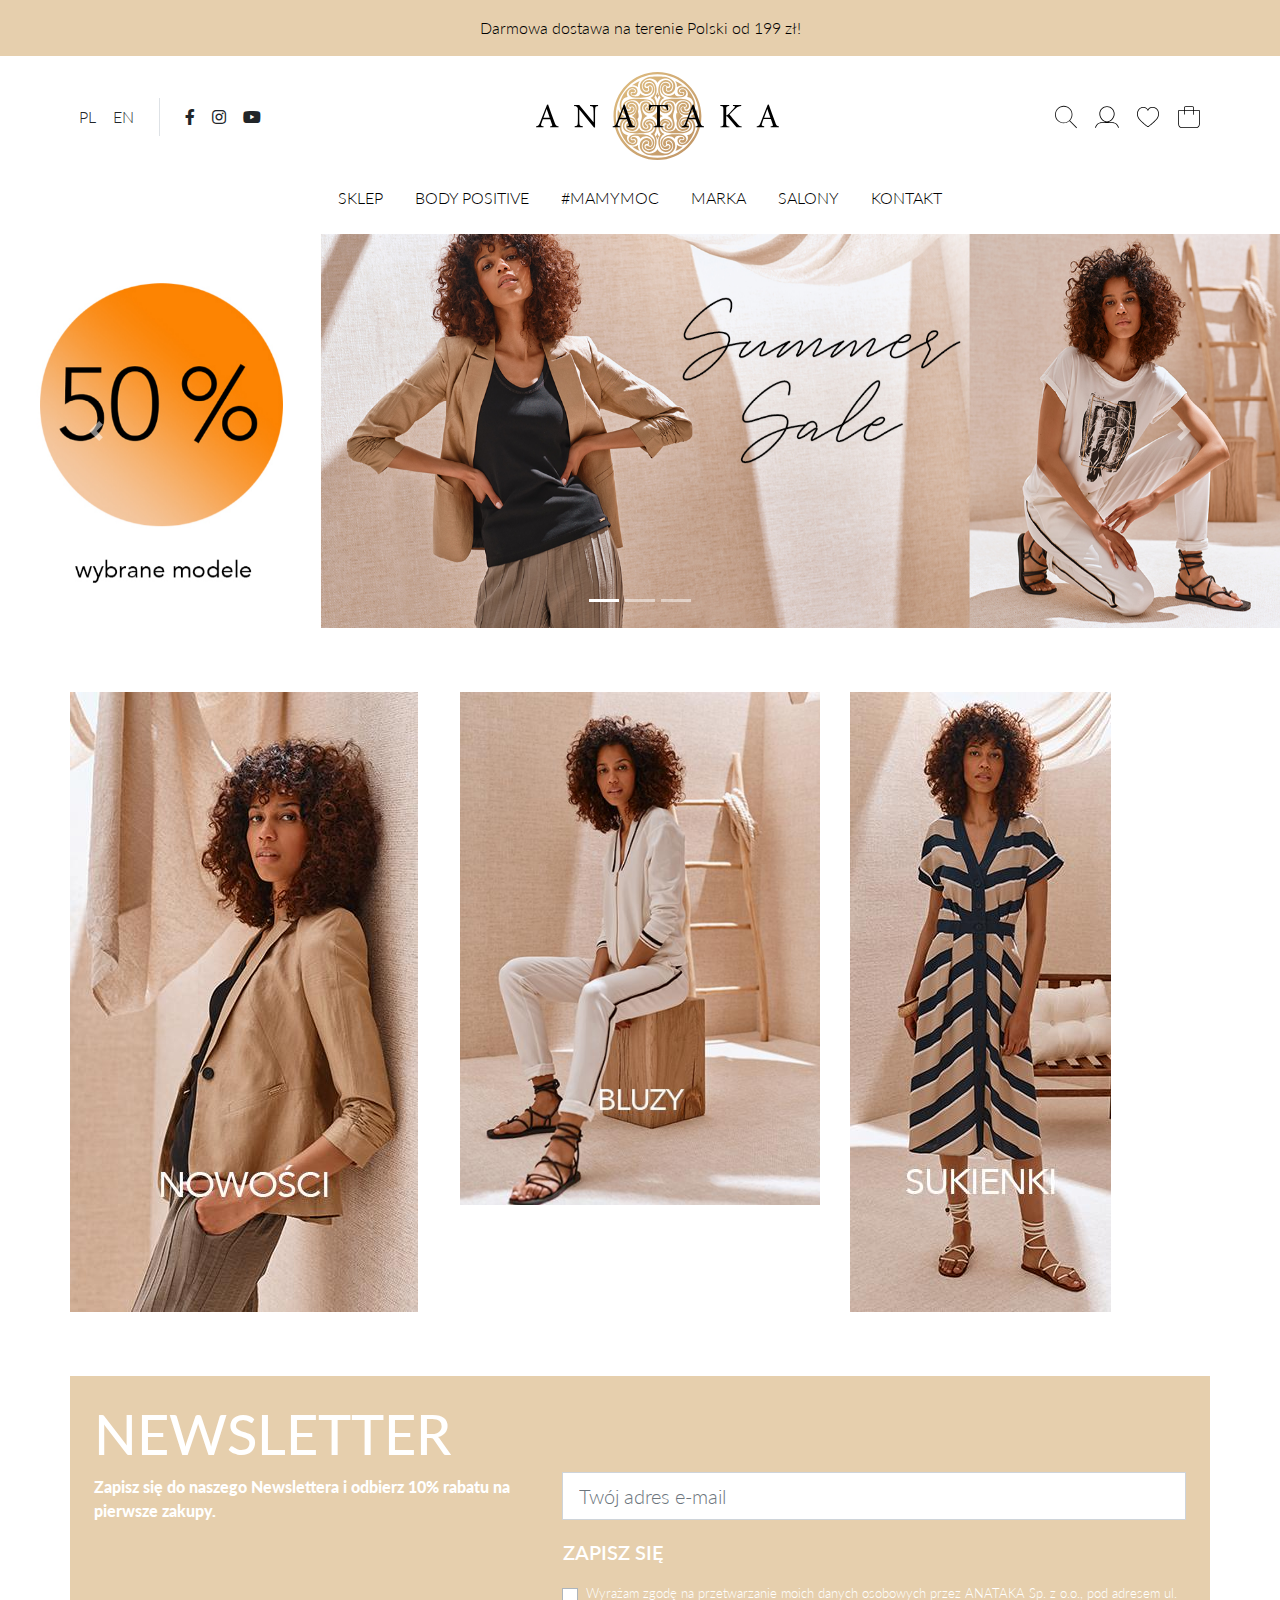
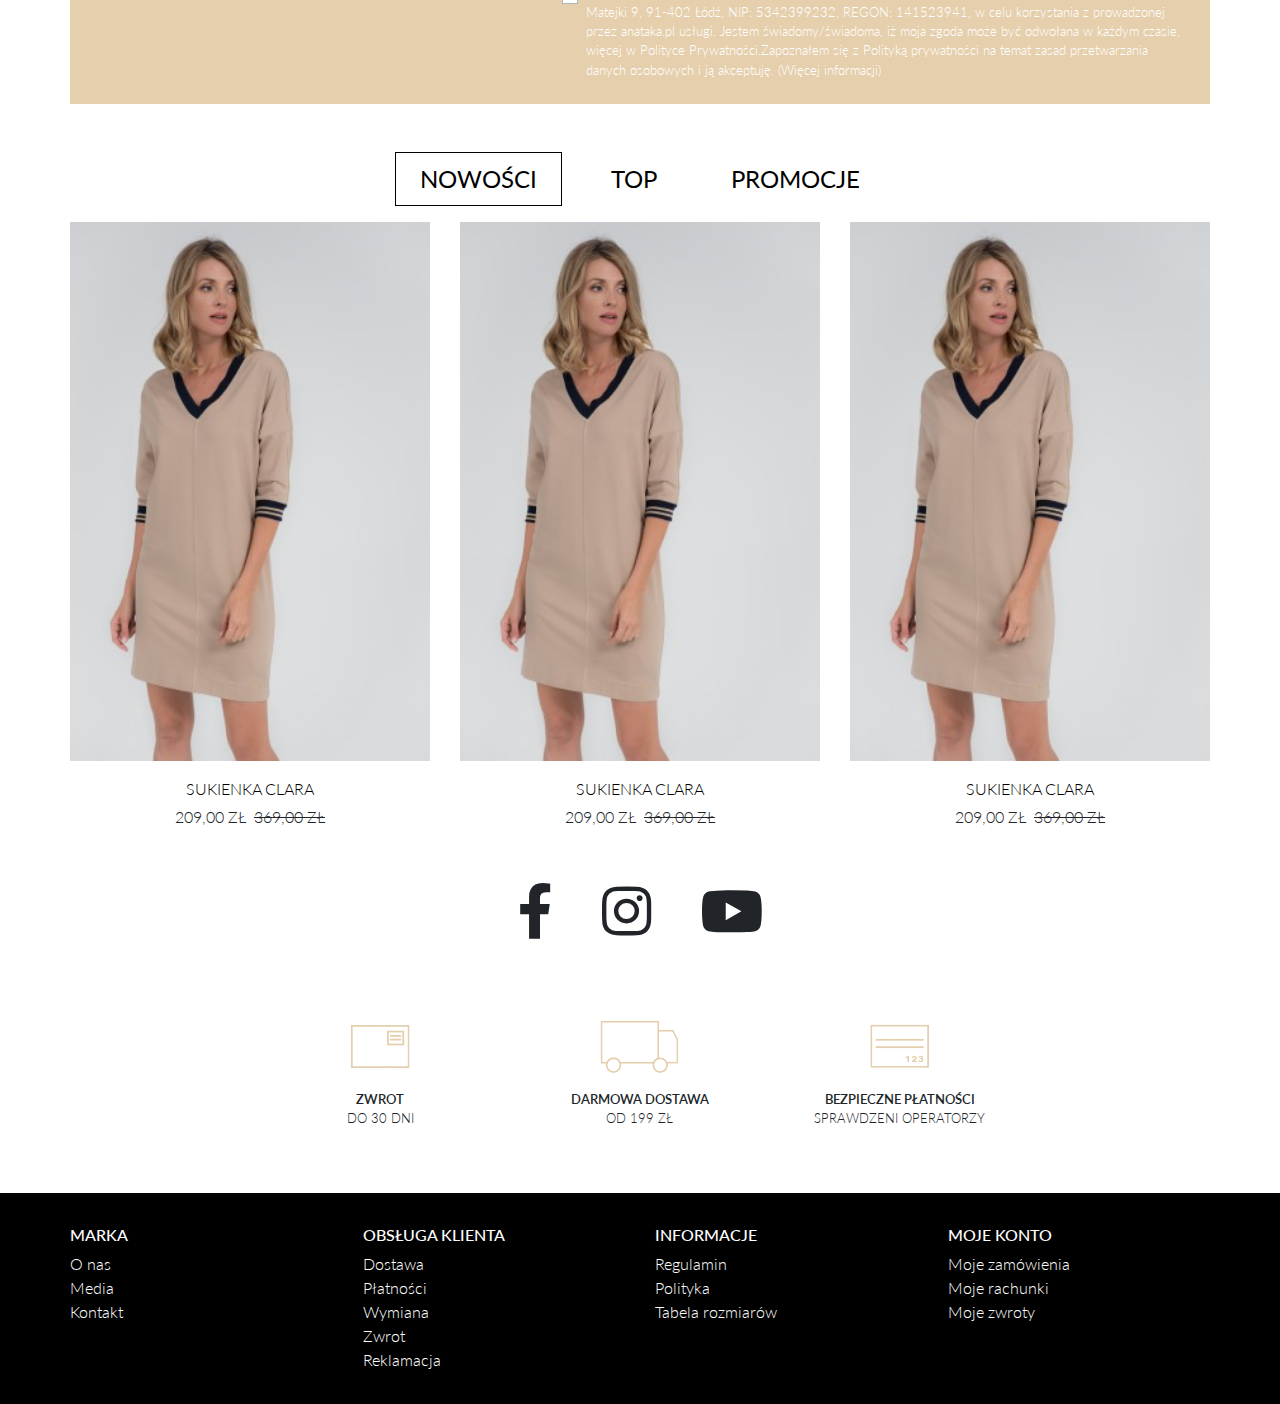
<file: index.html>
<!DOCTYPE html>
<html>

<head>
    <meta charset="utf-8">
    <meta name="viewport" content="width=device-width, initial-scale=1.0, shrink-to-fit=no">
    <title>Anataka</title>
    <link rel="stylesheet" href="assets/bootstrap/css/bootstrap.min.css?h=91039dc37ca10556e438bd87c99ad813">
    <link rel="stylesheet" href="https://fonts.googleapis.com/css?family=Lato:100,100i,300,300i,400,400i,700,700i,900,900i&amp;subset=latin-ext&amp;display=swap">
    <link rel="stylesheet" href="assets/fonts/fontawesome-all.min.css?h=ef9efa29ed5490562c2ff272112d2e97">
    <link rel="stylesheet" href="assets/fonts/line-awesome.min.css?h=ef9efa29ed5490562c2ff272112d2e97">
    <link rel="stylesheet" href="assets/css/libs/flickity.css?h=51fe83a97f0f8d929bf811159752b794">
    <link rel="stylesheet" href="assets/css/libs/jquery.fancybox.css?h=7ec4054ec26e4b52bdc7a7742ac4f113">
    <link rel="stylesheet" href="assets/css/overrides/flickity.compiled.css?h=af395008b7a3338b8fda12cd7c671f80">
    <link rel="stylesheet" href="assets/css/components/ratio.compiled.css?h=7ed4d23639d05bc4ca42c6e16d623b43">
    <link rel="stylesheet" href="assets/css/fx/font-weight.compiled.css?h=6daedb184861f044d67a50abae7c080d">
    <link rel="stylesheet" href="assets/css/fx/opacity.compiled.css?h=f24831ec69501127c3798b17fcaf93b4">
    <link rel="stylesheet" href="assets/css/fx/sizes.compiled.css?h=bc9479e78e737028a15ea59b9e77665c">
    <link rel="stylesheet" href="assets/css/components/fullscreen-modal.compiled.css?h=5a7931fd151bed1d958b0fe4fff8333f">
    <link rel="stylesheet" href="assets/css/bootstrap/bootstrap-grid.compiled.css?h=a0e2c042aafd03611013bb7368c68abb">
    <link rel="stylesheet" href="assets/css/bootstrap/bootstrap-reboot.compiled.css?h=3faab249e5b375346df50ce346e323e8">
    <link rel="stylesheet" href="assets/css/bootstrap/bootstrap.compiled.css?h=be392c9dd5cf15c3ea7e4e466f9e01f9">
    <link rel="stylesheet" href="assets/css/components/svg.compiled.css?h=37b7d010a67d4db066d66cbd81a24fbf">
    <link rel="stylesheet" href="assets/css/page.compiled.css?h=fb7724f3fa5104e232735e4b6ca5fbd2">
    <link rel="stylesheet" href="assets/css/sections/menu.compiled.css?h=950c141364d4915c7a6d8af0ba5e07c8">
</head>

<body>
    <div>
        <header>
            <div class="bg-secondary p-3">
                <p class="text-center mb-0"><a href="page.html">Darmowa dostawa na terenie Polski od 199 zł!</a></p>
            </div>
            <div class="py-3">
                <div class="container">
                    <div class="row no-gutters justify-content-between align-items-center justify-content-sm-center justify-content-lg-between my-n2 mx-sm-n3">
                        <div class="col-12 col-lg-auto order-1 order-lg-2 py-2 px-sm-3">
                            <div class="d-flex justify-content-center"><a href="index.html"><img class="img-fluid" src="assets/img/anataka_logo.svg?h=e80dbbd2b84c2827c10c00f472727e8b" style="height: 90px;"></a></div>
                        </div>
                        <div class="col-auto col-sm-auto order-2 order-lg-1 py-2 px-sm-3">
                            <div class="row no-gutters justify-content-center align-items-center mx-sm-n3">
                                <div class="col-auto px-sm-3">
                                    <div class="btn-group mb-0" role="group"><button class="btn px-2" type="button">PL</button><button class="btn px-2" type="button">EN</button></div>
                                </div>
                                <div class="col-auto d-none d-sm-block border-left px-sm-3">
                                    <div class="btn-group mb-0" role="group"><button class="btn px-2" type="button"><i class="fab fa-facebook-f"></i></button><button class="btn px-2" type="button"><i class="fab fa-instagram"></i></button><button class="btn px-2" type="button"><i class="fab fa-youtube"></i></button></div>
                                </div>
                            </div>
                        </div>
                        <div class="col-auto col-sm-auto order-3 py-2 px-sm-3">
                            <div class="btn-group align-items-center mb-0" role="group"><button class="btn d-flex align-items-center px-2" type="button" data-target="#modal__search" data-toggle="modal"><img class="img-fluid" src="assets/img/icons/ico_search.svg?h=e05d5126dd05a4f3e0a4534c91519120"></button><button class="btn d-flex align-items-center px-2" type="button"><img class="img-fluid" src="assets/img/icons/ico_account.svg?h=fc2a5b53edfbd9ee4308070628c29e49"></button><button class="btn d-flex align-items-center px-2" type="button"><img class="img-fluid" src="assets/img/icons/ico_heart.svg?h=b8b116709a2062edf27e7ac038eca170"></button><button class="btn d-flex align-items-center px-2" type="button"><img class="img-fluid" src="assets/img/icons/ico_bag.svg?h=ec883feb31bb82f657dd22f8e73cc9c0"></button><button class="btn d-flex d-lg-none align-items-center px-2" type="button" data-target="#collapse__menu" data-toggle="collapse"><img src="assets/img/icons/icon-menu_2.svg?h=1f93898562a2f7bb00fe8e6d4bd57f58" style="width: 24px;"></button></div>
                        </div>
                    </div>
                </div>
            </div>
        </header>
        <main>
            <div>
                <div class="container">
                    <div class="d-none d-lg-block mb-3" id="menu__desktop">
                        <ul class="nav text-uppercase justify-content-center">
                            <li class="nav-item"><a class="nav-link active" href="category.html">Sklep</a>
                                <ul class="list-unstyled mb-0">
                                    <li><a class="text-nowrap d-block font-weight-bolder" href="category.html">Nowości</a></li>
                                    <li><a class="text-nowrap d-block" href="category.html">Do -50%</a></li>
                                    <li><a class="text-nowrap d-block" href="category.html">Tylko on-line</a></li>
                                    <li><a class="text-nowrap d-block" href="category.html">Body Positive</a></li>
                                    <li><a class="text-nowrap d-block" href="category.html">Akcja mamymoc</a></li>
                                    <li><a class="text-nowrap d-block" href="category.html">Sukienki</a></li>
                                    <li><a class="text-nowrap d-block" href="category.html">Spódnice</a></li>
                                    <li><a class="text-nowrap d-block" href="category.html">Spodnie</a></li>
                                    <li><a class="text-nowrap d-block" href="category.html">Swetry</a></li>
                                    <li><a class="text-nowrap d-block" href="category.html">Koszule</a></li>
                                    <li><a class="text-nowrap d-block" href="category.html">Kurtki</a></li>
                                    <li><a class="text-nowrap d-block" href="category.html">Kamizelki</a></li>
                                    <li><a class="text-nowrap d-block" href="category.html">Bluzki</a></li>
                                    <li><a class="text-nowrap d-block" href="category.html">Bluzy</a></li>
                                    <li><a class="text-nowrap d-block" href="category.html">Płaszcze</a></li>
                                    <li><a class="text-nowrap d-block" href="category.html">Żakiety</a></li>
                                    <li><a class="text-nowrap d-block" href="category.html">Wyprzedaż</a></li>
                                    <li><a class="text-nowrap d-block" href="category.html">Akcesoria</a></li>
                                </ul>
                            </li>
                            <li class="nav-item"><a class="nav-link" href="category.html">Body Positive</a></li>
                            <li class="nav-item"><a class="nav-link" href="category.html">#mamymoc</a></li>
                            <li class="nav-item"><a class="nav-link" href="about.html">Marka</a></li>
                            <li class="nav-item"><a class="nav-link" href="shops.html">Salony</a></li>
                            <li class="nav-item"><a class="nav-link" href="contact.html">Kontakt</a></li>
                        </ul>
                    </div>
                    <div class="d-lg-none" id="menu__mobile">
                        <div id="collapse__menu" class="collapse mb-2">
                            <ul class="nav flex-column text-uppercase">
                                <li class="nav-item"><span class="d-flex justify-content-between"><a class="active d-flex align-items-center" href="category.html">Sklep</a><button class="btn p-0 btn--noshadow" type="button" data-target="#collapse__menu__1" data-toggle="collapse"><i class="la la-plus"></i></button></span>
                                    <ul class="list-unstyled mb-0 px-3 collapse" id="collapse__menu__1">
                                        <li><a class="text-nowrap d-block font-weight-bolder" href="category.html">Nowości</a></li>
                                        <li><a class="text-nowrap d-block" href="category.html">Do -50%</a></li>
                                        <li><a class="text-nowrap d-block" href="category.html">Tylko on-line</a></li>
                                        <li><a class="text-nowrap d-block" href="category.html">Body Positive</a></li>
                                        <li><a class="text-nowrap d-block" href="category.html">Akcja mamymoc</a></li>
                                        <li><a class="text-nowrap d-block" href="category.html">Sukienki</a></li>
                                        <li><a class="text-nowrap d-block" href="category.html">Spódnice</a></li>
                                        <li><a class="text-nowrap d-block" href="category.html">Spodnie</a></li>
                                        <li><a class="text-nowrap d-block" href="category.html">Swetry</a></li>
                                        <li><a class="text-nowrap d-block" href="category.html">Koszule</a></li>
                                        <li><a class="text-nowrap d-block" href="category.html">Kurtki</a></li>
                                        <li><a class="text-nowrap d-block" href="category.html">Kamizelki</a></li>
                                        <li><a class="text-nowrap d-block" href="category.html">Bluzki</a></li>
                                        <li><a class="text-nowrap d-block" href="category.html">Bluzy</a></li>
                                        <li><a class="text-nowrap d-block" href="category.html">Płaszcze</a></li>
                                        <li><a class="text-nowrap d-block" href="category.html">Żakiety</a></li>
                                        <li><a class="text-nowrap d-block" href="category.html">Wyprzedaż</a></li>
                                        <li><a class="text-nowrap d-block" href="category.html">Akcesoria</a></li>
                                    </ul>
                                </li>
                                <li class="nav-item"><span class="d-flex justify-content-between"><a class="d-flex align-items-center" href="category.html">Body Positive</a></span></li>
                                <li class="nav-item"><span class="d-flex justify-content-between"><a class="d-flex align-items-center" href="category.html">#mamymoc</a></span></li>
                                <li class="nav-item"><span class="d-flex justify-content-between"><a class="d-flex align-items-center" href="about.html">Marka</a></span></li>
                                <li class="nav-item"><span class="d-flex justify-content-between"><a class="d-flex align-items-center" href="shops.html">Salony</a></span></li>
                                <li class="nav-item"><span class="d-flex justify-content-between"><a class="d-flex align-items-center" href="contact.html">Kontakt</a></span></li>
                            </ul>
                        </div>
                    </div>
                </div>
            </div>
            <div>
                <div class="container-fluid p-0">
                    <div class="carousel slide" data-ride="carousel" id="carousel-1">
                        <div class="carousel-inner">
                            <div class="carousel-item active"><a class="d-block" href="category.html"><img class="img-fluid" src="assets/img/banners/ana_ss21_baner_50.jpeg?h=bb9433557cd7998aa2f307fb0de6f65a" alt="Slide Image"></a></div>
                            <div class="carousel-item"><a class="d-block" href="category.html"><img class="img-fluid" src="assets/img/banners/ana_aw22_baner_premiera1.jpg?h=f72b9e33ca6ff647fb3d633492559a5a" alt="Slide Image"></a></div>
                            <div class="carousel-item"><a class="d-block" href="category.html"><img class="img-fluid" src="assets/img/banners/idealne-sukienki-nad-morze_Anataka.jpeg?h=4d1aef3a8e939987e74232ada6299146" alt="Slide Image"></a></div>
                        </div>
                        <div><a class="carousel-control-prev" href="#carousel-1" role="button" data-slide="prev"><span class="carousel-control-prev-icon"></span><span class="sr-only">Previous</span></a><a class="carousel-control-next" href="#carousel-1" role="button" data-slide="next"><span class="carousel-control-next-icon"></span><span class="sr-only">Next</span></a></div>
                        <ol class="carousel-indicators">
                            <li data-target="#carousel-1" data-slide-to="0" class="active"></li>
                            <li data-target="#carousel-1" data-slide-to="1"></li>
                            <li data-target="#carousel-1" data-slide-to="2"></li>
                        </ol>
                    </div>
                </div>
            </div>
            <div class="py-5">
                <div class="container">
                    <div class="row justify-content-center">
                        <div class="col-6 col-sm-6 col-md-4 py-3">
                            <div class="d-flex justify-content-center justify-content-md-start"><a class="d-inline-block" href="category.html"><img class="img-fluid" src="assets/img/promo/promo_1.jpeg?h=0d59c76464da168ef07c7468e47f7107"></a></div>
                        </div>
                        <div class="col-6 col-sm-6 col-md-4 py-3">
                            <div class="d-flex justify-content-center justify-content-md-start"><a class="d-inline-block" href="category.html"><img class="img-fluid" src="assets/img/promo/promo_2.jpeg?h=2a9e0303b30b60ce0c221ceb06fe75eb"></a></div>
                        </div>
                        <div class="col-6 col-sm-12 col-md-4 d-none d-md-block py-3">
                            <div class="d-flex justify-content-center justify-content-md-start"><a class="d-inline-block" href="category.html"><img class="img-fluid" src="assets/img/promo/promo-3.jpeg?h=6d8f99cbca20382410f95fcd344e5d9c"></a></div>
                        </div>
                    </div>
                </div>
            </div>
            <div>
                <div class="container">
                    <div class="text-white bg-secondary py-2 px-4">
                        <div class="row">
                            <div class="col-12 col-xl-5 py-3 mb-xl-5">
                                <h1 class="display-4 text-uppercase font-weight--500">Newsletter</h1>
                                <p class="mb-0 font-weight-bold"><strong>Zapisz się do naszego Newslettera i odbierz 10% rabatu na pierwsze zakupy.</strong><br></p>
                            </div>
                            <div class="col-12 col-xl-7 py-3">
                                <form class="mt-xl-4 pt-xl-5">
                                    <div class="form-group"><input class="form-control form-control-lg" type="text" placeholder="Twój adres e-mail"></div>
                                    <div class="form-group"><button class="btn btn-lg text-uppercase text-white p-0 font-weight-bold" type="button">Zapisz się</button></div>
                                    <div class="form-group mb-0">
                                        <div class="custom-control custom-checkbox"><input class="custom-control-input" type="checkbox" id="formCheck-1"><label class="custom-control-label" for="formCheck-1"><small class="d-block">Wyrażam zgodę na przetwarzanie moich danych osobowych przez ANATAKA Sp. z o.o., pod adresem ul. Matejki 9, 91-402 Łódź, NIP: 5342399232, REGON: 141523941, w celu korzystania z prowadzonej przez anataka.pl usługi. Jestem świadomy/świadoma, iż moja zgoda może być odwołana w każdym czasie, więcej w Polityce Prywatności.Zapoznałem się z Polityką prywatności na temat zasad przetwarzania danych osobowych i ją akceptuję. (Więcej informacji)<br></small></label></div>
                                    </div>
                                </form>
                            </div>
                        </div>
                    </div>
                </div>
            </div>
            <div class="pb-4 pt-5">
                <div class="container">
                    <div id="tabs__promo">
                        <ul class="nav nav-pills text-uppercase justify-content-center mb-3 pills--bordered pills--lg mx-n1 mx-sm-n2" role="tablist">
                            <li class="nav-item px-1 mx-2" role="presentation"><a class="nav-link active p-2 px-sm-3 px-md-4" role="tab" data-toggle="pill" href="#tab-1">Nowości</a></li>
                            <li class="nav-item px-1 mx-2" role="presentation"><a class="nav-link p-2 px-sm-3 px-md-4" role="tab" data-toggle="pill" href="#tab-2">Top</a></li>
                            <li class="nav-item px-1 mx-2" role="presentation"><a class="nav-link p-2 px-sm-3 px-md-4" role="tab" data-toggle="pill" href="#tab-3">Promocje</a></li>
                        </ul>
                        <div class="tab-content">
                            <div class="tab-pane fade show active" role="tabpanel" id="tab-1">
                                <div class="overflow-hidden">
                                    <div class="row flex-nowrap my-n3 flickity--slider">
                                        <div class="col-12 col-sm-6 col-lg-4 py-3">
                                            <div class="card border-0"><a class="d-block" href="product.html">
                                                    <div class="mb-3">
                                                        <div><img class="img-fluid w-100" src="assets/img/products/sukienka-clara.jpeg?h=8f7d3babf50ace28d7dd3891fbc56ceb"></div>
                                                    </div>
                                                </a>
                                                <div class="card-body p-0">
                                                    <p class="text-uppercase text-center card-text mb-1"><a href="product.html">SUKIENKA CLARA</a></p>
                                                    <ul class="list-inline text-uppercase d-flex justify-content-center">
                                                        <li class="list-inline-item">209,00 zł</li>
                                                        <li class="list-inline-item"><span style="text-decoration: line-through;">369,00 zł</span></li>
                                                    </ul>
                                                </div>
                                            </div>
                                        </div>
                                        <div class="col-12 col-sm-6 col-lg-4 py-3">
                                            <div class="card border-0"><a class="d-block" href="product.html">
                                                    <div class="mb-3">
                                                        <div><img class="img-fluid w-100" src="assets/img/products/sukienka-clara.jpeg?h=8f7d3babf50ace28d7dd3891fbc56ceb"></div>
                                                    </div>
                                                </a>
                                                <div class="card-body p-0">
                                                    <p class="text-uppercase text-center card-text mb-1"><a href="product.html">SUKIENKA CLARA</a></p>
                                                    <ul class="list-inline text-uppercase d-flex justify-content-center">
                                                        <li class="list-inline-item">209,00 zł</li>
                                                        <li class="list-inline-item"><span style="text-decoration: line-through;">369,00 zł</span></li>
                                                    </ul>
                                                </div>
                                            </div>
                                        </div>
                                        <div class="col-12 col-sm-6 col-lg-4 py-3">
                                            <div class="card border-0"><a class="d-block" href="product.html">
                                                    <div class="mb-3">
                                                        <div><img class="img-fluid w-100" src="assets/img/products/sukienka-clara.jpeg?h=8f7d3babf50ace28d7dd3891fbc56ceb"></div>
                                                    </div>
                                                </a>
                                                <div class="card-body p-0">
                                                    <p class="text-uppercase text-center card-text mb-1"><a href="product.html">SUKIENKA CLARA</a></p>
                                                    <ul class="list-inline text-uppercase d-flex justify-content-center">
                                                        <li class="list-inline-item">209,00 zł</li>
                                                        <li class="list-inline-item"><span style="text-decoration: line-through;">369,00 zł</span></li>
                                                    </ul>
                                                </div>
                                            </div>
                                        </div>
                                        <div class="col-12 col-sm-6 col-lg-4 py-3">
                                            <div class="card border-0"><a class="d-block" href="product.html">
                                                    <div class="mb-3">
                                                        <div><img class="img-fluid w-100" src="assets/img/products/sukienka-clara.jpeg?h=8f7d3babf50ace28d7dd3891fbc56ceb"></div>
                                                    </div>
                                                </a>
                                                <div class="card-body p-0">
                                                    <p class="text-uppercase text-center card-text mb-1"><a href="product.html">SUKIENKA CLARA</a></p>
                                                    <ul class="list-inline text-uppercase d-flex justify-content-center">
                                                        <li class="list-inline-item">209,00 zł</li>
                                                        <li class="list-inline-item"><span style="text-decoration: line-through;">369,00 zł</span></li>
                                                    </ul>
                                                </div>
                                            </div>
                                        </div>
                                        <div class="col-12 col-sm-6 col-lg-4 py-3">
                                            <div class="card border-0"><a class="d-block" href="product.html">
                                                    <div class="mb-3">
                                                        <div><img class="img-fluid w-100" src="assets/img/products/sukienka-clara.jpeg?h=8f7d3babf50ace28d7dd3891fbc56ceb"></div>
                                                    </div>
                                                </a>
                                                <div class="card-body p-0">
                                                    <p class="text-uppercase text-center card-text mb-1"><a href="product.html">SUKIENKA CLARA</a></p>
                                                    <ul class="list-inline text-uppercase d-flex justify-content-center">
                                                        <li class="list-inline-item">209,00 zł</li>
                                                        <li class="list-inline-item"><span style="text-decoration: line-through;">369,00 zł</span></li>
                                                    </ul>
                                                </div>
                                            </div>
                                        </div>
                                        <div class="col-12 col-sm-6 col-lg-4 py-3">
                                            <div class="card border-0"><a class="d-block" href="product.html">
                                                    <div class="mb-3">
                                                        <div><img class="img-fluid w-100" src="assets/img/products/sukienka-clara.jpeg?h=8f7d3babf50ace28d7dd3891fbc56ceb"></div>
                                                    </div>
                                                </a>
                                                <div class="card-body p-0">
                                                    <p class="text-uppercase text-center card-text mb-1"><a href="product.html">SUKIENKA CLARA</a></p>
                                                    <ul class="list-inline text-uppercase d-flex justify-content-center">
                                                        <li class="list-inline-item">209,00 zł</li>
                                                        <li class="list-inline-item"><span style="text-decoration: line-through;">369,00 zł</span></li>
                                                    </ul>
                                                </div>
                                            </div>
                                        </div>
                                    </div>
                                </div>
                            </div>
                            <div class="tab-pane fade" role="tabpanel" id="tab-2">
                                <div class="overflow-hidden">
                                    <div class="row flex-nowrap my-n3 flickity--slider">
                                        <div class="col-12 col-sm-6 col-lg-4 py-3">
                                            <div class="card border-0"><a class="d-block" href="product.html">
                                                    <div class="mb-3">
                                                        <div><img class="img-fluid w-100" src="assets/img/products/sukienka-clara.jpeg?h=8f7d3babf50ace28d7dd3891fbc56ceb"></div>
                                                    </div>
                                                </a>
                                                <div class="card-body p-0">
                                                    <p class="text-uppercase text-center card-text mb-1"><a href="product.html">SUKIENKA CLARA</a></p>
                                                    <ul class="list-inline text-uppercase d-flex justify-content-center">
                                                        <li class="list-inline-item">209,00 zł</li>
                                                        <li class="list-inline-item"><span style="text-decoration: line-through;">369,00 zł</span></li>
                                                    </ul>
                                                </div>
                                            </div>
                                        </div>
                                        <div class="col-12 col-sm-6 col-lg-4 py-3">
                                            <div class="card border-0"><a class="d-block" href="product.html">
                                                    <div class="mb-3">
                                                        <div><img class="img-fluid w-100" src="assets/img/products/sukienka-clara.jpeg?h=8f7d3babf50ace28d7dd3891fbc56ceb"></div>
                                                    </div>
                                                </a>
                                                <div class="card-body p-0">
                                                    <p class="text-uppercase text-center card-text mb-1"><a href="product.html">SUKIENKA CLARA</a></p>
                                                    <ul class="list-inline text-uppercase d-flex justify-content-center">
                                                        <li class="list-inline-item">209,00 zł</li>
                                                        <li class="list-inline-item"><span style="text-decoration: line-through;">369,00 zł</span></li>
                                                    </ul>
                                                </div>
                                            </div>
                                        </div>
                                        <div class="col-12 col-sm-6 col-lg-4 py-3">
                                            <div class="card border-0"><a class="d-block" href="product.html">
                                                    <div class="mb-3">
                                                        <div><img class="img-fluid w-100" src="assets/img/products/sukienka-clara.jpeg?h=8f7d3babf50ace28d7dd3891fbc56ceb"></div>
                                                    </div>
                                                </a>
                                                <div class="card-body p-0">
                                                    <p class="text-uppercase text-center card-text mb-1"><a href="product.html">SUKIENKA CLARA</a></p>
                                                    <ul class="list-inline text-uppercase d-flex justify-content-center">
                                                        <li class="list-inline-item">209,00 zł</li>
                                                        <li class="list-inline-item"><span style="text-decoration: line-through;">369,00 zł</span></li>
                                                    </ul>
                                                </div>
                                            </div>
                                        </div>
                                        <div class="col-12 col-sm-6 col-lg-4 py-3">
                                            <div class="card border-0"><a class="d-block" href="product.html">
                                                    <div class="mb-3">
                                                        <div><img class="img-fluid w-100" src="assets/img/products/sukienka-clara.jpeg?h=8f7d3babf50ace28d7dd3891fbc56ceb"></div>
                                                    </div>
                                                </a>
                                                <div class="card-body p-0">
                                                    <p class="text-uppercase text-center card-text mb-1"><a href="product.html">SUKIENKA CLARA</a></p>
                                                    <ul class="list-inline text-uppercase d-flex justify-content-center">
                                                        <li class="list-inline-item">209,00 zł</li>
                                                        <li class="list-inline-item"><span style="text-decoration: line-through;">369,00 zł</span></li>
                                                    </ul>
                                                </div>
                                            </div>
                                        </div>
                                        <div class="col-12 col-sm-6 col-lg-4 py-3">
                                            <div class="card border-0"><a class="d-block" href="product.html">
                                                    <div class="mb-3">
                                                        <div><img class="img-fluid w-100" src="assets/img/products/sukienka-clara.jpeg?h=8f7d3babf50ace28d7dd3891fbc56ceb"></div>
                                                    </div>
                                                </a>
                                                <div class="card-body p-0">
                                                    <p class="text-uppercase text-center card-text mb-1"><a href="product.html">SUKIENKA CLARA</a></p>
                                                    <ul class="list-inline text-uppercase d-flex justify-content-center">
                                                        <li class="list-inline-item">209,00 zł</li>
                                                        <li class="list-inline-item"><span style="text-decoration: line-through;">369,00 zł</span></li>
                                                    </ul>
                                                </div>
                                            </div>
                                        </div>
                                        <div class="col-12 col-sm-6 col-lg-4 py-3">
                                            <div class="card border-0"><a class="d-block" href="product.html">
                                                    <div class="mb-3">
                                                        <div><img class="img-fluid w-100" src="assets/img/products/sukienka-clara.jpeg?h=8f7d3babf50ace28d7dd3891fbc56ceb"></div>
                                                    </div>
                                                </a>
                                                <div class="card-body p-0">
                                                    <p class="text-uppercase text-center card-text mb-1"><a href="product.html">SUKIENKA CLARA</a></p>
                                                    <ul class="list-inline text-uppercase d-flex justify-content-center">
                                                        <li class="list-inline-item">209,00 zł</li>
                                                        <li class="list-inline-item"><span style="text-decoration: line-through;">369,00 zł</span></li>
                                                    </ul>
                                                </div>
                                            </div>
                                        </div>
                                    </div>
                                </div>
                            </div>
                            <div class="tab-pane fade" role="tabpanel" id="tab-3">
                                <div class="overflow-hidden">
                                    <div class="row flex-nowrap my-n3 flickity--slider">
                                        <div class="col-12 col-sm-6 col-lg-4 py-3">
                                            <div class="card border-0"><a class="d-block" href="product.html">
                                                    <div class="mb-3">
                                                        <div><img class="img-fluid w-100" src="assets/img/products/sukienka-clara.jpeg?h=8f7d3babf50ace28d7dd3891fbc56ceb"></div>
                                                    </div>
                                                </a>
                                                <div class="card-body p-0">
                                                    <p class="text-uppercase text-center card-text mb-1"><a href="product.html">SUKIENKA CLARA</a></p>
                                                    <ul class="list-inline text-uppercase d-flex justify-content-center">
                                                        <li class="list-inline-item">209,00 zł</li>
                                                        <li class="list-inline-item"><span style="text-decoration: line-through;">369,00 zł</span></li>
                                                    </ul>
                                                </div>
                                            </div>
                                        </div>
                                        <div class="col-12 col-sm-6 col-lg-4 py-3">
                                            <div class="card border-0"><a class="d-block" href="product.html">
                                                    <div class="mb-3">
                                                        <div><img class="img-fluid w-100" src="assets/img/products/sukienka-clara.jpeg?h=8f7d3babf50ace28d7dd3891fbc56ceb"></div>
                                                    </div>
                                                </a>
                                                <div class="card-body p-0">
                                                    <p class="text-uppercase text-center card-text mb-1"><a href="product.html">SUKIENKA CLARA</a></p>
                                                    <ul class="list-inline text-uppercase d-flex justify-content-center">
                                                        <li class="list-inline-item">209,00 zł</li>
                                                        <li class="list-inline-item"><span style="text-decoration: line-through;">369,00 zł</span></li>
                                                    </ul>
                                                </div>
                                            </div>
                                        </div>
                                        <div class="col-12 col-sm-6 col-lg-4 py-3">
                                            <div class="card border-0"><a class="d-block" href="product.html">
                                                    <div class="mb-3">
                                                        <div><img class="img-fluid w-100" src="assets/img/products/sukienka-clara.jpeg?h=8f7d3babf50ace28d7dd3891fbc56ceb"></div>
                                                    </div>
                                                </a>
                                                <div class="card-body p-0">
                                                    <p class="text-uppercase text-center card-text mb-1"><a href="product.html">SUKIENKA CLARA</a></p>
                                                    <ul class="list-inline text-uppercase d-flex justify-content-center">
                                                        <li class="list-inline-item">209,00 zł</li>
                                                        <li class="list-inline-item"><span style="text-decoration: line-through;">369,00 zł</span></li>
                                                    </ul>
                                                </div>
                                            </div>
                                        </div>
                                        <div class="col-12 col-sm-6 col-lg-4 py-3">
                                            <div class="card border-0"><a class="d-block" href="product.html">
                                                    <div class="mb-3">
                                                        <div><img class="img-fluid w-100" src="assets/img/products/sukienka-clara.jpeg?h=8f7d3babf50ace28d7dd3891fbc56ceb"></div>
                                                    </div>
                                                </a>
                                                <div class="card-body p-0">
                                                    <p class="text-uppercase text-center card-text mb-1"><a href="product.html">SUKIENKA CLARA</a></p>
                                                    <ul class="list-inline text-uppercase d-flex justify-content-center">
                                                        <li class="list-inline-item">209,00 zł</li>
                                                        <li class="list-inline-item"><span style="text-decoration: line-through;">369,00 zł</span></li>
                                                    </ul>
                                                </div>
                                            </div>
                                        </div>
                                        <div class="col-12 col-sm-6 col-lg-4 py-3">
                                            <div class="card border-0"><a class="d-block" href="product.html">
                                                    <div class="mb-3">
                                                        <div><img class="img-fluid w-100" src="assets/img/products/sukienka-clara.jpeg?h=8f7d3babf50ace28d7dd3891fbc56ceb"></div>
                                                    </div>
                                                </a>
                                                <div class="card-body p-0">
                                                    <p class="text-uppercase text-center card-text mb-1"><a href="product.html">SUKIENKA CLARA</a></p>
                                                    <ul class="list-inline text-uppercase d-flex justify-content-center">
                                                        <li class="list-inline-item">209,00 zł</li>
                                                        <li class="list-inline-item"><span style="text-decoration: line-through;">369,00 zł</span></li>
                                                    </ul>
                                                </div>
                                            </div>
                                        </div>
                                        <div class="col-12 col-sm-6 col-lg-4 py-3">
                                            <div class="card border-0"><a class="d-block" href="product.html">
                                                    <div class="mb-3">
                                                        <div><img class="img-fluid w-100" src="assets/img/products/sukienka-clara.jpeg?h=8f7d3babf50ace28d7dd3891fbc56ceb"></div>
                                                    </div>
                                                </a>
                                                <div class="card-body p-0">
                                                    <p class="text-uppercase text-center card-text mb-1"><a href="product.html">SUKIENKA CLARA</a></p>
                                                    <ul class="list-inline text-uppercase d-flex justify-content-center">
                                                        <li class="list-inline-item">209,00 zł</li>
                                                        <li class="list-inline-item"><span style="text-decoration: line-through;">369,00 zł</span></li>
                                                    </ul>
                                                </div>
                                            </div>
                                        </div>
                                    </div>
                                </div>
                            </div>
                        </div>
                    </div>
                </div>
            </div>
            <div class="py-0">
                <div class="container">
                    <div class="d-flex justify-content-center">
                        <div class="btn-group" role="group"><button class="btn btn-lg btn--noshadow px-3 px-sm-4" type="button"><i class="fab fa-facebook-f display-4"></i></button><button class="btn btn-lg btn--noshadow px-3 px-sm-4" type="button"><i class="fab fa-instagram display-4"></i></button><button class="btn btn-lg btn--noshadow px-3 px-sm-4" type="button"><i class="fab fa-youtube display-4"></i></button></div>
                    </div>
                </div>
            </div>
            <div class="py-5">
                <div class="container">
                    <div class="row justify-content-center">
                        <div class="col-lg-10 col-xl-8">
                            <div class="row justify-content-center">
                                <div class="col-4 py-3 px-1">
                                    <div class="d-flex justify-content-center"><button class="btn text-uppercase btn--noshadow p-0 small" type="button"><span class="d-flex justify-content-center align-items-center mb-3" style="height: 55px;"><img class="img-fluid" src="assets/img/icons/pikto1.png?h=7375d8fbe6e326cde12367f03c962177"></span><small class="d-block font-weight-bold">Zwrot</small><small class="d-block">do 30 dni</small></button></div>
                                </div>
                                <div class="col-4 py-3 px-1">
                                    <div class="d-flex justify-content-center"><button class="btn text-uppercase btn--noshadow p-0 small" type="button"><span class="d-flex justify-content-center align-items-center mb-3" style="height: 55px;"><img class="img-fluid" src="assets/img/icons/pikto2.png?h=072111cf9dea54b4f3bafe4f5cd7b293"></span><small class="d-block font-weight-bold">Darmowa dostawa</small><small class="d-block">od 199 zł</small></button></div>
                                </div>
                                <div class="col-4 py-3 px-1">
                                    <div class="d-flex justify-content-center"><button class="btn text-uppercase btn--noshadow p-0 small" type="button"><span class="d-flex justify-content-center align-items-center mb-3" style="height: 55px;"><img class="img-fluid" src="assets/img/icons/pikto3.png?h=ce9308970a6722d87556ac768726c0e1"></span><small class="d-block font-weight-bold">Bezpieczne płatności</small><small class="d-block">sprawdzeni operatorzy</small></button></div>
                                </div>
                            </div>
                        </div>
                    </div>
                </div>
            </div>
        </main>
        <footer>
            <div class="text-white bg-primary py-3">
                <div class="container">
                    <div class="row">
                        <div class="col-12 col-sm-6 col-lg-3 py-3">
                            <h3 class="text-uppercase h6">Marka</h3>
                            <ul class="list-unstyled mb-0">
                                <li><a class="text-white" href="about.html">O nas</a></li>
                                <li><a class="text-white" href="page.html">Media</a></li>
                                <li><a class="text-white" href="contact.html">Kontakt</a></li>
                            </ul>
                        </div>
                        <div class="col-12 col-sm-6 col-lg-3 py-3">
                            <h3 class="text-uppercase h6">Obsługa klienta</h3>
                            <ul class="list-unstyled mb-0">
                                <li><a class="text-white" href="page.html">Dostawa</a></li>
                                <li><a class="text-white" href="page.html">Płatności</a></li>
                                <li><a class="text-white" href="page.html">Wymiana</a></li>
                                <li><a class="text-white" href="page.html">Zwrot</a></li>
                                <li><a class="text-white" href="page.html">Reklamacja</a></li>
                            </ul>
                        </div>
                        <div class="col-12 col-sm-6 col-lg-3 py-3">
                            <h3 class="text-uppercase h6">Informacje</h3>
                            <ul class="list-unstyled mb-0">
                                <li><a class="text-white" href="page.html">Regulamin</a></li>
                                <li><a class="text-white" href="page.html">Polityka</a></li>
                                <li><a class="text-white" href="sizes.html">Tabela rozmiarów</a></li>
                            </ul>
                        </div>
                        <div class="col-12 col-sm-6 col-lg-3 py-3">
                            <h3 class="text-uppercase h6">Moje konto</h3>
                            <ul class="list-unstyled mb-0">
                                <li><a class="text-white" href="#">Moje zamówienia</a></li>
                                <li><a class="text-white" href="#">Moje rachunki</a></li>
                                <li><a class="text-white" href="#">Moje zwroty</a></li>
                            </ul>
                        </div>
                    </div>
                </div>
            </div>
        </footer>
    </div>
    <div>
        <div class="modal fade" role="dialog" tabindex="-1" id="modal__search" data-backdrop="static" data-keyboard="false">
            <div class="modal-dialog modal-dialog-centered" role="document">
                <div class="modal-content">
                    <div class="modal-body p-0">
                        <div>
                            <div class="row no-gutters justify-content-end">
                                <div class="col-auto"><button class="btn btn-lg d-flex align-items-center p-2" type="button" data-target="#modal__search" data-toggle="modal"><i class="la la-times"></i></button></div>
                            </div>
                        </div>
                        <form>
                            <div class="p-5">
                                <div class="form-row mb-3">
                                    <div class="col"><input class="form-control form-control-lg" type="text" placeholder="Wpisz nazwę produktu"></div>
                                </div>
                                <div class="form-row">
                                    <div class="col">
                                        <div class="d-flex justify-content-end"><button class="btn btn-primary font-weight-bold" type="button">Wyszukaj w sklepie</button></div>
                                    </div>
                                </div>
                            </div>
                        </form>
                    </div>
                </div>
            </div>
        </div>
    </div>
    <script src="assets/js/jquery.min.js?h=89312d34339dcd686309fe284b3f226f"></script>
    <script src="assets/bootstrap/js/bootstrap.min.js?h=2504f2315ca47ea4d62e67e20a5551d7"></script>
    <script src="assets/js/libs/jquery.fancybox.js?h=b63c7cca1b5e4bd57bd854c444b895c9"></script>
    <script src="assets/js/libs/flickity.pkgd.min.js?h=8625a9d2a4f797e756dbd299c2d74fc2"></script>
    <script src="assets/js/components/svg.js?h=d9ea285243bbaa184c8b082f54b30ff4"></script>
    <script src="assets/js/page.js?h=6b45ee3f322378dc3faf859cb456034a"></script>
    <script src="assets/js/triggers/flickity.js?h=61e535f0b5b04eacd8701dedfd4e9adc"></script>
</body>

</html>
</file>
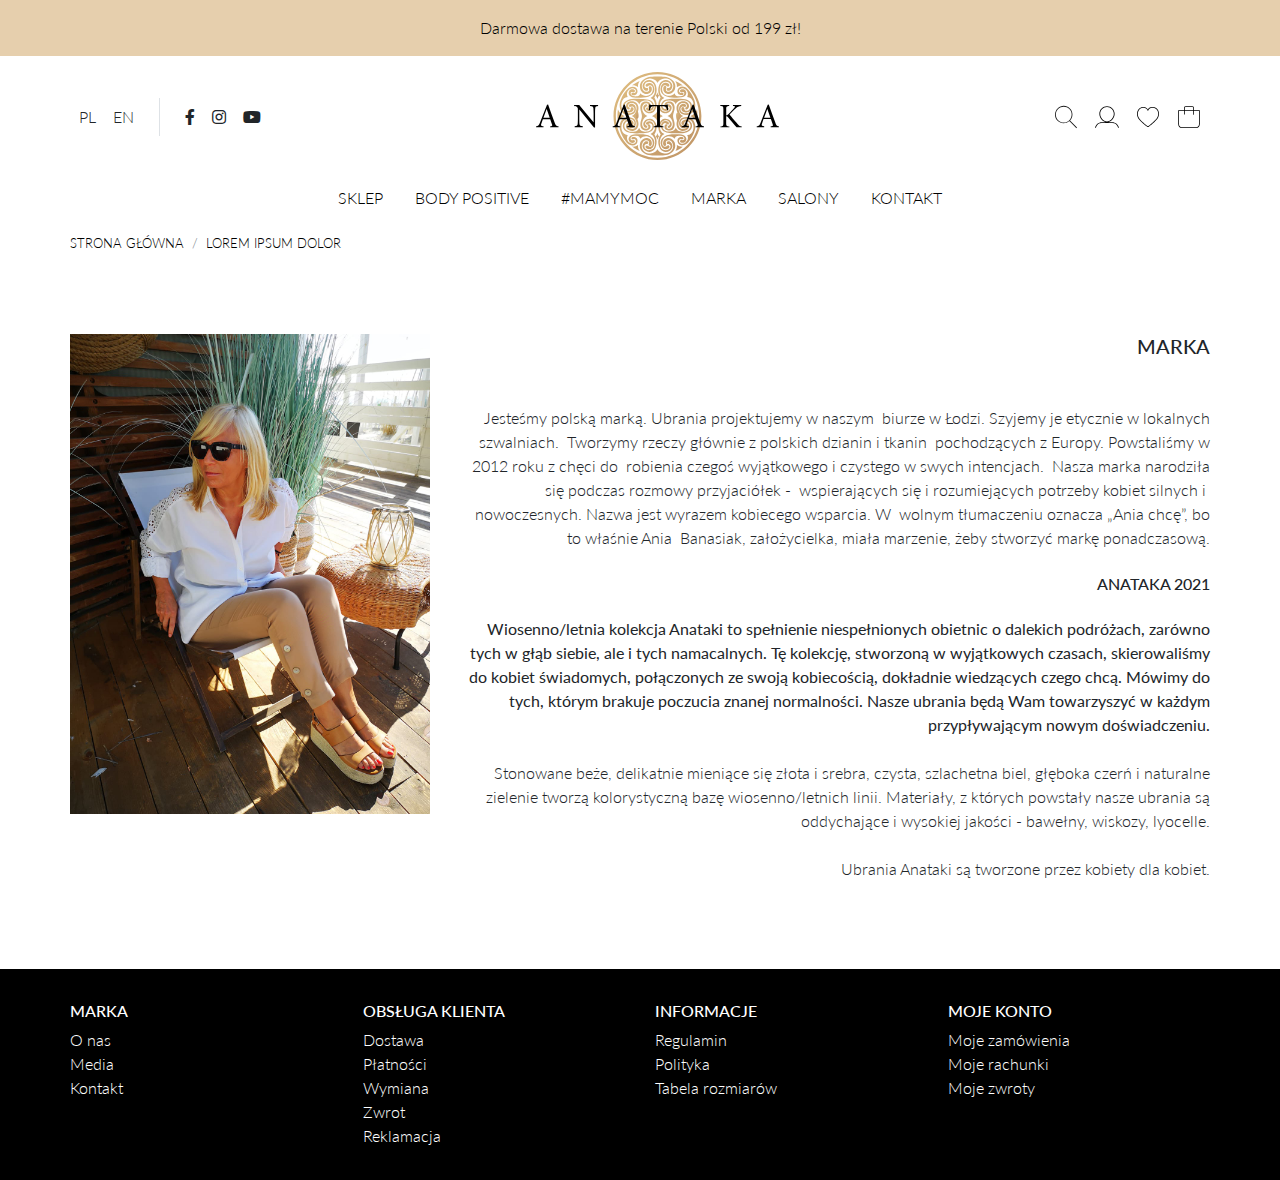
<file: about.html>
<!DOCTYPE html>
<html>

<head>
    <meta charset="utf-8">
    <meta name="viewport" content="width=device-width, initial-scale=1.0, shrink-to-fit=no">
    <title>Anataka</title>
    <link rel="stylesheet" href="assets/bootstrap/css/bootstrap.min.css?h=91039dc37ca10556e438bd87c99ad813">
    <link rel="stylesheet" href="https://fonts.googleapis.com/css?family=Lato:100,100i,300,300i,400,400i,700,700i,900,900i&amp;subset=latin-ext&amp;display=swap">
    <link rel="stylesheet" href="assets/fonts/fontawesome-all.min.css?h=ef9efa29ed5490562c2ff272112d2e97">
    <link rel="stylesheet" href="assets/fonts/line-awesome.min.css?h=ef9efa29ed5490562c2ff272112d2e97">
    <link rel="stylesheet" href="assets/css/libs/flickity.css?h=51fe83a97f0f8d929bf811159752b794">
    <link rel="stylesheet" href="assets/css/libs/jquery.fancybox.css?h=7ec4054ec26e4b52bdc7a7742ac4f113">
    <link rel="stylesheet" href="assets/css/overrides/flickity.compiled.css?h=af395008b7a3338b8fda12cd7c671f80">
    <link rel="stylesheet" href="assets/css/components/ratio.compiled.css?h=7ed4d23639d05bc4ca42c6e16d623b43">
    <link rel="stylesheet" href="assets/css/fx/font-weight.compiled.css?h=6daedb184861f044d67a50abae7c080d">
    <link rel="stylesheet" href="assets/css/fx/opacity.compiled.css?h=f24831ec69501127c3798b17fcaf93b4">
    <link rel="stylesheet" href="assets/css/fx/sizes.compiled.css?h=bc9479e78e737028a15ea59b9e77665c">
    <link rel="stylesheet" href="assets/css/components/fullscreen-modal.compiled.css?h=5a7931fd151bed1d958b0fe4fff8333f">
    <link rel="stylesheet" href="assets/css/bootstrap/bootstrap-grid.compiled.css?h=a0e2c042aafd03611013bb7368c68abb">
    <link rel="stylesheet" href="assets/css/bootstrap/bootstrap-reboot.compiled.css?h=3faab249e5b375346df50ce346e323e8">
    <link rel="stylesheet" href="assets/css/bootstrap/bootstrap.compiled.css?h=be392c9dd5cf15c3ea7e4e466f9e01f9">
    <link rel="stylesheet" href="assets/css/components/svg.compiled.css?h=37b7d010a67d4db066d66cbd81a24fbf">
    <link rel="stylesheet" href="assets/css/page.compiled.css?h=fb7724f3fa5104e232735e4b6ca5fbd2">
    <link rel="stylesheet" href="assets/css/sections/menu.compiled.css?h=950c141364d4915c7a6d8af0ba5e07c8">
</head>

<body>
    <div>
        <header>
            <div class="bg-secondary p-3">
                <p class="text-center mb-0"><a href="page.html">Darmowa dostawa na terenie Polski od 199 zł!</a></p>
            </div>
            <div class="py-3">
                <div class="container">
                    <div class="row no-gutters justify-content-between align-items-center justify-content-sm-center justify-content-lg-between my-n2 mx-sm-n3">
                        <div class="col-12 col-lg-auto order-1 order-lg-2 py-2 px-sm-3">
                            <div class="d-flex justify-content-center"><a href="index.html"><img class="img-fluid" src="assets/img/anataka_logo.svg?h=e80dbbd2b84c2827c10c00f472727e8b" style="height: 90px;"></a></div>
                        </div>
                        <div class="col-auto col-sm-auto order-2 order-lg-1 py-2 px-sm-3">
                            <div class="row no-gutters justify-content-center align-items-center mx-sm-n3">
                                <div class="col-auto px-sm-3">
                                    <div class="btn-group mb-0" role="group"><button class="btn px-2" type="button">PL</button><button class="btn px-2" type="button">EN</button></div>
                                </div>
                                <div class="col-auto d-none d-sm-block border-left px-sm-3">
                                    <div class="btn-group mb-0" role="group"><button class="btn px-2" type="button"><i class="fab fa-facebook-f"></i></button><button class="btn px-2" type="button"><i class="fab fa-instagram"></i></button><button class="btn px-2" type="button"><i class="fab fa-youtube"></i></button></div>
                                </div>
                            </div>
                        </div>
                        <div class="col-auto col-sm-auto order-3 py-2 px-sm-3">
                            <div class="btn-group align-items-center mb-0" role="group"><button class="btn d-flex align-items-center px-2" type="button" data-target="#modal__search" data-toggle="modal"><img class="img-fluid" src="assets/img/icons/ico_search.svg?h=e05d5126dd05a4f3e0a4534c91519120"></button><button class="btn d-flex align-items-center px-2" type="button"><img class="img-fluid" src="assets/img/icons/ico_account.svg?h=fc2a5b53edfbd9ee4308070628c29e49"></button><button class="btn d-flex align-items-center px-2" type="button"><img class="img-fluid" src="assets/img/icons/ico_heart.svg?h=b8b116709a2062edf27e7ac038eca170"></button><button class="btn d-flex align-items-center px-2" type="button"><img class="img-fluid" src="assets/img/icons/ico_bag.svg?h=ec883feb31bb82f657dd22f8e73cc9c0"></button><button class="btn d-flex d-lg-none align-items-center px-2" type="button" data-target="#collapse__menu" data-toggle="collapse"><img src="assets/img/icons/icon-menu_2.svg?h=1f93898562a2f7bb00fe8e6d4bd57f58" style="width: 24px;"></button></div>
                        </div>
                    </div>
                </div>
            </div>
        </header>
        <main>
            <div>
                <div class="container">
                    <div class="d-none d-lg-block mb-3" id="menu__desktop">
                        <ul class="nav text-uppercase justify-content-center">
                            <li class="nav-item"><a class="nav-link active" href="category.html">Sklep</a>
                                <ul class="list-unstyled mb-0">
                                    <li><a class="text-nowrap d-block font-weight-bolder" href="category.html">Nowości</a></li>
                                    <li><a class="text-nowrap d-block" href="category.html">Do -50%</a></li>
                                    <li><a class="text-nowrap d-block" href="category.html">Tylko on-line</a></li>
                                    <li><a class="text-nowrap d-block" href="category.html">Body Positive</a></li>
                                    <li><a class="text-nowrap d-block" href="category.html">Akcja mamymoc</a></li>
                                    <li><a class="text-nowrap d-block" href="category.html">Sukienki</a></li>
                                    <li><a class="text-nowrap d-block" href="category.html">Spódnice</a></li>
                                    <li><a class="text-nowrap d-block" href="category.html">Spodnie</a></li>
                                    <li><a class="text-nowrap d-block" href="category.html">Swetry</a></li>
                                    <li><a class="text-nowrap d-block" href="category.html">Koszule</a></li>
                                    <li><a class="text-nowrap d-block" href="category.html">Kurtki</a></li>
                                    <li><a class="text-nowrap d-block" href="category.html">Kamizelki</a></li>
                                    <li><a class="text-nowrap d-block" href="category.html">Bluzki</a></li>
                                    <li><a class="text-nowrap d-block" href="category.html">Bluzy</a></li>
                                    <li><a class="text-nowrap d-block" href="category.html">Płaszcze</a></li>
                                    <li><a class="text-nowrap d-block" href="category.html">Żakiety</a></li>
                                    <li><a class="text-nowrap d-block" href="category.html">Wyprzedaż</a></li>
                                    <li><a class="text-nowrap d-block" href="category.html">Akcesoria</a></li>
                                </ul>
                            </li>
                            <li class="nav-item"><a class="nav-link" href="category.html">Body Positive</a></li>
                            <li class="nav-item"><a class="nav-link" href="category.html">#mamymoc</a></li>
                            <li class="nav-item"><a class="nav-link" href="about.html">Marka</a></li>
                            <li class="nav-item"><a class="nav-link" href="shops.html">Salony</a></li>
                            <li class="nav-item"><a class="nav-link" href="contact.html">Kontakt</a></li>
                        </ul>
                    </div>
                    <div class="d-lg-none" id="menu__mobile">
                        <div id="collapse__menu" class="collapse mb-2">
                            <ul class="nav flex-column text-uppercase">
                                <li class="nav-item"><span class="d-flex justify-content-between"><a class="active d-flex align-items-center" href="category.html">Sklep</a><button class="btn p-0 btn--noshadow" type="button" data-target="#collapse__menu__1" data-toggle="collapse"><i class="la la-plus"></i></button></span>
                                    <ul class="list-unstyled mb-0 px-3 collapse" id="collapse__menu__1">
                                        <li><a class="text-nowrap d-block font-weight-bolder" href="category.html">Nowości</a></li>
                                        <li><a class="text-nowrap d-block" href="category.html">Do -50%</a></li>
                                        <li><a class="text-nowrap d-block" href="category.html">Tylko on-line</a></li>
                                        <li><a class="text-nowrap d-block" href="category.html">Body Positive</a></li>
                                        <li><a class="text-nowrap d-block" href="category.html">Akcja mamymoc</a></li>
                                        <li><a class="text-nowrap d-block" href="category.html">Sukienki</a></li>
                                        <li><a class="text-nowrap d-block" href="category.html">Spódnice</a></li>
                                        <li><a class="text-nowrap d-block" href="category.html">Spodnie</a></li>
                                        <li><a class="text-nowrap d-block" href="category.html">Swetry</a></li>
                                        <li><a class="text-nowrap d-block" href="category.html">Koszule</a></li>
                                        <li><a class="text-nowrap d-block" href="category.html">Kurtki</a></li>
                                        <li><a class="text-nowrap d-block" href="category.html">Kamizelki</a></li>
                                        <li><a class="text-nowrap d-block" href="category.html">Bluzki</a></li>
                                        <li><a class="text-nowrap d-block" href="category.html">Bluzy</a></li>
                                        <li><a class="text-nowrap d-block" href="category.html">Płaszcze</a></li>
                                        <li><a class="text-nowrap d-block" href="category.html">Żakiety</a></li>
                                        <li><a class="text-nowrap d-block" href="category.html">Wyprzedaż</a></li>
                                        <li><a class="text-nowrap d-block" href="category.html">Akcesoria</a></li>
                                    </ul>
                                </li>
                                <li class="nav-item"><span class="d-flex justify-content-between"><a class="d-flex align-items-center" href="category.html">Body Positive</a></span></li>
                                <li class="nav-item"><span class="d-flex justify-content-between"><a class="d-flex align-items-center" href="category.html">#mamymoc</a></span></li>
                                <li class="nav-item"><span class="d-flex justify-content-between"><a class="d-flex align-items-center" href="about.html">Marka</a></span></li>
                                <li class="nav-item"><span class="d-flex justify-content-between"><a class="d-flex align-items-center" href="shops.html">Salony</a></span></li>
                                <li class="nav-item"><span class="d-flex justify-content-between"><a class="d-flex align-items-center" href="contact.html">Kontakt</a></span></li>
                            </ul>
                        </div>
                    </div>
                </div>
            </div>
            <div class="mb-3">
                <div class="container">
                    <ol class="breadcrumb text-uppercase p-0 mb-0 bg-transparent">
                        <li class="breadcrumb-item"><a href="index.html"><span>Strona główna</span></a></li>
                        <li class="breadcrumb-item"><a href="#"><span>Lorem ipsum dolor</span></a></li>
                    </ol>
                </div>
            </div>
            <div class="py-5">
                <div class="container">
                    <div class="row">
                        <div class="col-12 col-md-6 col-lg-4 py-3">
                            <div><img class="img-fluid" src="assets/img/content/about.jpeg?h=5926e361d72c3b651afe0066decf6542"></div>
                        </div>
                        <div class="col-12 col-md-6 col-lg-8 text-right py-3">
                            <h3 class="text-uppercase h5 mb-5">Marka</h3>
                            <p class="mb-4">&nbsp;Jesteśmy polską marką. Ubrania projektujemy w naszym&nbsp; biurze w Łodzi. Szyjemy je etycznie w lokalnych szwalniach.&nbsp; Tworzymy rzeczy głównie z polskich dzianin i tkanin&nbsp; pochodzących z Europy. Powstaliśmy w 2012 roku z chęci do&nbsp; robienia czegoś wyjątkowego i czystego w swych intencjach.&nbsp; Nasza marka narodziła się podczas rozmowy przyjaciółek -&nbsp; wspierających się i rozumiejących potrzeby kobiet silnych i&nbsp; nowoczesnych. Nazwa jest wyrazem kobiecego wsparcia. W&nbsp; wolnym tłumaczeniu oznacza „Ania chcę”, bo to właśnie Ania&nbsp; Banasiak, założycielka, miała marzenie, żeby stworzyć markę&nbsp;ponadczasową.<br></p>
                            <h3 class="text-uppercase h6 mb-4">&nbsp;ANATAKA 2021<br></h3>
                            <p class="font-weight-bolder mb-4">Wiosenno/letnia kolekcja Anataki to spełnienie niespełnionych obietnic o dalekich podróżach, zarówno tych w głąb siebie, ale i tych namacalnych. Tę kolekcję, stworzoną w wyjątkowych czasach, skierowaliśmy do kobiet świadomych, połączonych ze swoją kobiecością, dokładnie wiedzących czego chcą. Mówimy do tych, którym brakuje poczucia znanej normalności. Nasze ubrania będą Wam towarzyszyć w każdym przypływającym nowym doświadczeniu.<br></p>
                            <p class="mb-4">&nbsp;Stonowane beże, delikatnie mieniące się złota i srebra, czysta, szlachetna biel, głęboka czerń i naturalne zielenie tworzą kolorystyczną bazę wiosenno/letnich linii. Materiały, z których powstały nasze ubrania są oddychające i wysokiej jakości - bawełny, wiskozy, lyocelle.<br></p>
                            <p class="mb-4">Ubrania Anataki są tworzone przez kobiety dla kobiet.<br></p>
                        </div>
                    </div>
                </div>
            </div>
        </main>
        <footer>
            <div class="text-white bg-primary py-3">
                <div class="container">
                    <div class="row">
                        <div class="col-12 col-sm-6 col-lg-3 py-3">
                            <h3 class="text-uppercase h6">Marka</h3>
                            <ul class="list-unstyled mb-0">
                                <li><a class="text-white" href="about.html">O nas</a></li>
                                <li><a class="text-white" href="page.html">Media</a></li>
                                <li><a class="text-white" href="contact.html">Kontakt</a></li>
                            </ul>
                        </div>
                        <div class="col-12 col-sm-6 col-lg-3 py-3">
                            <h3 class="text-uppercase h6">Obsługa klienta</h3>
                            <ul class="list-unstyled mb-0">
                                <li><a class="text-white" href="page.html">Dostawa</a></li>
                                <li><a class="text-white" href="page.html">Płatności</a></li>
                                <li><a class="text-white" href="page.html">Wymiana</a></li>
                                <li><a class="text-white" href="page.html">Zwrot</a></li>
                                <li><a class="text-white" href="page.html">Reklamacja</a></li>
                            </ul>
                        </div>
                        <div class="col-12 col-sm-6 col-lg-3 py-3">
                            <h3 class="text-uppercase h6">Informacje</h3>
                            <ul class="list-unstyled mb-0">
                                <li><a class="text-white" href="page.html">Regulamin</a></li>
                                <li><a class="text-white" href="page.html">Polityka</a></li>
                                <li><a class="text-white" href="sizes.html">Tabela rozmiarów</a></li>
                            </ul>
                        </div>
                        <div class="col-12 col-sm-6 col-lg-3 py-3">
                            <h3 class="text-uppercase h6">Moje konto</h3>
                            <ul class="list-unstyled mb-0">
                                <li><a class="text-white" href="#">Moje zamówienia</a></li>
                                <li><a class="text-white" href="#">Moje rachunki</a></li>
                                <li><a class="text-white" href="#">Moje zwroty</a></li>
                            </ul>
                        </div>
                    </div>
                </div>
            </div>
        </footer>
    </div>
    <div>
        <div class="modal fade" role="dialog" tabindex="-1" id="modal__search" data-backdrop="static" data-keyboard="false">
            <div class="modal-dialog modal-dialog-centered" role="document">
                <div class="modal-content">
                    <div class="modal-body p-0">
                        <div>
                            <div class="row no-gutters justify-content-end">
                                <div class="col-auto"><button class="btn btn-lg d-flex align-items-center p-2" type="button" data-target="#modal__search" data-toggle="modal"><i class="la la-times"></i></button></div>
                            </div>
                        </div>
                        <form>
                            <div class="p-5">
                                <div class="form-row mb-3">
                                    <div class="col"><input class="form-control form-control-lg" type="text" placeholder="Wpisz nazwę produktu"></div>
                                </div>
                                <div class="form-row">
                                    <div class="col">
                                        <div class="d-flex justify-content-end"><button class="btn btn-primary font-weight-bold" type="button">Wyszukaj w sklepie</button></div>
                                    </div>
                                </div>
                            </div>
                        </form>
                    </div>
                </div>
            </div>
        </div>
    </div>
    <script src="assets/js/jquery.min.js?h=89312d34339dcd686309fe284b3f226f"></script>
    <script src="assets/bootstrap/js/bootstrap.min.js?h=2504f2315ca47ea4d62e67e20a5551d7"></script>
    <script src="assets/js/libs/jquery.fancybox.js?h=b63c7cca1b5e4bd57bd854c444b895c9"></script>
    <script src="assets/js/libs/flickity.pkgd.min.js?h=8625a9d2a4f797e756dbd299c2d74fc2"></script>
    <script src="assets/js/components/svg.js?h=d9ea285243bbaa184c8b082f54b30ff4"></script>
    <script src="assets/js/page.js?h=6b45ee3f322378dc3faf859cb456034a"></script>
    <script src="assets/js/triggers/flickity.js?h=61e535f0b5b04eacd8701dedfd4e9adc"></script>
</body>

</html>
</file>
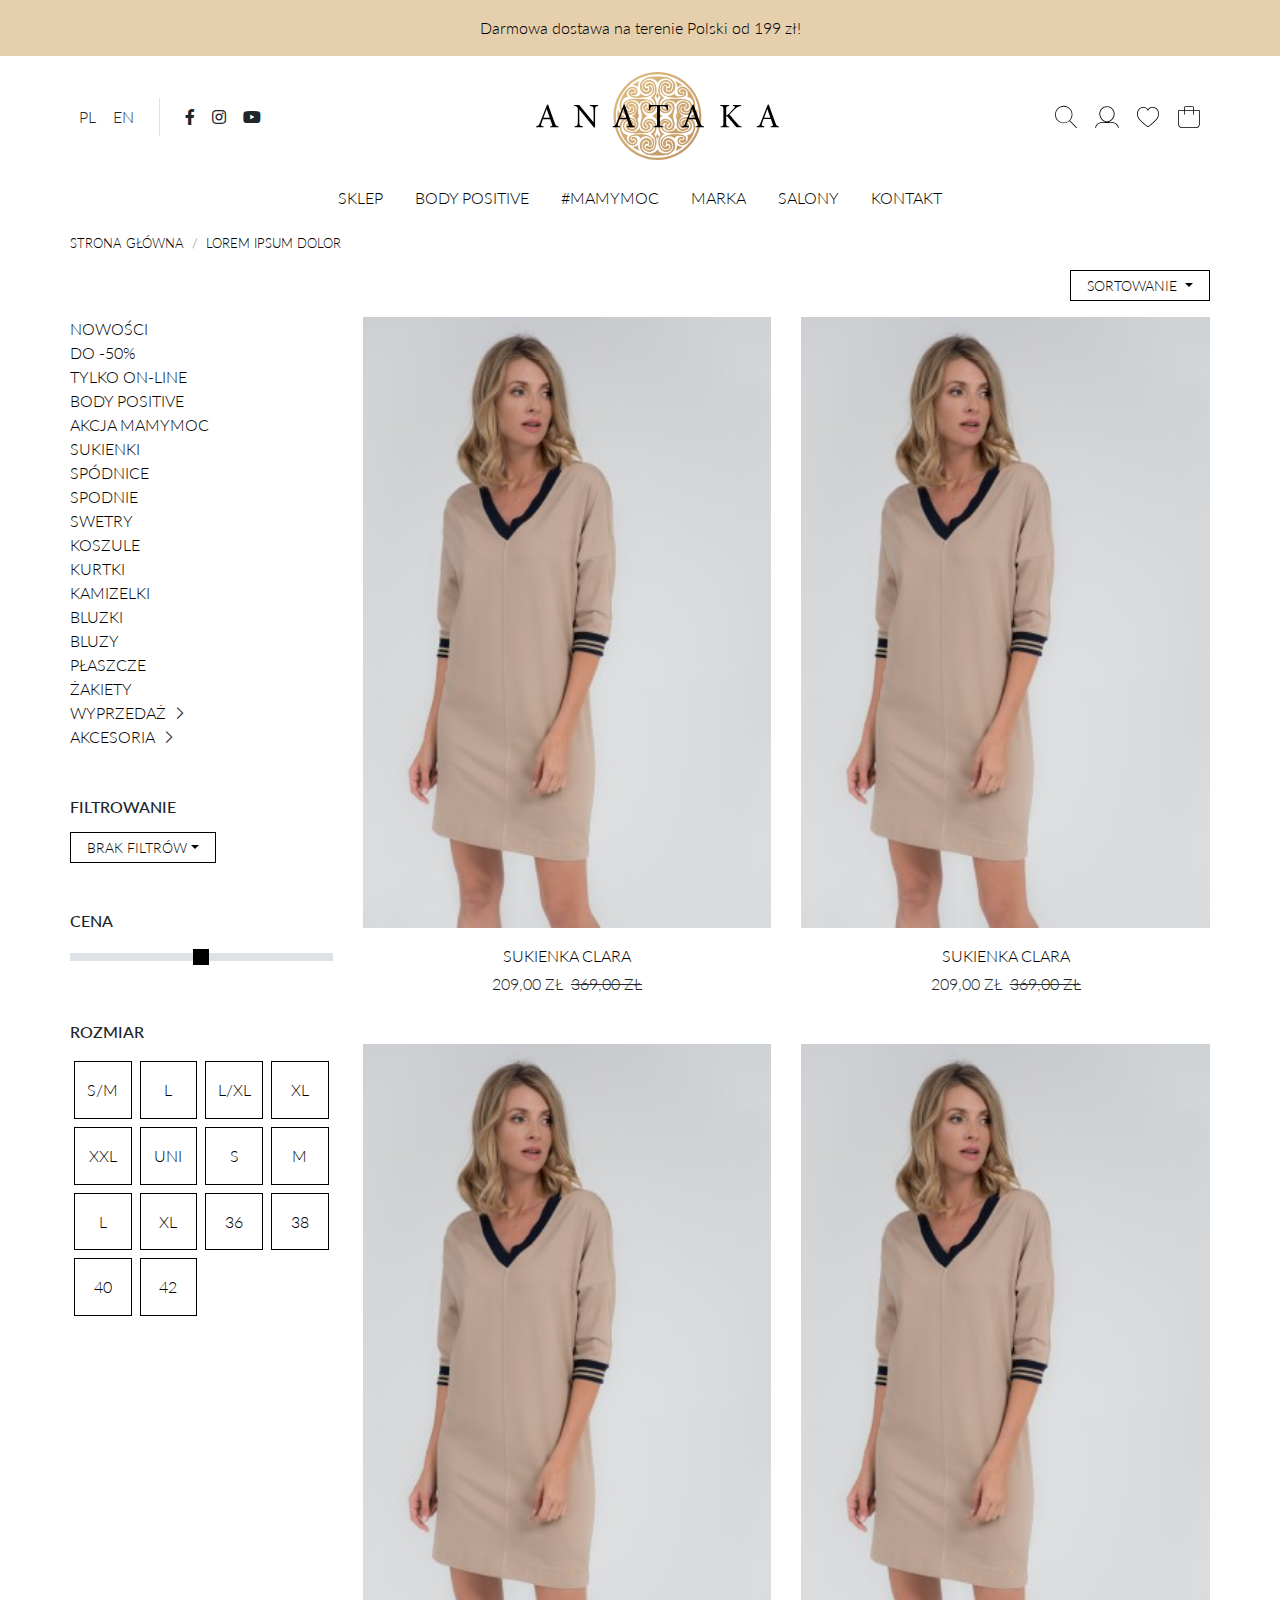
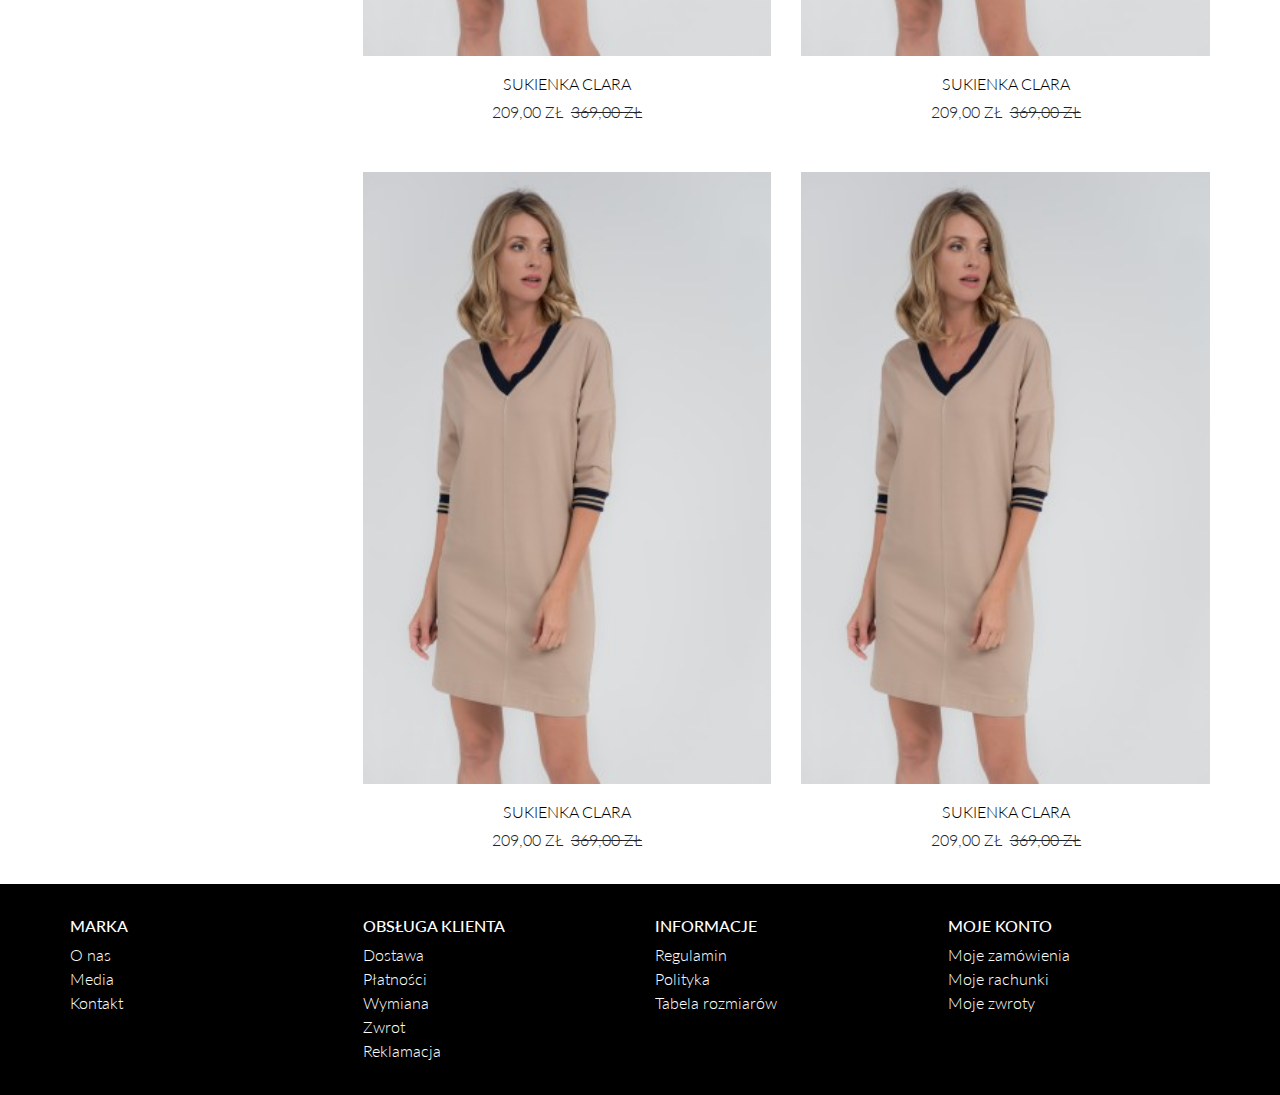
<file: category.html>
<!DOCTYPE html>
<html>

<head>
    <meta charset="utf-8">
    <meta name="viewport" content="width=device-width, initial-scale=1.0, shrink-to-fit=no">
    <title>Anataka</title>
    <link rel="stylesheet" href="assets/bootstrap/css/bootstrap.min.css?h=91039dc37ca10556e438bd87c99ad813">
    <link rel="stylesheet" href="https://fonts.googleapis.com/css?family=Lato:100,100i,300,300i,400,400i,700,700i,900,900i&amp;subset=latin-ext&amp;display=swap">
    <link rel="stylesheet" href="assets/fonts/fontawesome-all.min.css?h=ef9efa29ed5490562c2ff272112d2e97">
    <link rel="stylesheet" href="assets/fonts/line-awesome.min.css?h=ef9efa29ed5490562c2ff272112d2e97">
    <link rel="stylesheet" href="assets/css/libs/flickity.css?h=51fe83a97f0f8d929bf811159752b794">
    <link rel="stylesheet" href="assets/css/libs/jquery.fancybox.css?h=7ec4054ec26e4b52bdc7a7742ac4f113">
    <link rel="stylesheet" href="assets/css/overrides/flickity.compiled.css?h=af395008b7a3338b8fda12cd7c671f80">
    <link rel="stylesheet" href="assets/css/components/ratio.compiled.css?h=7ed4d23639d05bc4ca42c6e16d623b43">
    <link rel="stylesheet" href="assets/css/fx/font-weight.compiled.css?h=6daedb184861f044d67a50abae7c080d">
    <link rel="stylesheet" href="assets/css/fx/opacity.compiled.css?h=f24831ec69501127c3798b17fcaf93b4">
    <link rel="stylesheet" href="assets/css/fx/sizes.compiled.css?h=bc9479e78e737028a15ea59b9e77665c">
    <link rel="stylesheet" href="assets/css/components/fullscreen-modal.compiled.css?h=5a7931fd151bed1d958b0fe4fff8333f">
    <link rel="stylesheet" href="assets/css/bootstrap/bootstrap-grid.compiled.css?h=a0e2c042aafd03611013bb7368c68abb">
    <link rel="stylesheet" href="assets/css/bootstrap/bootstrap-reboot.compiled.css?h=3faab249e5b375346df50ce346e323e8">
    <link rel="stylesheet" href="assets/css/bootstrap/bootstrap.compiled.css?h=be392c9dd5cf15c3ea7e4e466f9e01f9">
    <link rel="stylesheet" href="assets/css/components/svg.compiled.css?h=37b7d010a67d4db066d66cbd81a24fbf">
    <link rel="stylesheet" href="assets/css/page.compiled.css?h=fb7724f3fa5104e232735e4b6ca5fbd2">
    <link rel="stylesheet" href="assets/css/sections/menu.compiled.css?h=950c141364d4915c7a6d8af0ba5e07c8">
</head>

<body>
    <div>
        <header>
            <div class="bg-secondary p-3">
                <p class="text-center mb-0"><a href="page.html">Darmowa dostawa na terenie Polski od 199 zł!</a></p>
            </div>
            <div class="py-3">
                <div class="container">
                    <div class="row no-gutters justify-content-between align-items-center justify-content-sm-center justify-content-lg-between my-n2 mx-sm-n3">
                        <div class="col-12 col-lg-auto order-1 order-lg-2 py-2 px-sm-3">
                            <div class="d-flex justify-content-center"><a href="index.html"><img class="img-fluid" src="assets/img/anataka_logo.svg?h=e80dbbd2b84c2827c10c00f472727e8b" style="height: 90px;"></a></div>
                        </div>
                        <div class="col-auto col-sm-auto order-2 order-lg-1 py-2 px-sm-3">
                            <div class="row no-gutters justify-content-center align-items-center mx-sm-n3">
                                <div class="col-auto px-sm-3">
                                    <div class="btn-group mb-0" role="group"><button class="btn px-2" type="button">PL</button><button class="btn px-2" type="button">EN</button></div>
                                </div>
                                <div class="col-auto d-none d-sm-block border-left px-sm-3">
                                    <div class="btn-group mb-0" role="group"><button class="btn px-2" type="button"><i class="fab fa-facebook-f"></i></button><button class="btn px-2" type="button"><i class="fab fa-instagram"></i></button><button class="btn px-2" type="button"><i class="fab fa-youtube"></i></button></div>
                                </div>
                            </div>
                        </div>
                        <div class="col-auto col-sm-auto order-3 py-2 px-sm-3">
                            <div class="btn-group align-items-center mb-0" role="group"><button class="btn d-flex align-items-center px-2" type="button" data-target="#modal__search" data-toggle="modal"><img class="img-fluid" src="assets/img/icons/ico_search.svg?h=e05d5126dd05a4f3e0a4534c91519120"></button><button class="btn d-flex align-items-center px-2" type="button"><img class="img-fluid" src="assets/img/icons/ico_account.svg?h=fc2a5b53edfbd9ee4308070628c29e49"></button><button class="btn d-flex align-items-center px-2" type="button"><img class="img-fluid" src="assets/img/icons/ico_heart.svg?h=b8b116709a2062edf27e7ac038eca170"></button><button class="btn d-flex align-items-center px-2" type="button"><img class="img-fluid" src="assets/img/icons/ico_bag.svg?h=ec883feb31bb82f657dd22f8e73cc9c0"></button><button class="btn d-flex d-lg-none align-items-center px-2" type="button" data-target="#collapse__menu" data-toggle="collapse"><img src="assets/img/icons/icon-menu_2.svg?h=1f93898562a2f7bb00fe8e6d4bd57f58" style="width: 24px;"></button></div>
                        </div>
                    </div>
                </div>
            </div>
        </header>
        <main>
            <div>
                <div class="container">
                    <div class="d-none d-lg-block mb-3" id="menu__desktop">
                        <ul class="nav text-uppercase justify-content-center">
                            <li class="nav-item"><a class="nav-link active" href="category.html">Sklep</a>
                                <ul class="list-unstyled mb-0">
                                    <li><a class="text-nowrap d-block font-weight-bolder" href="category.html">Nowości</a></li>
                                    <li><a class="text-nowrap d-block" href="category.html">Do -50%</a></li>
                                    <li><a class="text-nowrap d-block" href="category.html">Tylko on-line</a></li>
                                    <li><a class="text-nowrap d-block" href="category.html">Body Positive</a></li>
                                    <li><a class="text-nowrap d-block" href="category.html">Akcja mamymoc</a></li>
                                    <li><a class="text-nowrap d-block" href="category.html">Sukienki</a></li>
                                    <li><a class="text-nowrap d-block" href="category.html">Spódnice</a></li>
                                    <li><a class="text-nowrap d-block" href="category.html">Spodnie</a></li>
                                    <li><a class="text-nowrap d-block" href="category.html">Swetry</a></li>
                                    <li><a class="text-nowrap d-block" href="category.html">Koszule</a></li>
                                    <li><a class="text-nowrap d-block" href="category.html">Kurtki</a></li>
                                    <li><a class="text-nowrap d-block" href="category.html">Kamizelki</a></li>
                                    <li><a class="text-nowrap d-block" href="category.html">Bluzki</a></li>
                                    <li><a class="text-nowrap d-block" href="category.html">Bluzy</a></li>
                                    <li><a class="text-nowrap d-block" href="category.html">Płaszcze</a></li>
                                    <li><a class="text-nowrap d-block" href="category.html">Żakiety</a></li>
                                    <li><a class="text-nowrap d-block" href="category.html">Wyprzedaż</a></li>
                                    <li><a class="text-nowrap d-block" href="category.html">Akcesoria</a></li>
                                </ul>
                            </li>
                            <li class="nav-item"><a class="nav-link" href="category.html">Body Positive</a></li>
                            <li class="nav-item"><a class="nav-link" href="category.html">#mamymoc</a></li>
                            <li class="nav-item"><a class="nav-link" href="about.html">Marka</a></li>
                            <li class="nav-item"><a class="nav-link" href="shops.html">Salony</a></li>
                            <li class="nav-item"><a class="nav-link" href="contact.html">Kontakt</a></li>
                        </ul>
                    </div>
                    <div class="d-lg-none" id="menu__mobile">
                        <div id="collapse__menu" class="collapse mb-2">
                            <ul class="nav flex-column text-uppercase">
                                <li class="nav-item"><span class="d-flex justify-content-between"><a class="active d-flex align-items-center" href="category.html">Sklep</a><button class="btn p-0 btn--noshadow" type="button" data-target="#collapse__menu__1" data-toggle="collapse"><i class="la la-plus"></i></button></span>
                                    <ul class="list-unstyled mb-0 px-3 collapse" id="collapse__menu__1">
                                        <li><a class="text-nowrap d-block font-weight-bolder" href="category.html">Nowości</a></li>
                                        <li><a class="text-nowrap d-block" href="category.html">Do -50%</a></li>
                                        <li><a class="text-nowrap d-block" href="category.html">Tylko on-line</a></li>
                                        <li><a class="text-nowrap d-block" href="category.html">Body Positive</a></li>
                                        <li><a class="text-nowrap d-block" href="category.html">Akcja mamymoc</a></li>
                                        <li><a class="text-nowrap d-block" href="category.html">Sukienki</a></li>
                                        <li><a class="text-nowrap d-block" href="category.html">Spódnice</a></li>
                                        <li><a class="text-nowrap d-block" href="category.html">Spodnie</a></li>
                                        <li><a class="text-nowrap d-block" href="category.html">Swetry</a></li>
                                        <li><a class="text-nowrap d-block" href="category.html">Koszule</a></li>
                                        <li><a class="text-nowrap d-block" href="category.html">Kurtki</a></li>
                                        <li><a class="text-nowrap d-block" href="category.html">Kamizelki</a></li>
                                        <li><a class="text-nowrap d-block" href="category.html">Bluzki</a></li>
                                        <li><a class="text-nowrap d-block" href="category.html">Bluzy</a></li>
                                        <li><a class="text-nowrap d-block" href="category.html">Płaszcze</a></li>
                                        <li><a class="text-nowrap d-block" href="category.html">Żakiety</a></li>
                                        <li><a class="text-nowrap d-block" href="category.html">Wyprzedaż</a></li>
                                        <li><a class="text-nowrap d-block" href="category.html">Akcesoria</a></li>
                                    </ul>
                                </li>
                                <li class="nav-item"><span class="d-flex justify-content-between"><a class="d-flex align-items-center" href="category.html">Body Positive</a></span></li>
                                <li class="nav-item"><span class="d-flex justify-content-between"><a class="d-flex align-items-center" href="category.html">#mamymoc</a></span></li>
                                <li class="nav-item"><span class="d-flex justify-content-between"><a class="d-flex align-items-center" href="about.html">Marka</a></span></li>
                                <li class="nav-item"><span class="d-flex justify-content-between"><a class="d-flex align-items-center" href="shops.html">Salony</a></span></li>
                                <li class="nav-item"><span class="d-flex justify-content-between"><a class="d-flex align-items-center" href="contact.html">Kontakt</a></span></li>
                            </ul>
                        </div>
                    </div>
                </div>
            </div>
            <div class="mb-3">
                <div class="container">
                    <ol class="breadcrumb text-uppercase p-0 mb-0 bg-transparent">
                        <li class="breadcrumb-item"><a href="index.html"><span>Strona główna</span></a></li>
                        <li class="breadcrumb-item"><a href="#"><span>Lorem ipsum dolor</span></a></li>
                    </ol>
                </div>
            </div>
            <div>
                <div class="container">
                    <div class="d-flex justify-content-end">
                        <div class="dropdown"><button class="btn btn-outline-primary btn-sm dropdown-toggle text-uppercase px-3" aria-expanded="false" data-toggle="dropdown" type="button">Sortowanie&nbsp;</button>
                            <div class="dropdown-menu"><a class="dropdown-item" href="#">First Item</a><a class="dropdown-item" href="#">Second Item</a><a class="dropdown-item" href="#">Third Item</a></div>
                        </div>
                    </div>
                    <div class="row">
                        <div class="col-12 col-sm-6 col-md-4 col-xl-3 py-3">
                            <div class="card border-0 mb-5">
                                <div class="card-body p-0">
                                    <ul class="list-unstyled text-uppercase mb-0 menu--categories">
                                        <li><a href="category.html">Nowości</a></li>
                                        <li><a href="category.html">Do -50%</a></li>
                                        <li><a href="category.html">Tylko on-line</a></li>
                                        <li><a href="category.html">Body Positive</a></li>
                                        <li><a href="category.html">Akcja mamymoc</a></li>
                                        <li><a href="category.html">Sukienki</a></li>
                                        <li><a href="category.html">Spódnice</a></li>
                                        <li><a href="category.html">Spodnie</a></li>
                                        <li><a href="category.html">Swetry</a></li>
                                        <li><a href="category.html">Koszule</a></li>
                                        <li><a href="category.html">Kurtki</a></li>
                                        <li><a href="category.html">Kamizelki</a></li>
                                        <li><a href="category.html">Bluzki</a></li>
                                        <li><a href="category.html">Bluzy</a></li>
                                        <li><a href="category.html">Płaszcze</a></li>
                                        <li><a href="category.html">Żakiety</a></li>
                                        <li><span class="d-flex align-items-center"><a href="category.html">Wyprzedaż</a><button class="btn p-0 ml-1 btn--noshadow" type="button" data-target="#menu__categorytree__1" data-toggle="collapse"><i class="la la-angle-right"></i></button></span>
                                            <ul class="list-unstyled collapse" id="menu__categorytree__1">
                                                <li><a href="category.html">Bluzki</a></li>
                                                <li><a href="category.html">Bluzy</a></li>
                                                <li><a href="category.html">Koszule</a></li>
                                                <li><a href="category.html">Spodnie</a></li>
                                                <li><a href="category.html">Kardigany</a></li>
                                                <li><a href="category.html">Swetry</a></li>
                                                <li><a href="category.html">Kamizelki</a></li>
                                                <li><a href="category.html">Sukienki</a></li>
                                                <li><a href="category.html">Spódnice</a></li>
                                                <li><a href="category.html">Żakiety</a></li>
                                                <li><a href="category.html">Kurtki</a></li>
                                                <li><a href="category.html">Płaszcze</a></li>
                                                <li><a href="category.html">Akcesoria</a></li>
                                            </ul>
                                        </li>
                                        <li><span class="d-flex align-items-center"><a href="category.html">Akcesoria</a><button class="btn p-0 ml-1 btn--noshadow" type="button" data-target="#menu__categorytree__2" data-toggle="collapse"><i class="la la-angle-right"></i></button></span>
                                            <ul class="list-unstyled collapse" id="menu__categorytree__2">
                                                <li><a href="category.html">Paski</a></li>
                                                <li><a href="category.html">Torby</a></li>
                                                <li><span class="d-flex align-items-center"><a href="category.html">Biżuteria</a><button class="btn p-0 ml-1 btn--noshadow" type="button" data-target="#menu__categorytree__2__1" data-toggle="collapse"><i class="la la-angle-right"></i></button></span>
                                                    <ul class="list-unstyled collapse" id="menu__categorytree__2__1">
                                                        <li><a href="category.html">Naszyjniki</a></li>
                                                        <li><a href="category.html">Bransolety</a></li>
                                                        <li><a href="category.html">Kolczyki</a></li>
                                                    </ul>
                                                </li>
                                                <li><a href="category.html">Szale</a></li>
                                            </ul>
                                        </li>
                                    </ul>
                                </div>
                            </div>
                            <div class="card border-0 mb-5">
                                <div class="card-header bg-transparent border-0 p-0 mb-3">
                                    <h5 class="text-uppercase mb-0 h6">Filtrowanie</h5>
                                </div>
                                <div class="card-body p-0">
                                    <div class="dropdown"><button class="btn btn-outline-primary btn-sm dropdown-toggle text-uppercase px-3" aria-expanded="false" data-toggle="dropdown" type="button">Brak filtrów</button>
                                        <div class="dropdown-menu"><a class="dropdown-item" href="#">First Item</a><a class="dropdown-item" href="#">Second Item</a><a class="dropdown-item" href="#">Third Item</a></div>
                                    </div>
                                </div>
                            </div>
                            <div class="card border-0 mb-5">
                                <div class="card-header bg-transparent border-0 p-0 mb-3">
                                    <h5 class="text-uppercase mb-0 h6">Cena</h5>
                                </div>
                                <div class="card-body p-0"><input class="custom-range w-100" type="range"></div>
                            </div>
                            <div class="card border-0 mb-5">
                                <div class="card-header bg-transparent border-0 p-0 mb-3">
                                    <h5 class="text-uppercase mb-0 h6">Rozmiar</h5>
                                </div>
                                <div class="card-body p-0">
                                    <div>
                                        <ul class="list-unstyled text-uppercase d-flex flex-wrap mb-0">
                                            <li class="w-25 p-1"><button class="btn btn-outline-primary btn-block d-block p-0" type="button"><span class="ratio"><span class="text-uppercase">S/M</span></span></button></li>
                                            <li class="w-25 p-1"><button class="btn btn-outline-primary btn-block d-block p-0" type="button"><span class="ratio"><span class="text-uppercase">L</span></span></button></li>
                                            <li class="w-25 p-1"><button class="btn btn-outline-primary btn-block d-block p-0" type="button"><span class="ratio"><span class="text-uppercase">L/XL</span></span></button></li>
                                            <li class="w-25 p-1"><button class="btn btn-outline-primary btn-block d-block p-0" type="button"><span class="ratio"><span class="text-uppercase">XL</span></span></button></li>
                                            <li class="w-25 p-1"><button class="btn btn-outline-primary btn-block d-block p-0" type="button"><span class="ratio"><span class="text-uppercase">XXL</span></span></button></li>
                                            <li class="w-25 p-1"><button class="btn btn-outline-primary btn-block d-block p-0" type="button"><span class="ratio"><span class="text-uppercase">UNI</span></span></button></li>
                                            <li class="w-25 p-1"><button class="btn btn-outline-primary btn-block d-block p-0" type="button"><span class="ratio"><span class="text-uppercase">S</span></span></button></li>
                                            <li class="w-25 p-1"><button class="btn btn-outline-primary btn-block d-block p-0" type="button"><span class="ratio"><span class="text-uppercase">M</span></span></button></li>
                                            <li class="w-25 p-1"><button class="btn btn-outline-primary btn-block d-block p-0" type="button"><span class="ratio"><span class="text-uppercase">L</span></span></button></li>
                                            <li class="w-25 p-1"><button class="btn btn-outline-primary btn-block d-block p-0" type="button"><span class="ratio"><span class="text-uppercase">XL</span></span></button></li>
                                            <li class="w-25 p-1"><button class="btn btn-outline-primary btn-block d-block p-0" type="button"><span class="ratio"><span class="text-uppercase">36</span></span></button></li>
                                            <li class="w-25 p-1"><button class="btn btn-outline-primary btn-block d-block p-0" type="button"><span class="ratio"><span class="text-uppercase">38</span></span></button></li>
                                            <li class="w-25 p-1"><button class="btn btn-outline-primary btn-block d-block p-0" type="button"><span class="ratio"><span class="text-uppercase">40</span></span></button></li>
                                            <li class="w-25 p-1"><button class="btn btn-outline-primary btn-block d-block p-0" type="button"><span class="ratio"><span class="text-uppercase">42</span></span></button></li>
                                        </ul>
                                    </div>
                                </div>
                            </div>
                        </div>
                        <div class="col-12 col-sm-6 col-md-8 col-xl-9">
                            <div class="row">
                                <div class="col-12 col-md-6 py-3">
                                    <div class="card border-0"><a class="d-block" href="product.html">
                                            <div class="mb-3">
                                                <div><img class="img-fluid w-100" src="assets/img/products/sukienka-clara.jpeg?h=8f7d3babf50ace28d7dd3891fbc56ceb"></div>
                                            </div>
                                        </a>
                                        <div class="card-body p-0">
                                            <p class="text-uppercase text-center card-text mb-1"><a href="product.html">SUKIENKA CLARA</a></p>
                                            <ul class="list-inline text-uppercase d-flex justify-content-center">
                                                <li class="list-inline-item">209,00 zł</li>
                                                <li class="list-inline-item"><span style="text-decoration: line-through;">369,00 zł</span></li>
                                            </ul>
                                        </div>
                                    </div>
                                </div>
                                <div class="col-12 col-md-6 py-3">
                                    <div class="card border-0"><a class="d-block" href="product.html">
                                            <div class="mb-3">
                                                <div><img class="img-fluid w-100" src="assets/img/products/sukienka-clara.jpeg?h=8f7d3babf50ace28d7dd3891fbc56ceb"></div>
                                            </div>
                                        </a>
                                        <div class="card-body p-0">
                                            <p class="text-uppercase text-center card-text mb-1"><a href="product.html">SUKIENKA CLARA</a></p>
                                            <ul class="list-inline text-uppercase d-flex justify-content-center">
                                                <li class="list-inline-item">209,00 zł</li>
                                                <li class="list-inline-item"><span style="text-decoration: line-through;">369,00 zł</span></li>
                                            </ul>
                                        </div>
                                    </div>
                                </div>
                                <div class="col-12 col-md-6 py-3">
                                    <div class="card border-0"><a class="d-block" href="product.html">
                                            <div class="mb-3">
                                                <div><img class="img-fluid w-100" src="assets/img/products/sukienka-clara.jpeg?h=8f7d3babf50ace28d7dd3891fbc56ceb"></div>
                                            </div>
                                        </a>
                                        <div class="card-body p-0">
                                            <p class="text-uppercase text-center card-text mb-1"><a href="product.html">SUKIENKA CLARA</a></p>
                                            <ul class="list-inline text-uppercase d-flex justify-content-center">
                                                <li class="list-inline-item">209,00 zł</li>
                                                <li class="list-inline-item"><span style="text-decoration: line-through;">369,00 zł</span></li>
                                            </ul>
                                        </div>
                                    </div>
                                </div>
                                <div class="col-12 col-md-6 py-3">
                                    <div class="card border-0"><a class="d-block" href="product.html">
                                            <div class="mb-3">
                                                <div><img class="img-fluid w-100" src="assets/img/products/sukienka-clara.jpeg?h=8f7d3babf50ace28d7dd3891fbc56ceb"></div>
                                            </div>
                                        </a>
                                        <div class="card-body p-0">
                                            <p class="text-uppercase text-center card-text mb-1"><a href="product.html">SUKIENKA CLARA</a></p>
                                            <ul class="list-inline text-uppercase d-flex justify-content-center">
                                                <li class="list-inline-item">209,00 zł</li>
                                                <li class="list-inline-item"><span style="text-decoration: line-through;">369,00 zł</span></li>
                                            </ul>
                                        </div>
                                    </div>
                                </div>
                                <div class="col-12 col-md-6 py-3">
                                    <div class="card border-0"><a class="d-block" href="product.html">
                                            <div class="mb-3">
                                                <div><img class="img-fluid w-100" src="assets/img/products/sukienka-clara.jpeg?h=8f7d3babf50ace28d7dd3891fbc56ceb"></div>
                                            </div>
                                        </a>
                                        <div class="card-body p-0">
                                            <p class="text-uppercase text-center card-text mb-1"><a href="product.html">SUKIENKA CLARA</a></p>
                                            <ul class="list-inline text-uppercase d-flex justify-content-center">
                                                <li class="list-inline-item">209,00 zł</li>
                                                <li class="list-inline-item"><span style="text-decoration: line-through;">369,00 zł</span></li>
                                            </ul>
                                        </div>
                                    </div>
                                </div>
                                <div class="col-12 col-md-6 py-3">
                                    <div class="card border-0"><a class="d-block" href="product.html">
                                            <div class="mb-3">
                                                <div><img class="img-fluid w-100" src="assets/img/products/sukienka-clara.jpeg?h=8f7d3babf50ace28d7dd3891fbc56ceb"></div>
                                            </div>
                                        </a>
                                        <div class="card-body p-0">
                                            <p class="text-uppercase text-center card-text mb-1"><a href="product.html">SUKIENKA CLARA</a></p>
                                            <ul class="list-inline text-uppercase d-flex justify-content-center">
                                                <li class="list-inline-item">209,00 zł</li>
                                                <li class="list-inline-item"><span style="text-decoration: line-through;">369,00 zł</span></li>
                                            </ul>
                                        </div>
                                    </div>
                                </div>
                            </div>
                        </div>
                    </div>
                </div>
            </div>
        </main>
        <footer>
            <div class="text-white bg-primary py-3">
                <div class="container">
                    <div class="row">
                        <div class="col-12 col-sm-6 col-lg-3 py-3">
                            <h3 class="text-uppercase h6">Marka</h3>
                            <ul class="list-unstyled mb-0">
                                <li><a class="text-white" href="about.html">O nas</a></li>
                                <li><a class="text-white" href="page.html">Media</a></li>
                                <li><a class="text-white" href="contact.html">Kontakt</a></li>
                            </ul>
                        </div>
                        <div class="col-12 col-sm-6 col-lg-3 py-3">
                            <h3 class="text-uppercase h6">Obsługa klienta</h3>
                            <ul class="list-unstyled mb-0">
                                <li><a class="text-white" href="page.html">Dostawa</a></li>
                                <li><a class="text-white" href="page.html">Płatności</a></li>
                                <li><a class="text-white" href="page.html">Wymiana</a></li>
                                <li><a class="text-white" href="page.html">Zwrot</a></li>
                                <li><a class="text-white" href="page.html">Reklamacja</a></li>
                            </ul>
                        </div>
                        <div class="col-12 col-sm-6 col-lg-3 py-3">
                            <h3 class="text-uppercase h6">Informacje</h3>
                            <ul class="list-unstyled mb-0">
                                <li><a class="text-white" href="page.html">Regulamin</a></li>
                                <li><a class="text-white" href="page.html">Polityka</a></li>
                                <li><a class="text-white" href="sizes.html">Tabela rozmiarów</a></li>
                            </ul>
                        </div>
                        <div class="col-12 col-sm-6 col-lg-3 py-3">
                            <h3 class="text-uppercase h6">Moje konto</h3>
                            <ul class="list-unstyled mb-0">
                                <li><a class="text-white" href="#">Moje zamówienia</a></li>
                                <li><a class="text-white" href="#">Moje rachunki</a></li>
                                <li><a class="text-white" href="#">Moje zwroty</a></li>
                            </ul>
                        </div>
                    </div>
                </div>
            </div>
        </footer>
    </div>
    <div>
        <div class="modal fade" role="dialog" tabindex="-1" id="modal__search" data-backdrop="static" data-keyboard="false">
            <div class="modal-dialog modal-dialog-centered" role="document">
                <div class="modal-content">
                    <div class="modal-body p-0">
                        <div>
                            <div class="row no-gutters justify-content-end">
                                <div class="col-auto"><button class="btn btn-lg d-flex align-items-center p-2" type="button" data-target="#modal__search" data-toggle="modal"><i class="la la-times"></i></button></div>
                            </div>
                        </div>
                        <form>
                            <div class="p-5">
                                <div class="form-row mb-3">
                                    <div class="col"><input class="form-control form-control-lg" type="text" placeholder="Wpisz nazwę produktu"></div>
                                </div>
                                <div class="form-row">
                                    <div class="col">
                                        <div class="d-flex justify-content-end"><button class="btn btn-primary font-weight-bold" type="button">Wyszukaj w sklepie</button></div>
                                    </div>
                                </div>
                            </div>
                        </form>
                    </div>
                </div>
            </div>
        </div>
    </div>
    <script src="assets/js/jquery.min.js?h=89312d34339dcd686309fe284b3f226f"></script>
    <script src="assets/bootstrap/js/bootstrap.min.js?h=2504f2315ca47ea4d62e67e20a5551d7"></script>
    <script src="assets/js/libs/jquery.fancybox.js?h=b63c7cca1b5e4bd57bd854c444b895c9"></script>
    <script src="assets/js/libs/flickity.pkgd.min.js?h=8625a9d2a4f797e756dbd299c2d74fc2"></script>
    <script src="assets/js/components/svg.js?h=d9ea285243bbaa184c8b082f54b30ff4"></script>
    <script src="assets/js/page.js?h=6b45ee3f322378dc3faf859cb456034a"></script>
    <script src="assets/js/triggers/flickity.js?h=61e535f0b5b04eacd8701dedfd4e9adc"></script>
</body>

</html>
</file>
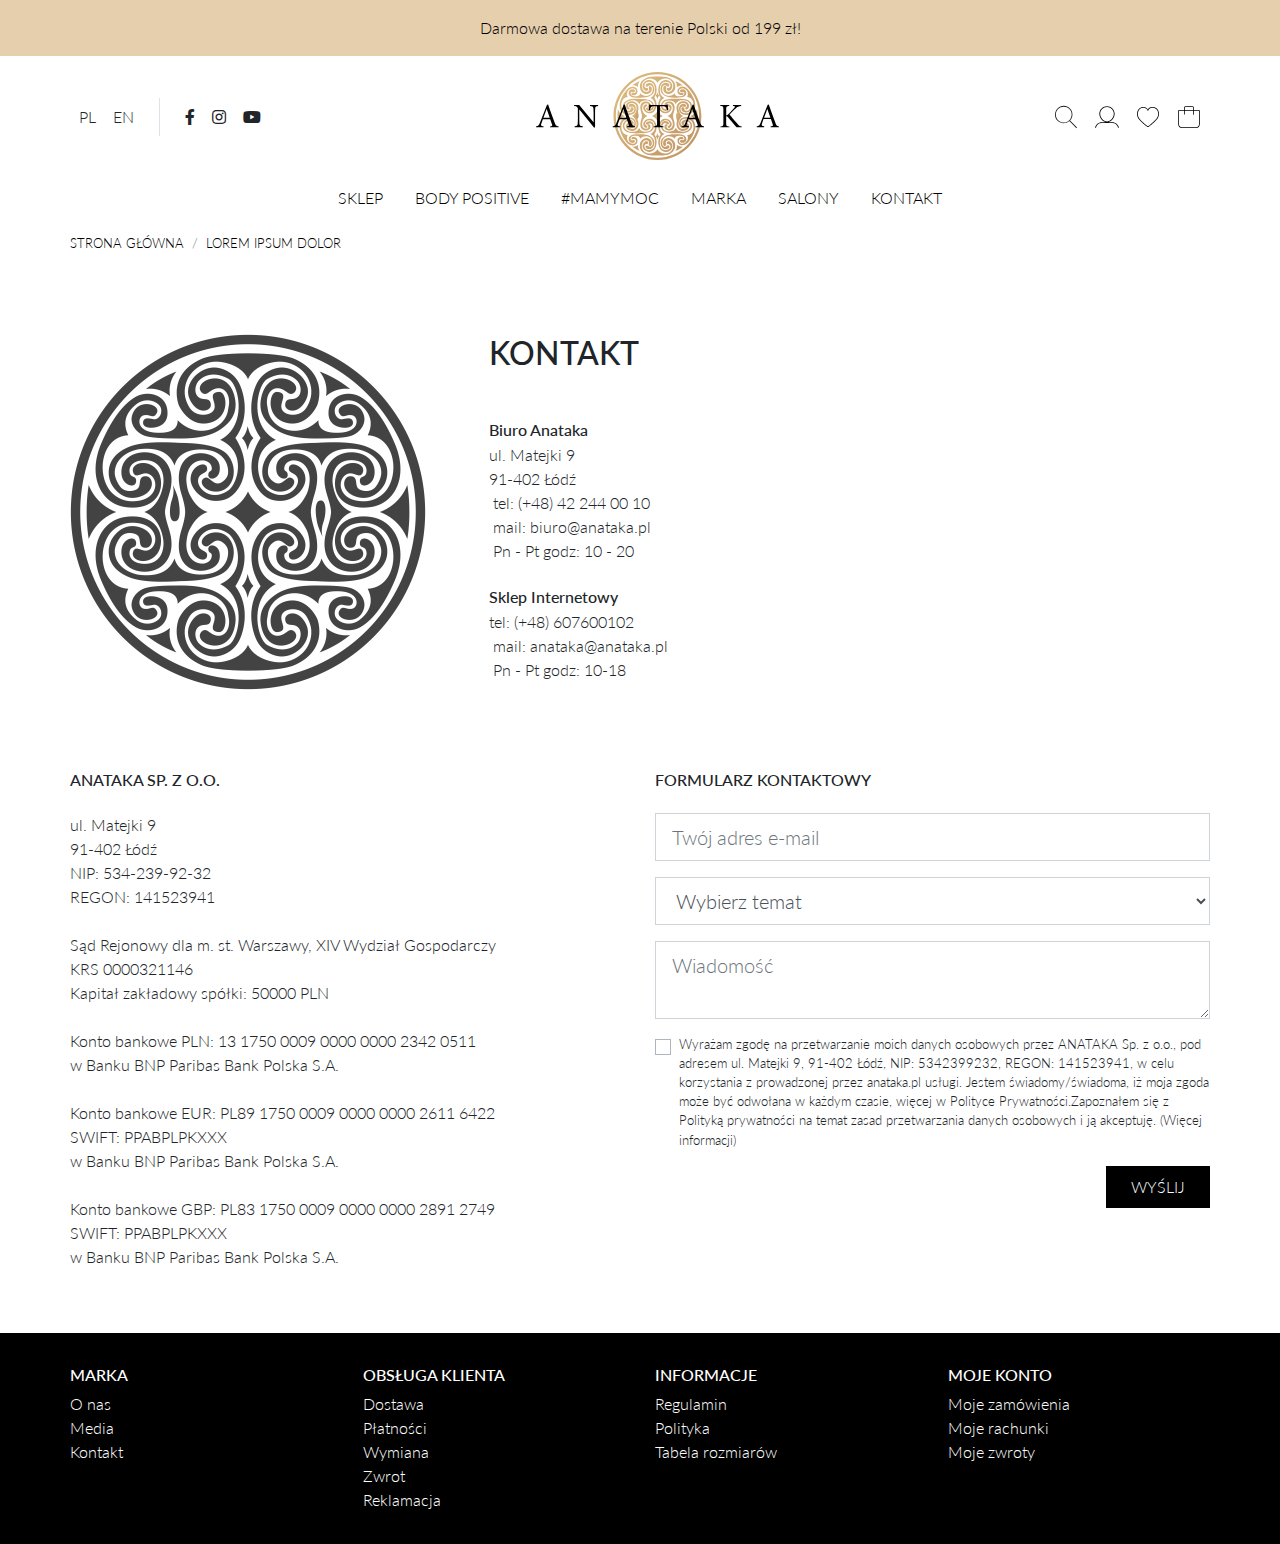
<file: contact.html>
<!DOCTYPE html>
<html>

<head>
    <meta charset="utf-8">
    <meta name="viewport" content="width=device-width, initial-scale=1.0, shrink-to-fit=no">
    <title>Anataka</title>
    <link rel="stylesheet" href="assets/bootstrap/css/bootstrap.min.css?h=91039dc37ca10556e438bd87c99ad813">
    <link rel="stylesheet" href="https://fonts.googleapis.com/css?family=Lato:100,100i,300,300i,400,400i,700,700i,900,900i&amp;subset=latin-ext&amp;display=swap">
    <link rel="stylesheet" href="assets/fonts/fontawesome-all.min.css?h=ef9efa29ed5490562c2ff272112d2e97">
    <link rel="stylesheet" href="assets/fonts/line-awesome.min.css?h=ef9efa29ed5490562c2ff272112d2e97">
    <link rel="stylesheet" href="assets/css/libs/flickity.css?h=51fe83a97f0f8d929bf811159752b794">
    <link rel="stylesheet" href="assets/css/libs/jquery.fancybox.css?h=7ec4054ec26e4b52bdc7a7742ac4f113">
    <link rel="stylesheet" href="assets/css/overrides/flickity.compiled.css?h=af395008b7a3338b8fda12cd7c671f80">
    <link rel="stylesheet" href="assets/css/components/ratio.compiled.css?h=7ed4d23639d05bc4ca42c6e16d623b43">
    <link rel="stylesheet" href="assets/css/fx/font-weight.compiled.css?h=6daedb184861f044d67a50abae7c080d">
    <link rel="stylesheet" href="assets/css/fx/opacity.compiled.css?h=f24831ec69501127c3798b17fcaf93b4">
    <link rel="stylesheet" href="assets/css/fx/sizes.compiled.css?h=bc9479e78e737028a15ea59b9e77665c">
    <link rel="stylesheet" href="assets/css/components/fullscreen-modal.compiled.css?h=5a7931fd151bed1d958b0fe4fff8333f">
    <link rel="stylesheet" href="assets/css/bootstrap/bootstrap-grid.compiled.css?h=a0e2c042aafd03611013bb7368c68abb">
    <link rel="stylesheet" href="assets/css/bootstrap/bootstrap-reboot.compiled.css?h=3faab249e5b375346df50ce346e323e8">
    <link rel="stylesheet" href="assets/css/bootstrap/bootstrap.compiled.css?h=be392c9dd5cf15c3ea7e4e466f9e01f9">
    <link rel="stylesheet" href="assets/css/components/svg.compiled.css?h=37b7d010a67d4db066d66cbd81a24fbf">
    <link rel="stylesheet" href="assets/css/page.compiled.css?h=fb7724f3fa5104e232735e4b6ca5fbd2">
    <link rel="stylesheet" href="assets/css/sections/menu.compiled.css?h=950c141364d4915c7a6d8af0ba5e07c8">
</head>

<body>
    <div>
        <header>
            <div class="bg-secondary p-3">
                <p class="text-center mb-0"><a href="page.html">Darmowa dostawa na terenie Polski od 199 zł!</a></p>
            </div>
            <div class="py-3">
                <div class="container">
                    <div class="row no-gutters justify-content-between align-items-center justify-content-sm-center justify-content-lg-between my-n2 mx-sm-n3">
                        <div class="col-12 col-lg-auto order-1 order-lg-2 py-2 px-sm-3">
                            <div class="d-flex justify-content-center"><a href="index.html"><img class="img-fluid" src="assets/img/anataka_logo.svg?h=e80dbbd2b84c2827c10c00f472727e8b" style="height: 90px;"></a></div>
                        </div>
                        <div class="col-auto col-sm-auto order-2 order-lg-1 py-2 px-sm-3">
                            <div class="row no-gutters justify-content-center align-items-center mx-sm-n3">
                                <div class="col-auto px-sm-3">
                                    <div class="btn-group mb-0" role="group"><button class="btn px-2" type="button">PL</button><button class="btn px-2" type="button">EN</button></div>
                                </div>
                                <div class="col-auto d-none d-sm-block border-left px-sm-3">
                                    <div class="btn-group mb-0" role="group"><button class="btn px-2" type="button"><i class="fab fa-facebook-f"></i></button><button class="btn px-2" type="button"><i class="fab fa-instagram"></i></button><button class="btn px-2" type="button"><i class="fab fa-youtube"></i></button></div>
                                </div>
                            </div>
                        </div>
                        <div class="col-auto col-sm-auto order-3 py-2 px-sm-3">
                            <div class="btn-group align-items-center mb-0" role="group"><button class="btn d-flex align-items-center px-2" type="button" data-target="#modal__search" data-toggle="modal"><img class="img-fluid" src="assets/img/icons/ico_search.svg?h=e05d5126dd05a4f3e0a4534c91519120"></button><button class="btn d-flex align-items-center px-2" type="button"><img class="img-fluid" src="assets/img/icons/ico_account.svg?h=fc2a5b53edfbd9ee4308070628c29e49"></button><button class="btn d-flex align-items-center px-2" type="button"><img class="img-fluid" src="assets/img/icons/ico_heart.svg?h=b8b116709a2062edf27e7ac038eca170"></button><button class="btn d-flex align-items-center px-2" type="button"><img class="img-fluid" src="assets/img/icons/ico_bag.svg?h=ec883feb31bb82f657dd22f8e73cc9c0"></button><button class="btn d-flex d-lg-none align-items-center px-2" type="button" data-target="#collapse__menu" data-toggle="collapse"><img src="assets/img/icons/icon-menu_2.svg?h=1f93898562a2f7bb00fe8e6d4bd57f58" style="width: 24px;"></button></div>
                        </div>
                    </div>
                </div>
            </div>
        </header>
        <main>
            <div>
                <div class="container">
                    <div class="d-none d-lg-block mb-3" id="menu__desktop">
                        <ul class="nav text-uppercase justify-content-center">
                            <li class="nav-item"><a class="nav-link active" href="category.html">Sklep</a>
                                <ul class="list-unstyled mb-0">
                                    <li><a class="text-nowrap d-block font-weight-bolder" href="category.html">Nowości</a></li>
                                    <li><a class="text-nowrap d-block" href="category.html">Do -50%</a></li>
                                    <li><a class="text-nowrap d-block" href="category.html">Tylko on-line</a></li>
                                    <li><a class="text-nowrap d-block" href="category.html">Body Positive</a></li>
                                    <li><a class="text-nowrap d-block" href="category.html">Akcja mamymoc</a></li>
                                    <li><a class="text-nowrap d-block" href="category.html">Sukienki</a></li>
                                    <li><a class="text-nowrap d-block" href="category.html">Spódnice</a></li>
                                    <li><a class="text-nowrap d-block" href="category.html">Spodnie</a></li>
                                    <li><a class="text-nowrap d-block" href="category.html">Swetry</a></li>
                                    <li><a class="text-nowrap d-block" href="category.html">Koszule</a></li>
                                    <li><a class="text-nowrap d-block" href="category.html">Kurtki</a></li>
                                    <li><a class="text-nowrap d-block" href="category.html">Kamizelki</a></li>
                                    <li><a class="text-nowrap d-block" href="category.html">Bluzki</a></li>
                                    <li><a class="text-nowrap d-block" href="category.html">Bluzy</a></li>
                                    <li><a class="text-nowrap d-block" href="category.html">Płaszcze</a></li>
                                    <li><a class="text-nowrap d-block" href="category.html">Żakiety</a></li>
                                    <li><a class="text-nowrap d-block" href="category.html">Wyprzedaż</a></li>
                                    <li><a class="text-nowrap d-block" href="category.html">Akcesoria</a></li>
                                </ul>
                            </li>
                            <li class="nav-item"><a class="nav-link" href="category.html">Body Positive</a></li>
                            <li class="nav-item"><a class="nav-link" href="category.html">#mamymoc</a></li>
                            <li class="nav-item"><a class="nav-link" href="about.html">Marka</a></li>
                            <li class="nav-item"><a class="nav-link" href="shops.html">Salony</a></li>
                            <li class="nav-item"><a class="nav-link" href="contact.html">Kontakt</a></li>
                        </ul>
                    </div>
                    <div class="d-lg-none" id="menu__mobile">
                        <div id="collapse__menu" class="collapse mb-2">
                            <ul class="nav flex-column text-uppercase">
                                <li class="nav-item"><span class="d-flex justify-content-between"><a class="active d-flex align-items-center" href="category.html">Sklep</a><button class="btn p-0 btn--noshadow" type="button" data-target="#collapse__menu__1" data-toggle="collapse"><i class="la la-plus"></i></button></span>
                                    <ul class="list-unstyled mb-0 px-3 collapse" id="collapse__menu__1">
                                        <li><a class="text-nowrap d-block font-weight-bolder" href="category.html">Nowości</a></li>
                                        <li><a class="text-nowrap d-block" href="category.html">Do -50%</a></li>
                                        <li><a class="text-nowrap d-block" href="category.html">Tylko on-line</a></li>
                                        <li><a class="text-nowrap d-block" href="category.html">Body Positive</a></li>
                                        <li><a class="text-nowrap d-block" href="category.html">Akcja mamymoc</a></li>
                                        <li><a class="text-nowrap d-block" href="category.html">Sukienki</a></li>
                                        <li><a class="text-nowrap d-block" href="category.html">Spódnice</a></li>
                                        <li><a class="text-nowrap d-block" href="category.html">Spodnie</a></li>
                                        <li><a class="text-nowrap d-block" href="category.html">Swetry</a></li>
                                        <li><a class="text-nowrap d-block" href="category.html">Koszule</a></li>
                                        <li><a class="text-nowrap d-block" href="category.html">Kurtki</a></li>
                                        <li><a class="text-nowrap d-block" href="category.html">Kamizelki</a></li>
                                        <li><a class="text-nowrap d-block" href="category.html">Bluzki</a></li>
                                        <li><a class="text-nowrap d-block" href="category.html">Bluzy</a></li>
                                        <li><a class="text-nowrap d-block" href="category.html">Płaszcze</a></li>
                                        <li><a class="text-nowrap d-block" href="category.html">Żakiety</a></li>
                                        <li><a class="text-nowrap d-block" href="category.html">Wyprzedaż</a></li>
                                        <li><a class="text-nowrap d-block" href="category.html">Akcesoria</a></li>
                                    </ul>
                                </li>
                                <li class="nav-item"><span class="d-flex justify-content-between"><a class="d-flex align-items-center" href="category.html">Body Positive</a></span></li>
                                <li class="nav-item"><span class="d-flex justify-content-between"><a class="d-flex align-items-center" href="category.html">#mamymoc</a></span></li>
                                <li class="nav-item"><span class="d-flex justify-content-between"><a class="d-flex align-items-center" href="about.html">Marka</a></span></li>
                                <li class="nav-item"><span class="d-flex justify-content-between"><a class="d-flex align-items-center" href="shops.html">Salony</a></span></li>
                                <li class="nav-item"><span class="d-flex justify-content-between"><a class="d-flex align-items-center" href="contact.html">Kontakt</a></span></li>
                            </ul>
                        </div>
                    </div>
                </div>
            </div>
            <div class="mb-3">
                <div class="container">
                    <ol class="breadcrumb text-uppercase p-0 mb-0 bg-transparent">
                        <li class="breadcrumb-item"><a href="index.html"><span>Strona główna</span></a></li>
                        <li class="breadcrumb-item"><a href="#"><span>Lorem ipsum dolor</span></a></li>
                    </ol>
                </div>
            </div>
            <div class="py-5">
                <div class="container">
                    <div class="row mb-5">
                        <div class="col-12 col-lg-auto py-3">
                            <div class="d-flex justify-content-center"><img class="img-fluid" src="assets/img/content/anataka_mandala.png?h=b87e24ae57a27be93dcc9fe94b083549" style="width: 356px;"></div>
                        </div>
                        <div class="col py-3 px-lg-5">
                            <h2 class="text-uppercase mb-5">Kontakt</h2>
                            <h6 class="mb-1"> Biuro Anataka</h6>
                            <p class="mb-4">ul. Matejki 9<br>91-402 Łódź<br>&nbsp;tel: (+48) 42 244 00 10<br>&nbsp;mail: biuro@anataka.pl<br>&nbsp;Pn - Pt&nbsp;godz: 10 - 20</p>
                            <h6 class="mb-1"> Sklep Internetowy</h6>
                            <p class="mb-0">tel: (+48) 607600102<br>&nbsp;mail: anataka@anataka.pl<br>&nbsp;Pn - Pt&nbsp;godz: 10-18</p>
                        </div>
                    </div>
                    <div class="row">
                        <div class="col-12 col-lg-6 py-3">
                            <h6 class="text-uppercase mb-4"> Anataka Sp. z o.o.</h6>
                            <p class="mb-4">ul. Matejki 9<br>91-402 Łódź<br>NIP: 534-239-92-32<br>REGON: 141523941</p>
                            <p class="mb-4">Sąd Rejonowy dla m. st. Warszawy, XIV Wydział Gospodarczy<br>KRS 0000321146<br>Kapitał zakładowy spółki: 50000 PLN</p>
                            <p class="mb-4">Konto bankowe PLN: 13 1750 0009 0000 0000 2342 0511<br>w Banku BNP Paribas Bank Polska S.A.</p>
                            <p class="mb-4">Konto bankowe EUR: PL89 1750 0009 0000 0000 2611 6422<br>SWIFT: PPABPLPKXXX<br>w Banku BNP Paribas Bank Polska S.A.</p>
                            <p class="mb-0">Konto bankowe GBP: PL83 1750 0009 0000 0000 2891 2749<br>SWIFT: PPABPLPKXXX<br>w Banku BNP Paribas Bank Polska S.A.</p>
                        </div>
                        <div class="col-12 col-lg-6 py-3">
                            <h6 class="text-uppercase mb-4"> Formularz kontaktowy</h6>
                            <form>
                                <div class="form-group"><input class="form-control form-control-lg" type="text" placeholder="Twój adres e-mail"></div>
                                <div class="form-group"><select class="form-control form-control-lg">
                                        <option value="12" selected="">Wybierz temat</option>
                                        <option value="13">This is item 2</option>
                                        <option value="14">This is item 3</option>
                                    </select></div>
                                <div class="form-group"><textarea class="form-control form-control-lg" placeholder="Wiadomość"></textarea></div>
                                <div class="form-group">
                                    <div class="custom-control custom-checkbox"><input class="custom-control-input" type="checkbox" id="formCheck-1"><label class="custom-control-label" for="formCheck-1"><small class="d-block">Wyrażam zgodę na przetwarzanie moich danych osobowych przez ANATAKA Sp. z o.o., pod adresem ul. Matejki 9, 91-402 Łódź, NIP: 5342399232, REGON: 141523941, w celu korzystania z prowadzonej przez anataka.pl usługi. Jestem świadomy/świadoma, iż moja zgoda może być odwołana w każdym czasie, więcej w Polityce Prywatności.Zapoznałem się z Polityką prywatności na temat zasad przetwarzania danych osobowych i ją akceptuję. (Więcej informacji)</small></label></div>
                                </div>
                                <div class="form-group d-flex justify-content-end mb-0"><button class="btn btn-primary text-uppercase py-2 px-4" type="button">Wyślij</button></div>
                            </form>
                        </div>
                    </div>
                </div>
            </div>
        </main>
        <footer>
            <div class="text-white bg-primary py-3">
                <div class="container">
                    <div class="row">
                        <div class="col-12 col-sm-6 col-lg-3 py-3">
                            <h3 class="text-uppercase h6">Marka</h3>
                            <ul class="list-unstyled mb-0">
                                <li><a class="text-white" href="about.html">O nas</a></li>
                                <li><a class="text-white" href="page.html">Media</a></li>
                                <li><a class="text-white" href="contact.html">Kontakt</a></li>
                            </ul>
                        </div>
                        <div class="col-12 col-sm-6 col-lg-3 py-3">
                            <h3 class="text-uppercase h6">Obsługa klienta</h3>
                            <ul class="list-unstyled mb-0">
                                <li><a class="text-white" href="page.html">Dostawa</a></li>
                                <li><a class="text-white" href="page.html">Płatności</a></li>
                                <li><a class="text-white" href="page.html">Wymiana</a></li>
                                <li><a class="text-white" href="page.html">Zwrot</a></li>
                                <li><a class="text-white" href="page.html">Reklamacja</a></li>
                            </ul>
                        </div>
                        <div class="col-12 col-sm-6 col-lg-3 py-3">
                            <h3 class="text-uppercase h6">Informacje</h3>
                            <ul class="list-unstyled mb-0">
                                <li><a class="text-white" href="page.html">Regulamin</a></li>
                                <li><a class="text-white" href="page.html">Polityka</a></li>
                                <li><a class="text-white" href="sizes.html">Tabela rozmiarów</a></li>
                            </ul>
                        </div>
                        <div class="col-12 col-sm-6 col-lg-3 py-3">
                            <h3 class="text-uppercase h6">Moje konto</h3>
                            <ul class="list-unstyled mb-0">
                                <li><a class="text-white" href="#">Moje zamówienia</a></li>
                                <li><a class="text-white" href="#">Moje rachunki</a></li>
                                <li><a class="text-white" href="#">Moje zwroty</a></li>
                            </ul>
                        </div>
                    </div>
                </div>
            </div>
        </footer>
    </div>
    <div>
        <div class="modal fade" role="dialog" tabindex="-1" id="modal__search" data-backdrop="static" data-keyboard="false">
            <div class="modal-dialog modal-dialog-centered" role="document">
                <div class="modal-content">
                    <div class="modal-body p-0">
                        <div>
                            <div class="row no-gutters justify-content-end">
                                <div class="col-auto"><button class="btn btn-lg d-flex align-items-center p-2" type="button" data-target="#modal__search" data-toggle="modal"><i class="la la-times"></i></button></div>
                            </div>
                        </div>
                        <form>
                            <div class="p-5">
                                <div class="form-row mb-3">
                                    <div class="col"><input class="form-control form-control-lg" type="text" placeholder="Wpisz nazwę produktu"></div>
                                </div>
                                <div class="form-row">
                                    <div class="col">
                                        <div class="d-flex justify-content-end"><button class="btn btn-primary font-weight-bold" type="button">Wyszukaj w sklepie</button></div>
                                    </div>
                                </div>
                            </div>
                        </form>
                    </div>
                </div>
            </div>
        </div>
    </div>
    <script src="assets/js/jquery.min.js?h=89312d34339dcd686309fe284b3f226f"></script>
    <script src="assets/bootstrap/js/bootstrap.min.js?h=2504f2315ca47ea4d62e67e20a5551d7"></script>
    <script src="assets/js/libs/jquery.fancybox.js?h=b63c7cca1b5e4bd57bd854c444b895c9"></script>
    <script src="assets/js/libs/flickity.pkgd.min.js?h=8625a9d2a4f797e756dbd299c2d74fc2"></script>
    <script src="assets/js/components/svg.js?h=d9ea285243bbaa184c8b082f54b30ff4"></script>
    <script src="assets/js/page.js?h=6b45ee3f322378dc3faf859cb456034a"></script>
    <script src="assets/js/triggers/flickity.js?h=61e535f0b5b04eacd8701dedfd4e9adc"></script>
</body>

</html>
</file>
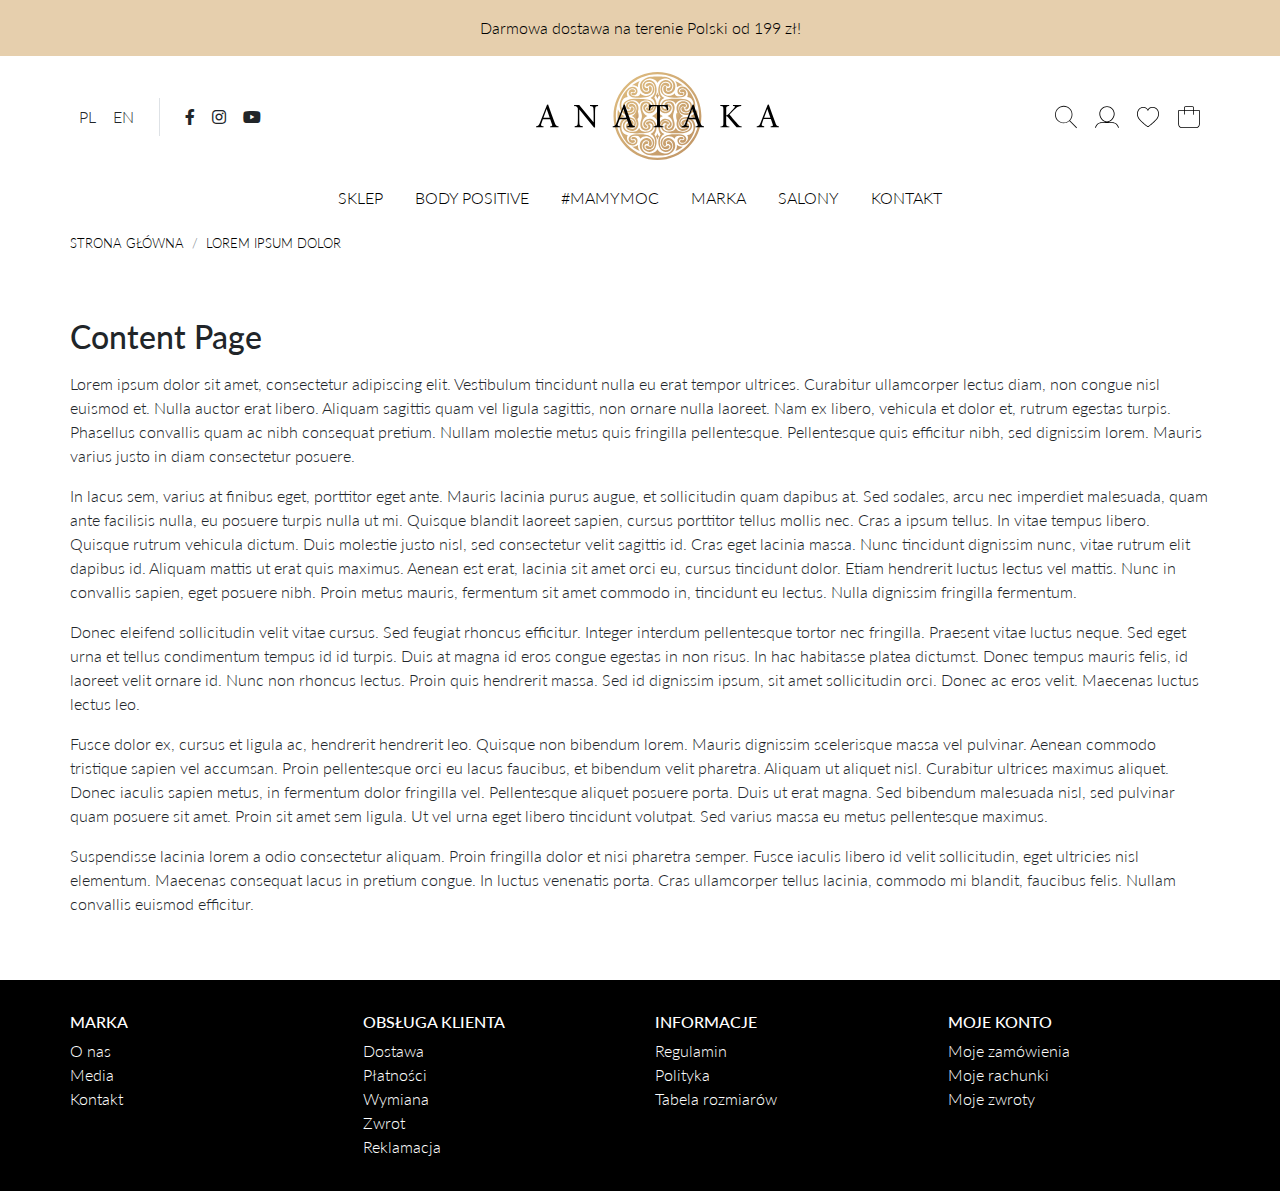
<file: page.html>
<!DOCTYPE html>
<html>

<head>
    <meta charset="utf-8">
    <meta name="viewport" content="width=device-width, initial-scale=1.0, shrink-to-fit=no">
    <title>Anataka</title>
    <link rel="stylesheet" href="assets/bootstrap/css/bootstrap.min.css?h=91039dc37ca10556e438bd87c99ad813">
    <link rel="stylesheet" href="https://fonts.googleapis.com/css?family=Lato:100,100i,300,300i,400,400i,700,700i,900,900i&amp;subset=latin-ext&amp;display=swap">
    <link rel="stylesheet" href="assets/fonts/fontawesome-all.min.css?h=ef9efa29ed5490562c2ff272112d2e97">
    <link rel="stylesheet" href="assets/fonts/line-awesome.min.css?h=ef9efa29ed5490562c2ff272112d2e97">
    <link rel="stylesheet" href="assets/css/libs/flickity.css?h=51fe83a97f0f8d929bf811159752b794">
    <link rel="stylesheet" href="assets/css/libs/jquery.fancybox.css?h=7ec4054ec26e4b52bdc7a7742ac4f113">
    <link rel="stylesheet" href="assets/css/overrides/flickity.compiled.css?h=af395008b7a3338b8fda12cd7c671f80">
    <link rel="stylesheet" href="assets/css/components/ratio.compiled.css?h=7ed4d23639d05bc4ca42c6e16d623b43">
    <link rel="stylesheet" href="assets/css/fx/font-weight.compiled.css?h=6daedb184861f044d67a50abae7c080d">
    <link rel="stylesheet" href="assets/css/fx/opacity.compiled.css?h=f24831ec69501127c3798b17fcaf93b4">
    <link rel="stylesheet" href="assets/css/fx/sizes.compiled.css?h=bc9479e78e737028a15ea59b9e77665c">
    <link rel="stylesheet" href="assets/css/components/fullscreen-modal.compiled.css?h=5a7931fd151bed1d958b0fe4fff8333f">
    <link rel="stylesheet" href="assets/css/bootstrap/bootstrap-grid.compiled.css?h=a0e2c042aafd03611013bb7368c68abb">
    <link rel="stylesheet" href="assets/css/bootstrap/bootstrap-reboot.compiled.css?h=3faab249e5b375346df50ce346e323e8">
    <link rel="stylesheet" href="assets/css/bootstrap/bootstrap.compiled.css?h=be392c9dd5cf15c3ea7e4e466f9e01f9">
    <link rel="stylesheet" href="assets/css/components/svg.compiled.css?h=37b7d010a67d4db066d66cbd81a24fbf">
    <link rel="stylesheet" href="assets/css/page.compiled.css?h=fb7724f3fa5104e232735e4b6ca5fbd2">
    <link rel="stylesheet" href="assets/css/sections/menu.compiled.css?h=950c141364d4915c7a6d8af0ba5e07c8">
</head>

<body>
    <div>
        <header>
            <div class="bg-secondary p-3">
                <p class="text-center mb-0"><a href="page.html">Darmowa dostawa na terenie Polski od 199 zł!</a></p>
            </div>
            <div class="py-3">
                <div class="container">
                    <div class="row no-gutters justify-content-between align-items-center justify-content-sm-center justify-content-lg-between my-n2 mx-sm-n3">
                        <div class="col-12 col-lg-auto order-1 order-lg-2 py-2 px-sm-3">
                            <div class="d-flex justify-content-center"><a href="index.html"><img class="img-fluid" src="assets/img/anataka_logo.svg?h=e80dbbd2b84c2827c10c00f472727e8b" style="height: 90px;"></a></div>
                        </div>
                        <div class="col-auto col-sm-auto order-2 order-lg-1 py-2 px-sm-3">
                            <div class="row no-gutters justify-content-center align-items-center mx-sm-n3">
                                <div class="col-auto px-sm-3">
                                    <div class="btn-group mb-0" role="group"><button class="btn px-2" type="button">PL</button><button class="btn px-2" type="button">EN</button></div>
                                </div>
                                <div class="col-auto d-none d-sm-block border-left px-sm-3">
                                    <div class="btn-group mb-0" role="group"><button class="btn px-2" type="button"><i class="fab fa-facebook-f"></i></button><button class="btn px-2" type="button"><i class="fab fa-instagram"></i></button><button class="btn px-2" type="button"><i class="fab fa-youtube"></i></button></div>
                                </div>
                            </div>
                        </div>
                        <div class="col-auto col-sm-auto order-3 py-2 px-sm-3">
                            <div class="btn-group align-items-center mb-0" role="group"><button class="btn d-flex align-items-center px-2" type="button" data-target="#modal__search" data-toggle="modal"><img class="img-fluid" src="assets/img/icons/ico_search.svg?h=e05d5126dd05a4f3e0a4534c91519120"></button><button class="btn d-flex align-items-center px-2" type="button"><img class="img-fluid" src="assets/img/icons/ico_account.svg?h=fc2a5b53edfbd9ee4308070628c29e49"></button><button class="btn d-flex align-items-center px-2" type="button"><img class="img-fluid" src="assets/img/icons/ico_heart.svg?h=b8b116709a2062edf27e7ac038eca170"></button><button class="btn d-flex align-items-center px-2" type="button"><img class="img-fluid" src="assets/img/icons/ico_bag.svg?h=ec883feb31bb82f657dd22f8e73cc9c0"></button><button class="btn d-flex d-lg-none align-items-center px-2" type="button" data-target="#collapse__menu" data-toggle="collapse"><img src="assets/img/icons/icon-menu_2.svg?h=1f93898562a2f7bb00fe8e6d4bd57f58" style="width: 24px;"></button></div>
                        </div>
                    </div>
                </div>
            </div>
        </header>
        <main>
            <div>
                <div class="container">
                    <div class="d-none d-lg-block mb-3" id="menu__desktop">
                        <ul class="nav text-uppercase justify-content-center">
                            <li class="nav-item"><a class="nav-link active" href="category.html">Sklep</a>
                                <ul class="list-unstyled mb-0">
                                    <li><a class="text-nowrap d-block font-weight-bolder" href="category.html">Nowości</a></li>
                                    <li><a class="text-nowrap d-block" href="category.html">Do -50%</a></li>
                                    <li><a class="text-nowrap d-block" href="category.html">Tylko on-line</a></li>
                                    <li><a class="text-nowrap d-block" href="category.html">Body Positive</a></li>
                                    <li><a class="text-nowrap d-block" href="category.html">Akcja mamymoc</a></li>
                                    <li><a class="text-nowrap d-block" href="category.html">Sukienki</a></li>
                                    <li><a class="text-nowrap d-block" href="category.html">Spódnice</a></li>
                                    <li><a class="text-nowrap d-block" href="category.html">Spodnie</a></li>
                                    <li><a class="text-nowrap d-block" href="category.html">Swetry</a></li>
                                    <li><a class="text-nowrap d-block" href="category.html">Koszule</a></li>
                                    <li><a class="text-nowrap d-block" href="category.html">Kurtki</a></li>
                                    <li><a class="text-nowrap d-block" href="category.html">Kamizelki</a></li>
                                    <li><a class="text-nowrap d-block" href="category.html">Bluzki</a></li>
                                    <li><a class="text-nowrap d-block" href="category.html">Bluzy</a></li>
                                    <li><a class="text-nowrap d-block" href="category.html">Płaszcze</a></li>
                                    <li><a class="text-nowrap d-block" href="category.html">Żakiety</a></li>
                                    <li><a class="text-nowrap d-block" href="category.html">Wyprzedaż</a></li>
                                    <li><a class="text-nowrap d-block" href="category.html">Akcesoria</a></li>
                                </ul>
                            </li>
                            <li class="nav-item"><a class="nav-link" href="category.html">Body Positive</a></li>
                            <li class="nav-item"><a class="nav-link" href="category.html">#mamymoc</a></li>
                            <li class="nav-item"><a class="nav-link" href="about.html">Marka</a></li>
                            <li class="nav-item"><a class="nav-link" href="shops.html">Salony</a></li>
                            <li class="nav-item"><a class="nav-link" href="contact.html">Kontakt</a></li>
                        </ul>
                    </div>
                    <div class="d-lg-none" id="menu__mobile">
                        <div id="collapse__menu" class="collapse mb-2">
                            <ul class="nav flex-column text-uppercase">
                                <li class="nav-item"><span class="d-flex justify-content-between"><a class="active d-flex align-items-center" href="category.html">Sklep</a><button class="btn p-0 btn--noshadow" type="button" data-target="#collapse__menu__1" data-toggle="collapse"><i class="la la-plus"></i></button></span>
                                    <ul class="list-unstyled mb-0 px-3 collapse" id="collapse__menu__1">
                                        <li><a class="text-nowrap d-block font-weight-bolder" href="category.html">Nowości</a></li>
                                        <li><a class="text-nowrap d-block" href="category.html">Do -50%</a></li>
                                        <li><a class="text-nowrap d-block" href="category.html">Tylko on-line</a></li>
                                        <li><a class="text-nowrap d-block" href="category.html">Body Positive</a></li>
                                        <li><a class="text-nowrap d-block" href="category.html">Akcja mamymoc</a></li>
                                        <li><a class="text-nowrap d-block" href="category.html">Sukienki</a></li>
                                        <li><a class="text-nowrap d-block" href="category.html">Spódnice</a></li>
                                        <li><a class="text-nowrap d-block" href="category.html">Spodnie</a></li>
                                        <li><a class="text-nowrap d-block" href="category.html">Swetry</a></li>
                                        <li><a class="text-nowrap d-block" href="category.html">Koszule</a></li>
                                        <li><a class="text-nowrap d-block" href="category.html">Kurtki</a></li>
                                        <li><a class="text-nowrap d-block" href="category.html">Kamizelki</a></li>
                                        <li><a class="text-nowrap d-block" href="category.html">Bluzki</a></li>
                                        <li><a class="text-nowrap d-block" href="category.html">Bluzy</a></li>
                                        <li><a class="text-nowrap d-block" href="category.html">Płaszcze</a></li>
                                        <li><a class="text-nowrap d-block" href="category.html">Żakiety</a></li>
                                        <li><a class="text-nowrap d-block" href="category.html">Wyprzedaż</a></li>
                                        <li><a class="text-nowrap d-block" href="category.html">Akcesoria</a></li>
                                    </ul>
                                </li>
                                <li class="nav-item"><span class="d-flex justify-content-between"><a class="d-flex align-items-center" href="category.html">Body Positive</a></span></li>
                                <li class="nav-item"><span class="d-flex justify-content-between"><a class="d-flex align-items-center" href="category.html">#mamymoc</a></span></li>
                                <li class="nav-item"><span class="d-flex justify-content-between"><a class="d-flex align-items-center" href="about.html">Marka</a></span></li>
                                <li class="nav-item"><span class="d-flex justify-content-between"><a class="d-flex align-items-center" href="shops.html">Salony</a></span></li>
                                <li class="nav-item"><span class="d-flex justify-content-between"><a class="d-flex align-items-center" href="contact.html">Kontakt</a></span></li>
                            </ul>
                        </div>
                    </div>
                </div>
            </div>
            <div class="mb-3">
                <div class="container">
                    <ol class="breadcrumb text-uppercase p-0 mb-0 bg-transparent">
                        <li class="breadcrumb-item"><a href="index.html"><span>Strona główna</span></a></li>
                        <li class="breadcrumb-item"><a href="#"><span>Lorem ipsum dolor</span></a></li>
                    </ol>
                </div>
            </div>
            <div class="py-5">
                <div class="container">
                    <h2 class="mb-3">Content Page</h2>
                    <p>Lorem ipsum dolor sit amet, consectetur adipiscing elit. Vestibulum tincidunt nulla eu erat tempor ultrices. Curabitur ullamcorper lectus diam, non congue nisl euismod et. Nulla auctor erat libero. Aliquam sagittis quam vel ligula sagittis, non ornare nulla laoreet. Nam ex libero, vehicula et dolor et, rutrum egestas turpis. Phasellus convallis quam ac nibh consequat pretium. Nullam molestie metus quis fringilla pellentesque. Pellentesque quis efficitur nibh, sed dignissim lorem. Mauris varius justo in diam consectetur posuere.<br></p>
                    <p>In lacus sem, varius at finibus eget, porttitor eget ante. Mauris lacinia purus augue, et sollicitudin quam dapibus at. Sed sodales, arcu nec imperdiet malesuada, quam ante facilisis nulla, eu posuere turpis nulla ut mi. Quisque blandit laoreet sapien, cursus porttitor tellus mollis nec. Cras a ipsum tellus. In vitae tempus libero. Quisque rutrum vehicula dictum. Duis molestie justo nisl, sed consectetur velit sagittis id. Cras eget lacinia massa. Nunc tincidunt dignissim nunc, vitae rutrum elit dapibus id. Aliquam mattis ut erat quis maximus. Aenean est erat, lacinia sit amet orci eu, cursus tincidunt dolor. Etiam hendrerit luctus lectus vel mattis. Nunc in convallis sapien, eget posuere nibh. Proin metus mauris, fermentum sit amet commodo in, tincidunt eu lectus. Nulla dignissim fringilla fermentum.<br></p>
                    <p>Donec eleifend sollicitudin velit vitae cursus. Sed feugiat rhoncus efficitur. Integer interdum pellentesque tortor nec fringilla. Praesent vitae luctus neque. Sed eget urna et tellus condimentum tempus id id turpis. Duis at magna id eros congue egestas in non risus. In hac habitasse platea dictumst. Donec tempus mauris felis, id laoreet velit ornare id. Nunc non rhoncus lectus. Proin quis hendrerit massa. Sed id dignissim ipsum, sit amet sollicitudin orci. Donec ac eros velit. Maecenas luctus lectus leo.<br></p>
                    <p>Fusce dolor ex, cursus et ligula ac, hendrerit hendrerit leo. Quisque non bibendum lorem. Mauris dignissim scelerisque massa vel pulvinar. Aenean commodo tristique sapien vel accumsan. Proin pellentesque orci eu lacus faucibus, et bibendum velit pharetra. Aliquam ut aliquet nisl. Curabitur ultrices maximus aliquet. Donec iaculis sapien metus, in fermentum dolor fringilla vel. Pellentesque aliquet posuere porta. Duis ut erat magna. Sed bibendum malesuada nisl, sed pulvinar quam posuere sit amet. Proin sit amet sem ligula. Ut vel urna eget libero tincidunt volutpat. Sed varius massa eu metus pellentesque maximus.<br></p>
                    <p>Suspendisse lacinia lorem a odio consectetur aliquam. Proin fringilla dolor et nisi pharetra semper. Fusce iaculis libero id velit sollicitudin, eget ultricies nisl elementum. Maecenas consequat lacus in pretium congue. In luctus venenatis porta. Cras ullamcorper tellus lacinia, commodo mi blandit, faucibus felis. Nullam convallis euismod efficitur.<br></p>
                </div>
            </div>
        </main>
        <footer>
            <div class="text-white bg-primary py-3">
                <div class="container">
                    <div class="row">
                        <div class="col-12 col-sm-6 col-lg-3 py-3">
                            <h3 class="text-uppercase h6">Marka</h3>
                            <ul class="list-unstyled mb-0">
                                <li><a class="text-white" href="about.html">O nas</a></li>
                                <li><a class="text-white" href="page.html">Media</a></li>
                                <li><a class="text-white" href="contact.html">Kontakt</a></li>
                            </ul>
                        </div>
                        <div class="col-12 col-sm-6 col-lg-3 py-3">
                            <h3 class="text-uppercase h6">Obsługa klienta</h3>
                            <ul class="list-unstyled mb-0">
                                <li><a class="text-white" href="page.html">Dostawa</a></li>
                                <li><a class="text-white" href="page.html">Płatności</a></li>
                                <li><a class="text-white" href="page.html">Wymiana</a></li>
                                <li><a class="text-white" href="page.html">Zwrot</a></li>
                                <li><a class="text-white" href="page.html">Reklamacja</a></li>
                            </ul>
                        </div>
                        <div class="col-12 col-sm-6 col-lg-3 py-3">
                            <h3 class="text-uppercase h6">Informacje</h3>
                            <ul class="list-unstyled mb-0">
                                <li><a class="text-white" href="page.html">Regulamin</a></li>
                                <li><a class="text-white" href="page.html">Polityka</a></li>
                                <li><a class="text-white" href="sizes.html">Tabela rozmiarów</a></li>
                            </ul>
                        </div>
                        <div class="col-12 col-sm-6 col-lg-3 py-3">
                            <h3 class="text-uppercase h6">Moje konto</h3>
                            <ul class="list-unstyled mb-0">
                                <li><a class="text-white" href="#">Moje zamówienia</a></li>
                                <li><a class="text-white" href="#">Moje rachunki</a></li>
                                <li><a class="text-white" href="#">Moje zwroty</a></li>
                            </ul>
                        </div>
                    </div>
                </div>
            </div>
        </footer>
    </div>
    <div>
        <div class="modal fade" role="dialog" tabindex="-1" id="modal__search" data-backdrop="static" data-keyboard="false">
            <div class="modal-dialog modal-dialog-centered" role="document">
                <div class="modal-content">
                    <div class="modal-body p-0">
                        <div>
                            <div class="row no-gutters justify-content-end">
                                <div class="col-auto"><button class="btn btn-lg d-flex align-items-center p-2" type="button" data-target="#modal__search" data-toggle="modal"><i class="la la-times"></i></button></div>
                            </div>
                        </div>
                        <form>
                            <div class="p-5">
                                <div class="form-row mb-3">
                                    <div class="col"><input class="form-control form-control-lg" type="text" placeholder="Wpisz nazwę produktu"></div>
                                </div>
                                <div class="form-row">
                                    <div class="col">
                                        <div class="d-flex justify-content-end"><button class="btn btn-primary font-weight-bold" type="button">Wyszukaj w sklepie</button></div>
                                    </div>
                                </div>
                            </div>
                        </form>
                    </div>
                </div>
            </div>
        </div>
    </div>
    <script src="assets/js/jquery.min.js?h=89312d34339dcd686309fe284b3f226f"></script>
    <script src="assets/bootstrap/js/bootstrap.min.js?h=2504f2315ca47ea4d62e67e20a5551d7"></script>
    <script src="assets/js/libs/jquery.fancybox.js?h=b63c7cca1b5e4bd57bd854c444b895c9"></script>
    <script src="assets/js/libs/flickity.pkgd.min.js?h=8625a9d2a4f797e756dbd299c2d74fc2"></script>
    <script src="assets/js/components/svg.js?h=d9ea285243bbaa184c8b082f54b30ff4"></script>
    <script src="assets/js/page.js?h=6b45ee3f322378dc3faf859cb456034a"></script>
    <script src="assets/js/triggers/flickity.js?h=61e535f0b5b04eacd8701dedfd4e9adc"></script>
</body>

</html>
</file>
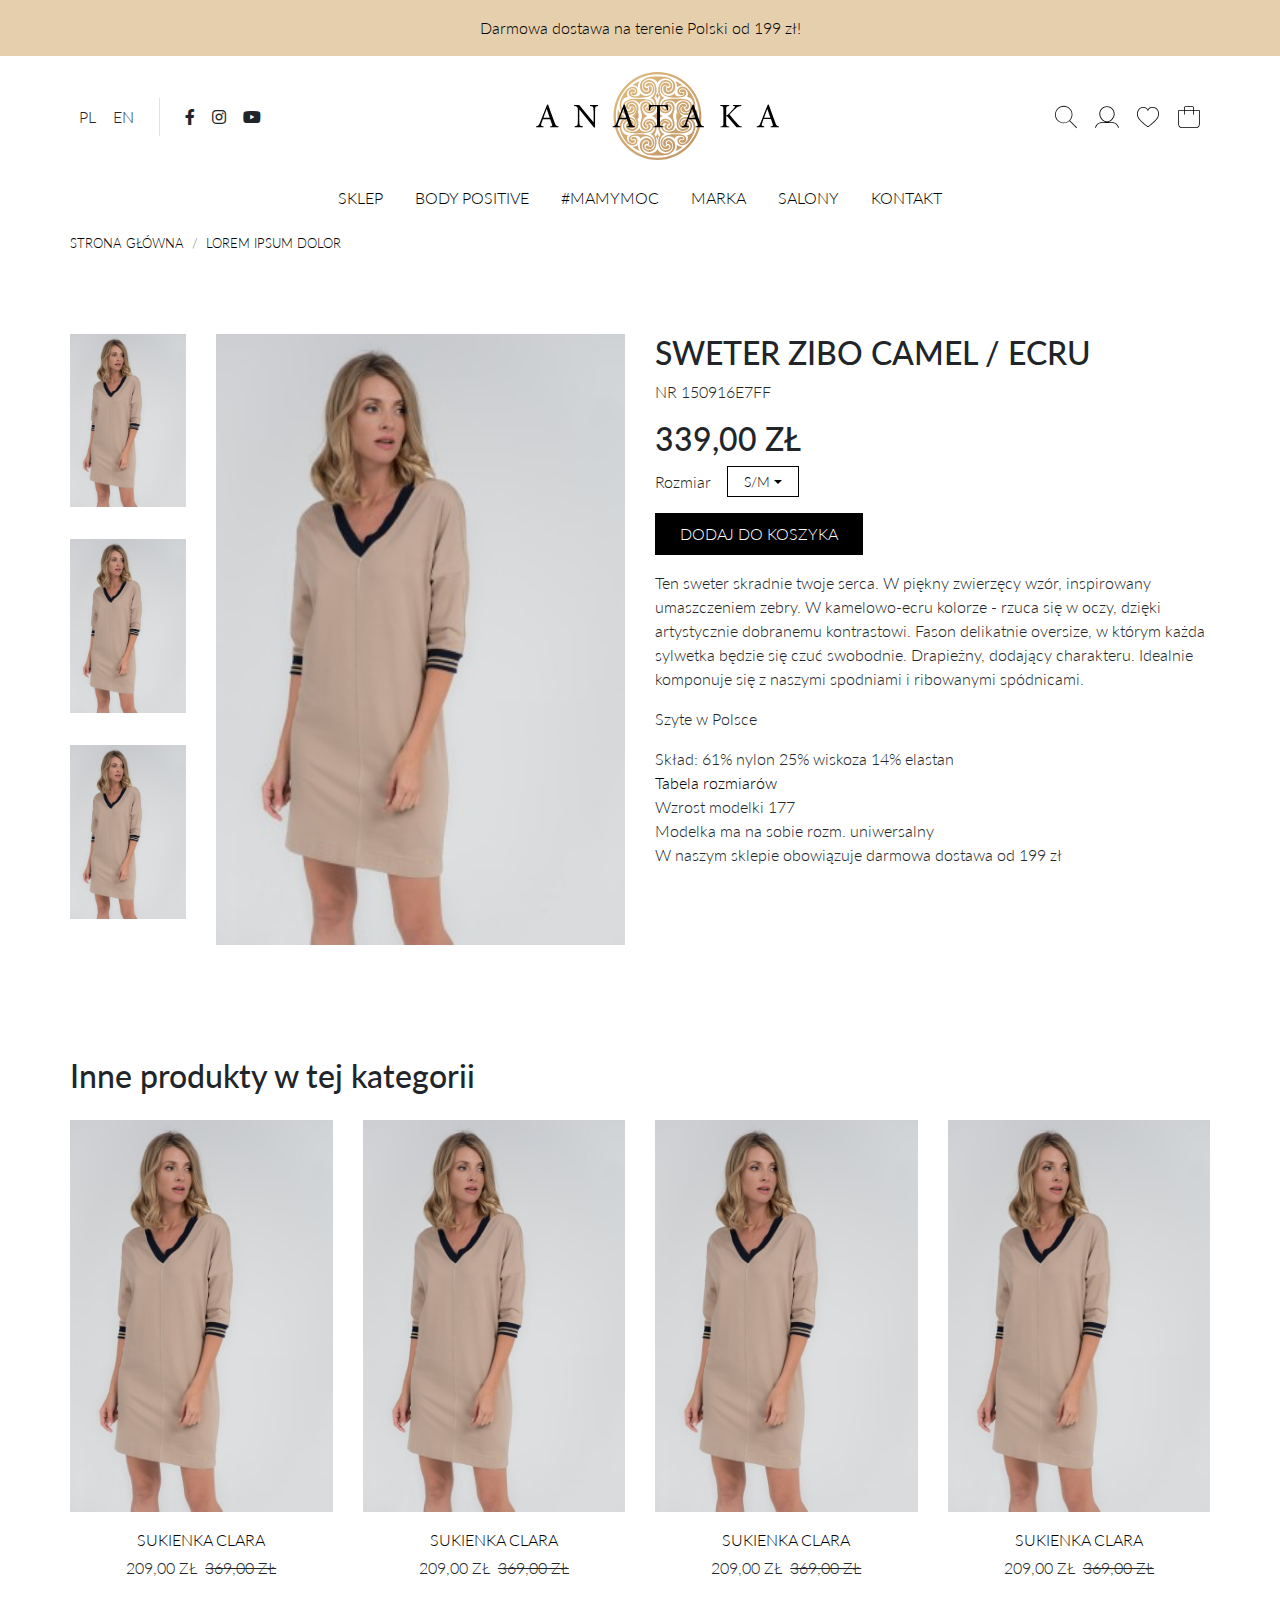
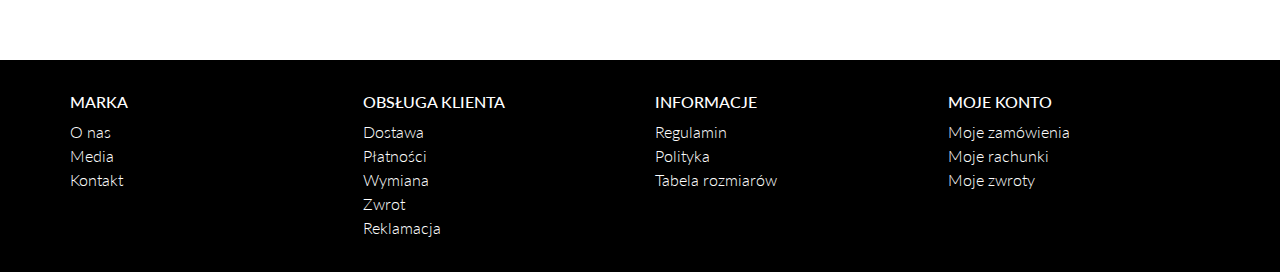
<file: product.html>
<!DOCTYPE html>
<html>

<head>
    <meta charset="utf-8">
    <meta name="viewport" content="width=device-width, initial-scale=1.0, shrink-to-fit=no">
    <title>Anataka</title>
    <link rel="stylesheet" href="assets/bootstrap/css/bootstrap.min.css?h=91039dc37ca10556e438bd87c99ad813">
    <link rel="stylesheet" href="https://fonts.googleapis.com/css?family=Lato:100,100i,300,300i,400,400i,700,700i,900,900i&amp;subset=latin-ext&amp;display=swap">
    <link rel="stylesheet" href="assets/fonts/fontawesome-all.min.css?h=ef9efa29ed5490562c2ff272112d2e97">
    <link rel="stylesheet" href="assets/fonts/line-awesome.min.css?h=ef9efa29ed5490562c2ff272112d2e97">
    <link rel="stylesheet" href="assets/css/libs/flickity.css?h=51fe83a97f0f8d929bf811159752b794">
    <link rel="stylesheet" href="assets/css/libs/jquery.fancybox.css?h=7ec4054ec26e4b52bdc7a7742ac4f113">
    <link rel="stylesheet" href="assets/css/overrides/flickity.compiled.css?h=af395008b7a3338b8fda12cd7c671f80">
    <link rel="stylesheet" href="assets/css/components/ratio.compiled.css?h=7ed4d23639d05bc4ca42c6e16d623b43">
    <link rel="stylesheet" href="assets/css/fx/font-weight.compiled.css?h=6daedb184861f044d67a50abae7c080d">
    <link rel="stylesheet" href="assets/css/fx/opacity.compiled.css?h=f24831ec69501127c3798b17fcaf93b4">
    <link rel="stylesheet" href="assets/css/fx/sizes.compiled.css?h=bc9479e78e737028a15ea59b9e77665c">
    <link rel="stylesheet" href="assets/css/components/fullscreen-modal.compiled.css?h=5a7931fd151bed1d958b0fe4fff8333f">
    <link rel="stylesheet" href="assets/css/bootstrap/bootstrap-grid.compiled.css?h=a0e2c042aafd03611013bb7368c68abb">
    <link rel="stylesheet" href="assets/css/bootstrap/bootstrap-reboot.compiled.css?h=3faab249e5b375346df50ce346e323e8">
    <link rel="stylesheet" href="assets/css/bootstrap/bootstrap.compiled.css?h=be392c9dd5cf15c3ea7e4e466f9e01f9">
    <link rel="stylesheet" href="assets/css/components/svg.compiled.css?h=37b7d010a67d4db066d66cbd81a24fbf">
    <link rel="stylesheet" href="assets/css/page.compiled.css?h=fb7724f3fa5104e232735e4b6ca5fbd2">
    <link rel="stylesheet" href="assets/css/sections/menu.compiled.css?h=950c141364d4915c7a6d8af0ba5e07c8">
</head>

<body>
    <div>
        <header>
            <div class="bg-secondary p-3">
                <p class="text-center mb-0"><a href="page.html">Darmowa dostawa na terenie Polski od 199 zł!</a></p>
            </div>
            <div class="py-3">
                <div class="container">
                    <div class="row no-gutters justify-content-between align-items-center justify-content-sm-center justify-content-lg-between my-n2 mx-sm-n3">
                        <div class="col-12 col-lg-auto order-1 order-lg-2 py-2 px-sm-3">
                            <div class="d-flex justify-content-center"><a href="index.html"><img class="img-fluid" src="assets/img/anataka_logo.svg?h=e80dbbd2b84c2827c10c00f472727e8b" style="height: 90px;"></a></div>
                        </div>
                        <div class="col-auto col-sm-auto order-2 order-lg-1 py-2 px-sm-3">
                            <div class="row no-gutters justify-content-center align-items-center mx-sm-n3">
                                <div class="col-auto px-sm-3">
                                    <div class="btn-group mb-0" role="group"><button class="btn px-2" type="button">PL</button><button class="btn px-2" type="button">EN</button></div>
                                </div>
                                <div class="col-auto d-none d-sm-block border-left px-sm-3">
                                    <div class="btn-group mb-0" role="group"><button class="btn px-2" type="button"><i class="fab fa-facebook-f"></i></button><button class="btn px-2" type="button"><i class="fab fa-instagram"></i></button><button class="btn px-2" type="button"><i class="fab fa-youtube"></i></button></div>
                                </div>
                            </div>
                        </div>
                        <div class="col-auto col-sm-auto order-3 py-2 px-sm-3">
                            <div class="btn-group align-items-center mb-0" role="group"><button class="btn d-flex align-items-center px-2" type="button" data-target="#modal__search" data-toggle="modal"><img class="img-fluid" src="assets/img/icons/ico_search.svg?h=e05d5126dd05a4f3e0a4534c91519120"></button><button class="btn d-flex align-items-center px-2" type="button"><img class="img-fluid" src="assets/img/icons/ico_account.svg?h=fc2a5b53edfbd9ee4308070628c29e49"></button><button class="btn d-flex align-items-center px-2" type="button"><img class="img-fluid" src="assets/img/icons/ico_heart.svg?h=b8b116709a2062edf27e7ac038eca170"></button><button class="btn d-flex align-items-center px-2" type="button"><img class="img-fluid" src="assets/img/icons/ico_bag.svg?h=ec883feb31bb82f657dd22f8e73cc9c0"></button><button class="btn d-flex d-lg-none align-items-center px-2" type="button" data-target="#collapse__menu" data-toggle="collapse"><img src="assets/img/icons/icon-menu_2.svg?h=1f93898562a2f7bb00fe8e6d4bd57f58" style="width: 24px;"></button></div>
                        </div>
                    </div>
                </div>
            </div>
        </header>
        <main>
            <div>
                <div class="container">
                    <div class="d-none d-lg-block mb-3" id="menu__desktop">
                        <ul class="nav text-uppercase justify-content-center">
                            <li class="nav-item"><a class="nav-link active" href="category.html">Sklep</a>
                                <ul class="list-unstyled mb-0">
                                    <li><a class="text-nowrap d-block font-weight-bolder" href="category.html">Nowości</a></li>
                                    <li><a class="text-nowrap d-block" href="category.html">Do -50%</a></li>
                                    <li><a class="text-nowrap d-block" href="category.html">Tylko on-line</a></li>
                                    <li><a class="text-nowrap d-block" href="category.html">Body Positive</a></li>
                                    <li><a class="text-nowrap d-block" href="category.html">Akcja mamymoc</a></li>
                                    <li><a class="text-nowrap d-block" href="category.html">Sukienki</a></li>
                                    <li><a class="text-nowrap d-block" href="category.html">Spódnice</a></li>
                                    <li><a class="text-nowrap d-block" href="category.html">Spodnie</a></li>
                                    <li><a class="text-nowrap d-block" href="category.html">Swetry</a></li>
                                    <li><a class="text-nowrap d-block" href="category.html">Koszule</a></li>
                                    <li><a class="text-nowrap d-block" href="category.html">Kurtki</a></li>
                                    <li><a class="text-nowrap d-block" href="category.html">Kamizelki</a></li>
                                    <li><a class="text-nowrap d-block" href="category.html">Bluzki</a></li>
                                    <li><a class="text-nowrap d-block" href="category.html">Bluzy</a></li>
                                    <li><a class="text-nowrap d-block" href="category.html">Płaszcze</a></li>
                                    <li><a class="text-nowrap d-block" href="category.html">Żakiety</a></li>
                                    <li><a class="text-nowrap d-block" href="category.html">Wyprzedaż</a></li>
                                    <li><a class="text-nowrap d-block" href="category.html">Akcesoria</a></li>
                                </ul>
                            </li>
                            <li class="nav-item"><a class="nav-link" href="category.html">Body Positive</a></li>
                            <li class="nav-item"><a class="nav-link" href="category.html">#mamymoc</a></li>
                            <li class="nav-item"><a class="nav-link" href="about.html">Marka</a></li>
                            <li class="nav-item"><a class="nav-link" href="shops.html">Salony</a></li>
                            <li class="nav-item"><a class="nav-link" href="contact.html">Kontakt</a></li>
                        </ul>
                    </div>
                    <div class="d-lg-none" id="menu__mobile">
                        <div id="collapse__menu" class="collapse mb-2">
                            <ul class="nav flex-column text-uppercase">
                                <li class="nav-item"><span class="d-flex justify-content-between"><a class="active d-flex align-items-center" href="category.html">Sklep</a><button class="btn p-0 btn--noshadow" type="button" data-target="#collapse__menu__1" data-toggle="collapse"><i class="la la-plus"></i></button></span>
                                    <ul class="list-unstyled mb-0 px-3 collapse" id="collapse__menu__1">
                                        <li><a class="text-nowrap d-block font-weight-bolder" href="category.html">Nowości</a></li>
                                        <li><a class="text-nowrap d-block" href="category.html">Do -50%</a></li>
                                        <li><a class="text-nowrap d-block" href="category.html">Tylko on-line</a></li>
                                        <li><a class="text-nowrap d-block" href="category.html">Body Positive</a></li>
                                        <li><a class="text-nowrap d-block" href="category.html">Akcja mamymoc</a></li>
                                        <li><a class="text-nowrap d-block" href="category.html">Sukienki</a></li>
                                        <li><a class="text-nowrap d-block" href="category.html">Spódnice</a></li>
                                        <li><a class="text-nowrap d-block" href="category.html">Spodnie</a></li>
                                        <li><a class="text-nowrap d-block" href="category.html">Swetry</a></li>
                                        <li><a class="text-nowrap d-block" href="category.html">Koszule</a></li>
                                        <li><a class="text-nowrap d-block" href="category.html">Kurtki</a></li>
                                        <li><a class="text-nowrap d-block" href="category.html">Kamizelki</a></li>
                                        <li><a class="text-nowrap d-block" href="category.html">Bluzki</a></li>
                                        <li><a class="text-nowrap d-block" href="category.html">Bluzy</a></li>
                                        <li><a class="text-nowrap d-block" href="category.html">Płaszcze</a></li>
                                        <li><a class="text-nowrap d-block" href="category.html">Żakiety</a></li>
                                        <li><a class="text-nowrap d-block" href="category.html">Wyprzedaż</a></li>
                                        <li><a class="text-nowrap d-block" href="category.html">Akcesoria</a></li>
                                    </ul>
                                </li>
                                <li class="nav-item"><span class="d-flex justify-content-between"><a class="d-flex align-items-center" href="category.html">Body Positive</a></span></li>
                                <li class="nav-item"><span class="d-flex justify-content-between"><a class="d-flex align-items-center" href="category.html">#mamymoc</a></span></li>
                                <li class="nav-item"><span class="d-flex justify-content-between"><a class="d-flex align-items-center" href="about.html">Marka</a></span></li>
                                <li class="nav-item"><span class="d-flex justify-content-between"><a class="d-flex align-items-center" href="shops.html">Salony</a></span></li>
                                <li class="nav-item"><span class="d-flex justify-content-between"><a class="d-flex align-items-center" href="contact.html">Kontakt</a></span></li>
                            </ul>
                        </div>
                    </div>
                </div>
            </div>
            <div class="mb-3">
                <div class="container">
                    <ol class="breadcrumb text-uppercase p-0 mb-0 bg-transparent">
                        <li class="breadcrumb-item"><a href="index.html"><span>Strona główna</span></a></li>
                        <li class="breadcrumb-item"><a href="#"><span>Lorem ipsum dolor</span></a></li>
                    </ol>
                </div>
            </div>
            <div class="py-5">
                <div class="container">
                    <div class="row">
                        <div class="col-12 col-lg-6">
                            <div class="row">
                                <div class="col-12 col-md-9 order-1 order-md-2 py-3">
                                    <div><img class="img-fluid w-100" src="assets/img/products/sukienka-clara.jpeg?h=8f7d3babf50ace28d7dd3891fbc56ceb"></div>
                                </div>
                                <div class="col-12 col-md-3 order-2 order-md-1">
                                    <div class="row">
                                        <div class="col-4 col-md-12 py-3">
                                            <div><img class="img-fluid w-100" src="assets/img/products/sukienka-clara.jpeg?h=8f7d3babf50ace28d7dd3891fbc56ceb"></div>
                                        </div>
                                        <div class="col-4 col-md-12 py-3">
                                            <div><img class="img-fluid w-100" src="assets/img/products/sukienka-clara.jpeg?h=8f7d3babf50ace28d7dd3891fbc56ceb"></div>
                                        </div>
                                        <div class="col-4 col-md-12 py-3">
                                            <div><img class="img-fluid w-100" src="assets/img/products/sukienka-clara.jpeg?h=8f7d3babf50ace28d7dd3891fbc56ceb"></div>
                                        </div>
                                    </div>
                                </div>
                            </div>
                        </div>
                        <div class="col-12 col-lg-6 py-3">
                            <h2 class="text-uppercase">Sweter ZIBO Camel / Ecru</h2>
                            <p>NR 150916E7FF<br></p>
                            <p class="h2">339,00 ZŁ<br></p>
                            <form>
                                <div class="form-group">
                                    <div class="d-flex align-items-center"><label class="mb-0 mr-3">Rozmiar</label>
                                        <div class="dropdown"><button class="btn btn-outline-primary btn-sm dropdown-toggle text-uppercase px-3" aria-expanded="false" data-toggle="dropdown" type="button">S/M</button>
                                            <div class="dropdown-menu"><a class="dropdown-item" href="#">First Item</a><a class="dropdown-item" href="#">Second Item</a><a class="dropdown-item" href="#">Third Item</a></div>
                                        </div>
                                    </div>
                                </div>
                                <div class="form-group">
                                    <div class="d-flex align-items-center"><button class="btn btn-primary text-uppercase py-2 px-4" type="button">Dodaj do koszyka</button></div>
                                </div>
                            </form>
                            <p>Ten sweter skradnie twoje serca. W piękny zwierzęcy wzór, inspirowany umaszczeniem zebry. W kamelowo-ecru kolorze - rzuca się w oczy, dzięki artystycznie dobranemu kontrastowi. Fason delikatnie oversize, w którym każda sylwetka będzie się czuć swobodnie. Drapieżny, dodający charakteru. Idealnie komponuje się z naszymi spodniami i ribowanymi spódnicami.<br></p>
                            <p>Szyte w Polsce<br></p>
                            <ul class="list-unstyled">
                                <li>Skład: 61% nylon 25% wiskoza 14% elastan</li>
                                <li><a href="#">Tabela rozmiarów</a></li>
                                <li>Wzrost modelki 177<br></li>
                                <li>Modelka ma na sobie rozm. uniwersalny<br></li>
                                <li>W naszym sklepie obowiązuje darmowa dostawa od 199 zł<br></li>
                            </ul>
                        </div>
                    </div>
                </div>
            </div>
            <div class="py-5">
                <div class="container">
                    <h2>Inne produkty w tej kategorii</h2>
                    <div class="row">
                        <div class="col-12 col-sm-6 col-lg-3 py-3">
                            <div class="card border-0"><a class="d-block" href="product.html">
                                    <div class="mb-3">
                                        <div><img class="img-fluid w-100" src="assets/img/products/sukienka-clara.jpeg?h=8f7d3babf50ace28d7dd3891fbc56ceb"></div>
                                    </div>
                                </a>
                                <div class="card-body p-0">
                                    <p class="text-uppercase text-center card-text mb-1"><a href="product.html">SUKIENKA CLARA</a></p>
                                    <ul class="list-inline text-uppercase d-flex justify-content-center">
                                        <li class="list-inline-item">209,00 zł</li>
                                        <li class="list-inline-item"><span style="text-decoration: line-through;">369,00 zł</span></li>
                                    </ul>
                                </div>
                            </div>
                        </div>
                        <div class="col-12 col-sm-6 col-lg-3 py-3">
                            <div class="card border-0"><a class="d-block" href="product.html">
                                    <div class="mb-3">
                                        <div><img class="img-fluid w-100" src="assets/img/products/sukienka-clara.jpeg?h=8f7d3babf50ace28d7dd3891fbc56ceb"></div>
                                    </div>
                                </a>
                                <div class="card-body p-0">
                                    <p class="text-uppercase text-center card-text mb-1"><a href="product.html">SUKIENKA CLARA</a></p>
                                    <ul class="list-inline text-uppercase d-flex justify-content-center">
                                        <li class="list-inline-item">209,00 zł</li>
                                        <li class="list-inline-item"><span style="text-decoration: line-through;">369,00 zł</span></li>
                                    </ul>
                                </div>
                            </div>
                        </div>
                        <div class="col-12 col-sm-6 col-lg-3 py-3">
                            <div class="card border-0"><a class="d-block" href="product.html">
                                    <div class="mb-3">
                                        <div><img class="img-fluid w-100" src="assets/img/products/sukienka-clara.jpeg?h=8f7d3babf50ace28d7dd3891fbc56ceb"></div>
                                    </div>
                                </a>
                                <div class="card-body p-0">
                                    <p class="text-uppercase text-center card-text mb-1"><a href="product.html">SUKIENKA CLARA</a></p>
                                    <ul class="list-inline text-uppercase d-flex justify-content-center">
                                        <li class="list-inline-item">209,00 zł</li>
                                        <li class="list-inline-item"><span style="text-decoration: line-through;">369,00 zł</span></li>
                                    </ul>
                                </div>
                            </div>
                        </div>
                        <div class="col-12 col-sm-6 col-lg-3 py-3">
                            <div class="card border-0"><a class="d-block" href="product.html">
                                    <div class="mb-3">
                                        <div><img class="img-fluid w-100" src="assets/img/products/sukienka-clara.jpeg?h=8f7d3babf50ace28d7dd3891fbc56ceb"></div>
                                    </div>
                                </a>
                                <div class="card-body p-0">
                                    <p class="text-uppercase text-center card-text mb-1"><a href="product.html">SUKIENKA CLARA</a></p>
                                    <ul class="list-inline text-uppercase d-flex justify-content-center">
                                        <li class="list-inline-item">209,00 zł</li>
                                        <li class="list-inline-item"><span style="text-decoration: line-through;">369,00 zł</span></li>
                                    </ul>
                                </div>
                            </div>
                        </div>
                    </div>
                </div>
            </div>
        </main>
        <footer>
            <div class="text-white bg-primary py-3">
                <div class="container">
                    <div class="row">
                        <div class="col-12 col-sm-6 col-lg-3 py-3">
                            <h3 class="text-uppercase h6">Marka</h3>
                            <ul class="list-unstyled mb-0">
                                <li><a class="text-white" href="about.html">O nas</a></li>
                                <li><a class="text-white" href="page.html">Media</a></li>
                                <li><a class="text-white" href="contact.html">Kontakt</a></li>
                            </ul>
                        </div>
                        <div class="col-12 col-sm-6 col-lg-3 py-3">
                            <h3 class="text-uppercase h6">Obsługa klienta</h3>
                            <ul class="list-unstyled mb-0">
                                <li><a class="text-white" href="page.html">Dostawa</a></li>
                                <li><a class="text-white" href="page.html">Płatności</a></li>
                                <li><a class="text-white" href="page.html">Wymiana</a></li>
                                <li><a class="text-white" href="page.html">Zwrot</a></li>
                                <li><a class="text-white" href="page.html">Reklamacja</a></li>
                            </ul>
                        </div>
                        <div class="col-12 col-sm-6 col-lg-3 py-3">
                            <h3 class="text-uppercase h6">Informacje</h3>
                            <ul class="list-unstyled mb-0">
                                <li><a class="text-white" href="page.html">Regulamin</a></li>
                                <li><a class="text-white" href="page.html">Polityka</a></li>
                                <li><a class="text-white" href="sizes.html">Tabela rozmiarów</a></li>
                            </ul>
                        </div>
                        <div class="col-12 col-sm-6 col-lg-3 py-3">
                            <h3 class="text-uppercase h6">Moje konto</h3>
                            <ul class="list-unstyled mb-0">
                                <li><a class="text-white" href="#">Moje zamówienia</a></li>
                                <li><a class="text-white" href="#">Moje rachunki</a></li>
                                <li><a class="text-white" href="#">Moje zwroty</a></li>
                            </ul>
                        </div>
                    </div>
                </div>
            </div>
        </footer>
    </div>
    <div>
        <div class="modal fade" role="dialog" tabindex="-1" id="modal__search" data-backdrop="static" data-keyboard="false">
            <div class="modal-dialog modal-dialog-centered" role="document">
                <div class="modal-content">
                    <div class="modal-body p-0">
                        <div>
                            <div class="row no-gutters justify-content-end">
                                <div class="col-auto"><button class="btn btn-lg d-flex align-items-center p-2" type="button" data-target="#modal__search" data-toggle="modal"><i class="la la-times"></i></button></div>
                            </div>
                        </div>
                        <form>
                            <div class="p-5">
                                <div class="form-row mb-3">
                                    <div class="col"><input class="form-control form-control-lg" type="text" placeholder="Wpisz nazwę produktu"></div>
                                </div>
                                <div class="form-row">
                                    <div class="col">
                                        <div class="d-flex justify-content-end"><button class="btn btn-primary font-weight-bold" type="button">Wyszukaj w sklepie</button></div>
                                    </div>
                                </div>
                            </div>
                        </form>
                    </div>
                </div>
            </div>
        </div>
    </div>
    <script src="assets/js/jquery.min.js?h=89312d34339dcd686309fe284b3f226f"></script>
    <script src="assets/bootstrap/js/bootstrap.min.js?h=2504f2315ca47ea4d62e67e20a5551d7"></script>
    <script src="assets/js/libs/jquery.fancybox.js?h=b63c7cca1b5e4bd57bd854c444b895c9"></script>
    <script src="assets/js/libs/flickity.pkgd.min.js?h=8625a9d2a4f797e756dbd299c2d74fc2"></script>
    <script src="assets/js/components/svg.js?h=d9ea285243bbaa184c8b082f54b30ff4"></script>
    <script src="assets/js/page.js?h=6b45ee3f322378dc3faf859cb456034a"></script>
    <script src="assets/js/triggers/flickity.js?h=61e535f0b5b04eacd8701dedfd4e9adc"></script>
</body>

</html>
</file>
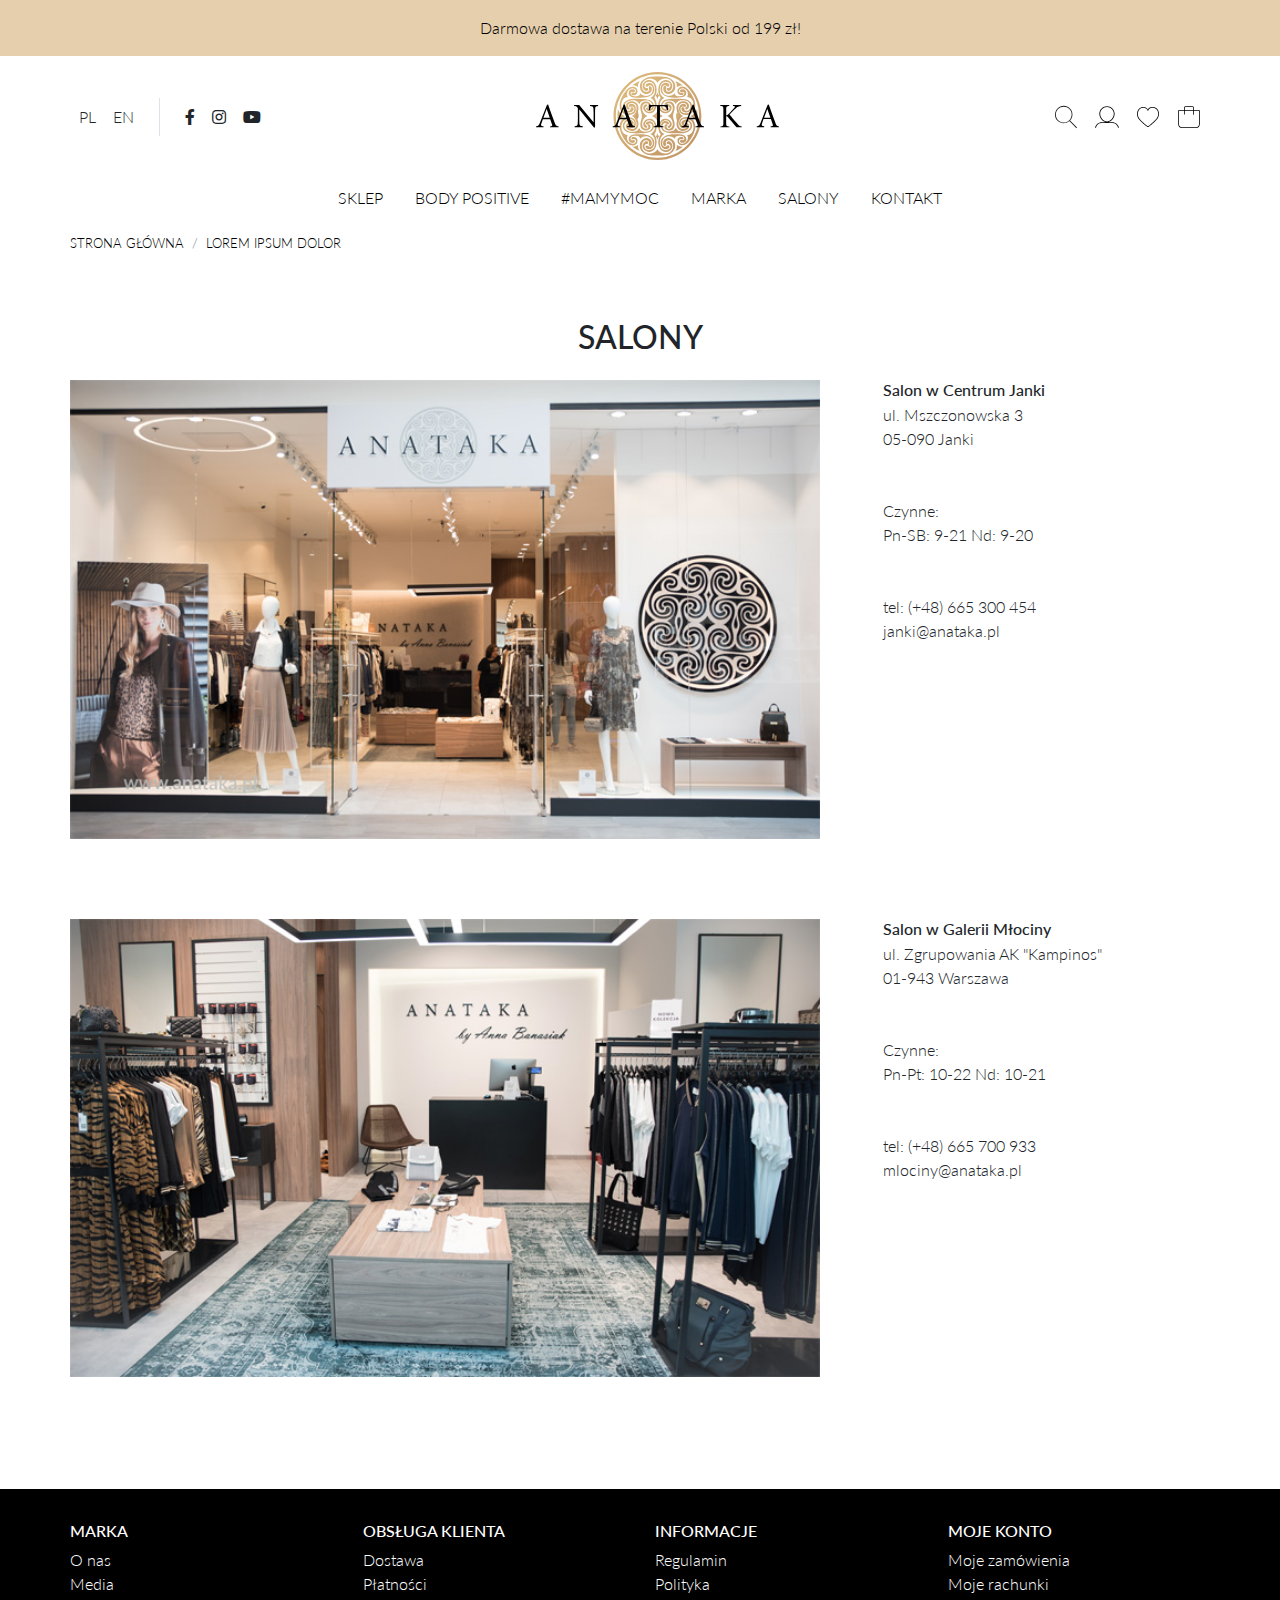
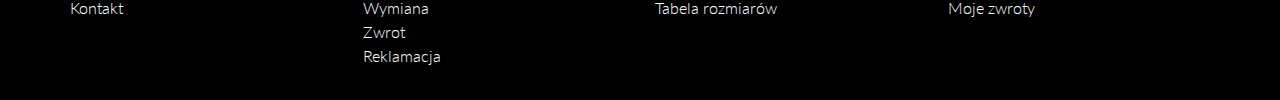
<file: shops.html>
<!DOCTYPE html>
<html>

<head>
    <meta charset="utf-8">
    <meta name="viewport" content="width=device-width, initial-scale=1.0, shrink-to-fit=no">
    <title>Anataka</title>
    <link rel="stylesheet" href="assets/bootstrap/css/bootstrap.min.css?h=91039dc37ca10556e438bd87c99ad813">
    <link rel="stylesheet" href="https://fonts.googleapis.com/css?family=Lato:100,100i,300,300i,400,400i,700,700i,900,900i&amp;subset=latin-ext&amp;display=swap">
    <link rel="stylesheet" href="assets/fonts/fontawesome-all.min.css?h=ef9efa29ed5490562c2ff272112d2e97">
    <link rel="stylesheet" href="assets/fonts/line-awesome.min.css?h=ef9efa29ed5490562c2ff272112d2e97">
    <link rel="stylesheet" href="assets/css/libs/flickity.css?h=51fe83a97f0f8d929bf811159752b794">
    <link rel="stylesheet" href="assets/css/libs/jquery.fancybox.css?h=7ec4054ec26e4b52bdc7a7742ac4f113">
    <link rel="stylesheet" href="assets/css/overrides/flickity.compiled.css?h=af395008b7a3338b8fda12cd7c671f80">
    <link rel="stylesheet" href="assets/css/components/ratio.compiled.css?h=7ed4d23639d05bc4ca42c6e16d623b43">
    <link rel="stylesheet" href="assets/css/fx/font-weight.compiled.css?h=6daedb184861f044d67a50abae7c080d">
    <link rel="stylesheet" href="assets/css/fx/opacity.compiled.css?h=f24831ec69501127c3798b17fcaf93b4">
    <link rel="stylesheet" href="assets/css/fx/sizes.compiled.css?h=bc9479e78e737028a15ea59b9e77665c">
    <link rel="stylesheet" href="assets/css/components/fullscreen-modal.compiled.css?h=5a7931fd151bed1d958b0fe4fff8333f">
    <link rel="stylesheet" href="assets/css/bootstrap/bootstrap-grid.compiled.css?h=a0e2c042aafd03611013bb7368c68abb">
    <link rel="stylesheet" href="assets/css/bootstrap/bootstrap-reboot.compiled.css?h=3faab249e5b375346df50ce346e323e8">
    <link rel="stylesheet" href="assets/css/bootstrap/bootstrap.compiled.css?h=be392c9dd5cf15c3ea7e4e466f9e01f9">
    <link rel="stylesheet" href="assets/css/components/svg.compiled.css?h=37b7d010a67d4db066d66cbd81a24fbf">
    <link rel="stylesheet" href="assets/css/page.compiled.css?h=fb7724f3fa5104e232735e4b6ca5fbd2">
    <link rel="stylesheet" href="assets/css/sections/menu.compiled.css?h=950c141364d4915c7a6d8af0ba5e07c8">
</head>

<body>
    <div>
        <header>
            <div class="bg-secondary p-3">
                <p class="text-center mb-0"><a href="page.html">Darmowa dostawa na terenie Polski od 199 zł!</a></p>
            </div>
            <div class="py-3">
                <div class="container">
                    <div class="row no-gutters justify-content-between align-items-center justify-content-sm-center justify-content-lg-between my-n2 mx-sm-n3">
                        <div class="col-12 col-lg-auto order-1 order-lg-2 py-2 px-sm-3">
                            <div class="d-flex justify-content-center"><a href="index.html"><img class="img-fluid" src="assets/img/anataka_logo.svg?h=e80dbbd2b84c2827c10c00f472727e8b" style="height: 90px;"></a></div>
                        </div>
                        <div class="col-auto col-sm-auto order-2 order-lg-1 py-2 px-sm-3">
                            <div class="row no-gutters justify-content-center align-items-center mx-sm-n3">
                                <div class="col-auto px-sm-3">
                                    <div class="btn-group mb-0" role="group"><button class="btn px-2" type="button">PL</button><button class="btn px-2" type="button">EN</button></div>
                                </div>
                                <div class="col-auto d-none d-sm-block border-left px-sm-3">
                                    <div class="btn-group mb-0" role="group"><button class="btn px-2" type="button"><i class="fab fa-facebook-f"></i></button><button class="btn px-2" type="button"><i class="fab fa-instagram"></i></button><button class="btn px-2" type="button"><i class="fab fa-youtube"></i></button></div>
                                </div>
                            </div>
                        </div>
                        <div class="col-auto col-sm-auto order-3 py-2 px-sm-3">
                            <div class="btn-group align-items-center mb-0" role="group"><button class="btn d-flex align-items-center px-2" type="button" data-target="#modal__search" data-toggle="modal"><img class="img-fluid" src="assets/img/icons/ico_search.svg?h=e05d5126dd05a4f3e0a4534c91519120"></button><button class="btn d-flex align-items-center px-2" type="button"><img class="img-fluid" src="assets/img/icons/ico_account.svg?h=fc2a5b53edfbd9ee4308070628c29e49"></button><button class="btn d-flex align-items-center px-2" type="button"><img class="img-fluid" src="assets/img/icons/ico_heart.svg?h=b8b116709a2062edf27e7ac038eca170"></button><button class="btn d-flex align-items-center px-2" type="button"><img class="img-fluid" src="assets/img/icons/ico_bag.svg?h=ec883feb31bb82f657dd22f8e73cc9c0"></button><button class="btn d-flex d-lg-none align-items-center px-2" type="button" data-target="#collapse__menu" data-toggle="collapse"><img src="assets/img/icons/icon-menu_2.svg?h=1f93898562a2f7bb00fe8e6d4bd57f58" style="width: 24px;"></button></div>
                        </div>
                    </div>
                </div>
            </div>
        </header>
        <main>
            <div>
                <div class="container">
                    <div class="d-none d-lg-block mb-3" id="menu__desktop">
                        <ul class="nav text-uppercase justify-content-center">
                            <li class="nav-item"><a class="nav-link active" href="category.html">Sklep</a>
                                <ul class="list-unstyled mb-0">
                                    <li><a class="text-nowrap d-block font-weight-bolder" href="category.html">Nowości</a></li>
                                    <li><a class="text-nowrap d-block" href="category.html">Do -50%</a></li>
                                    <li><a class="text-nowrap d-block" href="category.html">Tylko on-line</a></li>
                                    <li><a class="text-nowrap d-block" href="category.html">Body Positive</a></li>
                                    <li><a class="text-nowrap d-block" href="category.html">Akcja mamymoc</a></li>
                                    <li><a class="text-nowrap d-block" href="category.html">Sukienki</a></li>
                                    <li><a class="text-nowrap d-block" href="category.html">Spódnice</a></li>
                                    <li><a class="text-nowrap d-block" href="category.html">Spodnie</a></li>
                                    <li><a class="text-nowrap d-block" href="category.html">Swetry</a></li>
                                    <li><a class="text-nowrap d-block" href="category.html">Koszule</a></li>
                                    <li><a class="text-nowrap d-block" href="category.html">Kurtki</a></li>
                                    <li><a class="text-nowrap d-block" href="category.html">Kamizelki</a></li>
                                    <li><a class="text-nowrap d-block" href="category.html">Bluzki</a></li>
                                    <li><a class="text-nowrap d-block" href="category.html">Bluzy</a></li>
                                    <li><a class="text-nowrap d-block" href="category.html">Płaszcze</a></li>
                                    <li><a class="text-nowrap d-block" href="category.html">Żakiety</a></li>
                                    <li><a class="text-nowrap d-block" href="category.html">Wyprzedaż</a></li>
                                    <li><a class="text-nowrap d-block" href="category.html">Akcesoria</a></li>
                                </ul>
                            </li>
                            <li class="nav-item"><a class="nav-link" href="category.html">Body Positive</a></li>
                            <li class="nav-item"><a class="nav-link" href="category.html">#mamymoc</a></li>
                            <li class="nav-item"><a class="nav-link" href="about.html">Marka</a></li>
                            <li class="nav-item"><a class="nav-link" href="shops.html">Salony</a></li>
                            <li class="nav-item"><a class="nav-link" href="contact.html">Kontakt</a></li>
                        </ul>
                    </div>
                    <div class="d-lg-none" id="menu__mobile">
                        <div id="collapse__menu" class="collapse mb-2">
                            <ul class="nav flex-column text-uppercase">
                                <li class="nav-item"><span class="d-flex justify-content-between"><a class="active d-flex align-items-center" href="category.html">Sklep</a><button class="btn p-0 btn--noshadow" type="button" data-target="#collapse__menu__1" data-toggle="collapse"><i class="la la-plus"></i></button></span>
                                    <ul class="list-unstyled mb-0 px-3 collapse" id="collapse__menu__1">
                                        <li><a class="text-nowrap d-block font-weight-bolder" href="category.html">Nowości</a></li>
                                        <li><a class="text-nowrap d-block" href="category.html">Do -50%</a></li>
                                        <li><a class="text-nowrap d-block" href="category.html">Tylko on-line</a></li>
                                        <li><a class="text-nowrap d-block" href="category.html">Body Positive</a></li>
                                        <li><a class="text-nowrap d-block" href="category.html">Akcja mamymoc</a></li>
                                        <li><a class="text-nowrap d-block" href="category.html">Sukienki</a></li>
                                        <li><a class="text-nowrap d-block" href="category.html">Spódnice</a></li>
                                        <li><a class="text-nowrap d-block" href="category.html">Spodnie</a></li>
                                        <li><a class="text-nowrap d-block" href="category.html">Swetry</a></li>
                                        <li><a class="text-nowrap d-block" href="category.html">Koszule</a></li>
                                        <li><a class="text-nowrap d-block" href="category.html">Kurtki</a></li>
                                        <li><a class="text-nowrap d-block" href="category.html">Kamizelki</a></li>
                                        <li><a class="text-nowrap d-block" href="category.html">Bluzki</a></li>
                                        <li><a class="text-nowrap d-block" href="category.html">Bluzy</a></li>
                                        <li><a class="text-nowrap d-block" href="category.html">Płaszcze</a></li>
                                        <li><a class="text-nowrap d-block" href="category.html">Żakiety</a></li>
                                        <li><a class="text-nowrap d-block" href="category.html">Wyprzedaż</a></li>
                                        <li><a class="text-nowrap d-block" href="category.html">Akcesoria</a></li>
                                    </ul>
                                </li>
                                <li class="nav-item"><span class="d-flex justify-content-between"><a class="d-flex align-items-center" href="category.html">Body Positive</a></span></li>
                                <li class="nav-item"><span class="d-flex justify-content-between"><a class="d-flex align-items-center" href="category.html">#mamymoc</a></span></li>
                                <li class="nav-item"><span class="d-flex justify-content-between"><a class="d-flex align-items-center" href="about.html">Marka</a></span></li>
                                <li class="nav-item"><span class="d-flex justify-content-between"><a class="d-flex align-items-center" href="shops.html">Salony</a></span></li>
                                <li class="nav-item"><span class="d-flex justify-content-between"><a class="d-flex align-items-center" href="contact.html">Kontakt</a></span></li>
                            </ul>
                        </div>
                    </div>
                </div>
            </div>
            <div class="mb-3">
                <div class="container">
                    <ol class="breadcrumb text-uppercase p-0 mb-0 bg-transparent">
                        <li class="breadcrumb-item"><a href="index.html"><span>Strona główna</span></a></li>
                        <li class="breadcrumb-item"><a href="#"><span>Lorem ipsum dolor</span></a></li>
                    </ol>
                </div>
            </div>
            <div class="py-5">
                <div class="container">
                    <h1 class="text-uppercase text-center h2">Salony</h1>
                    <div class="row mb-5">
                        <div class="col-12 col-md-8 py-3">
                            <div><img class="img-fluid w-100" src="assets/img/content/anataka-centrum-janki.jpeg?h=07ad5b3e242bf4c7b9724246e68f8050"></div>
                        </div>
                        <div class="col-12 col-md-4 py-3 px-lg-5">
                            <h3 class="h6 mb-1">Salon w Centrum Janki<br></h3>
                            <p class="mb-5">ul. Mszczonowska 3<br>05-090 Janki<br></p>
                            <p class="mb-5">Czynne:<br>Pn-SB: 9-21 Nd: 9-20</p>
                            <p class="mb-0">tel: (+48) 665 300 454<br>janki@anataka.pl<br></p>
                        </div>
                    </div>
                    <div class="row mb-5">
                        <div class="col-12 col-md-8 py-3">
                            <div><img class="img-fluid w-100" src="assets/img/content/anataka-galeria-mlociny.jpeg?h=f19dd0f8239a9e4ed04e9426f097774e"></div>
                        </div>
                        <div class="col-12 col-md-4 py-3 px-lg-5">
                            <h3 class="h6 mb-1">Salon w Galerii Młociny<br></h3>
                            <p class="mb-5">ul. Zgrupowania AK "Kampinos"<br>01-943 Warszawa<br></p>
                            <p class="mb-5">Czynne:<br>Pn-Pt: 10-22 Nd: 10-21</p>
                            <p class="mb-0">tel: (+48) 665 700 933<br>mlociny@anataka.pl<br></p>
                        </div>
                    </div>
                </div>
            </div>
        </main>
        <footer>
            <div class="text-white bg-primary py-3">
                <div class="container">
                    <div class="row">
                        <div class="col-12 col-sm-6 col-lg-3 py-3">
                            <h3 class="text-uppercase h6">Marka</h3>
                            <ul class="list-unstyled mb-0">
                                <li><a class="text-white" href="about.html">O nas</a></li>
                                <li><a class="text-white" href="page.html">Media</a></li>
                                <li><a class="text-white" href="contact.html">Kontakt</a></li>
                            </ul>
                        </div>
                        <div class="col-12 col-sm-6 col-lg-3 py-3">
                            <h3 class="text-uppercase h6">Obsługa klienta</h3>
                            <ul class="list-unstyled mb-0">
                                <li><a class="text-white" href="page.html">Dostawa</a></li>
                                <li><a class="text-white" href="page.html">Płatności</a></li>
                                <li><a class="text-white" href="page.html">Wymiana</a></li>
                                <li><a class="text-white" href="page.html">Zwrot</a></li>
                                <li><a class="text-white" href="page.html">Reklamacja</a></li>
                            </ul>
                        </div>
                        <div class="col-12 col-sm-6 col-lg-3 py-3">
                            <h3 class="text-uppercase h6">Informacje</h3>
                            <ul class="list-unstyled mb-0">
                                <li><a class="text-white" href="page.html">Regulamin</a></li>
                                <li><a class="text-white" href="page.html">Polityka</a></li>
                                <li><a class="text-white" href="sizes.html">Tabela rozmiarów</a></li>
                            </ul>
                        </div>
                        <div class="col-12 col-sm-6 col-lg-3 py-3">
                            <h3 class="text-uppercase h6">Moje konto</h3>
                            <ul class="list-unstyled mb-0">
                                <li><a class="text-white" href="#">Moje zamówienia</a></li>
                                <li><a class="text-white" href="#">Moje rachunki</a></li>
                                <li><a class="text-white" href="#">Moje zwroty</a></li>
                            </ul>
                        </div>
                    </div>
                </div>
            </div>
        </footer>
    </div>
    <div>
        <div class="modal fade" role="dialog" tabindex="-1" id="modal__search" data-backdrop="static" data-keyboard="false">
            <div class="modal-dialog modal-dialog-centered" role="document">
                <div class="modal-content">
                    <div class="modal-body p-0">
                        <div>
                            <div class="row no-gutters justify-content-end">
                                <div class="col-auto"><button class="btn btn-lg d-flex align-items-center p-2" type="button" data-target="#modal__search" data-toggle="modal"><i class="la la-times"></i></button></div>
                            </div>
                        </div>
                        <form>
                            <div class="p-5">
                                <div class="form-row mb-3">
                                    <div class="col"><input class="form-control form-control-lg" type="text" placeholder="Wpisz nazwę produktu"></div>
                                </div>
                                <div class="form-row">
                                    <div class="col">
                                        <div class="d-flex justify-content-end"><button class="btn btn-primary font-weight-bold" type="button">Wyszukaj w sklepie</button></div>
                                    </div>
                                </div>
                            </div>
                        </form>
                    </div>
                </div>
            </div>
        </div>
    </div>
    <script src="assets/js/jquery.min.js?h=89312d34339dcd686309fe284b3f226f"></script>
    <script src="assets/bootstrap/js/bootstrap.min.js?h=2504f2315ca47ea4d62e67e20a5551d7"></script>
    <script src="assets/js/libs/jquery.fancybox.js?h=b63c7cca1b5e4bd57bd854c444b895c9"></script>
    <script src="assets/js/libs/flickity.pkgd.min.js?h=8625a9d2a4f797e756dbd299c2d74fc2"></script>
    <script src="assets/js/components/svg.js?h=d9ea285243bbaa184c8b082f54b30ff4"></script>
    <script src="assets/js/page.js?h=6b45ee3f322378dc3faf859cb456034a"></script>
    <script src="assets/js/triggers/flickity.js?h=61e535f0b5b04eacd8701dedfd4e9adc"></script>
</body>

</html>
</file>
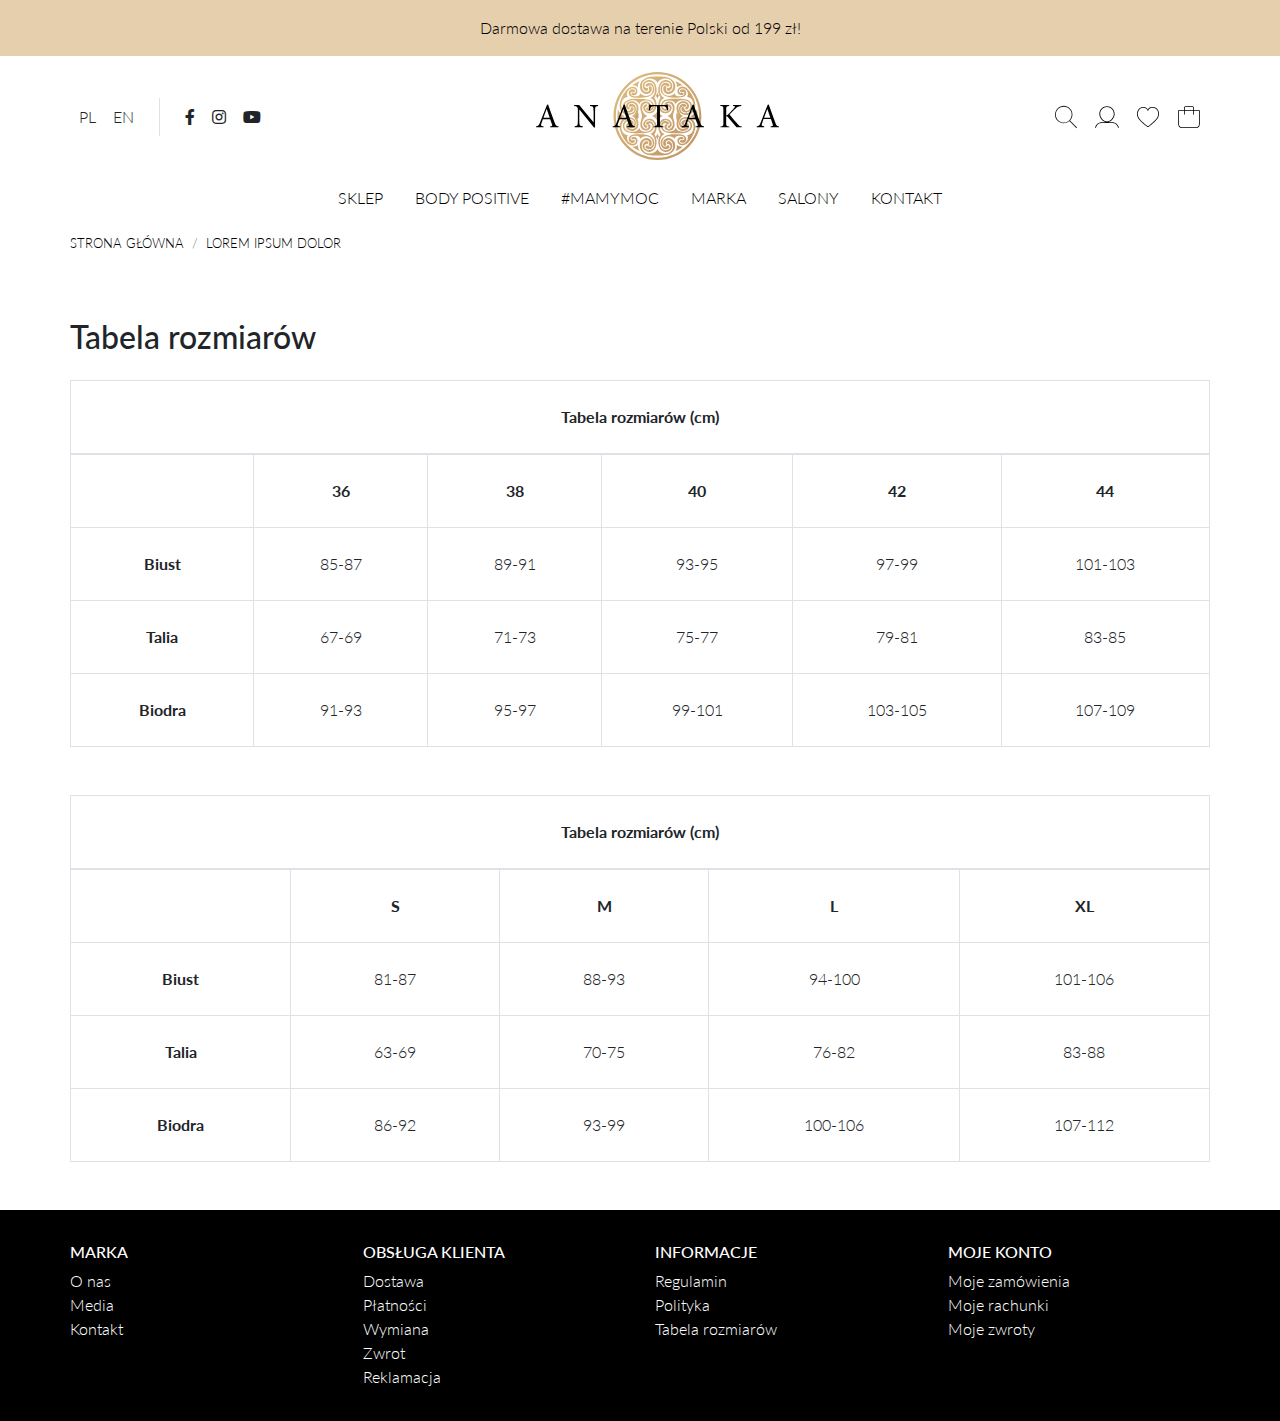
<file: sizes.html>
<!DOCTYPE html>
<html>

<head>
    <meta charset="utf-8">
    <meta name="viewport" content="width=device-width, initial-scale=1.0, shrink-to-fit=no">
    <title>Anataka</title>
    <link rel="stylesheet" href="assets/bootstrap/css/bootstrap.min.css?h=91039dc37ca10556e438bd87c99ad813">
    <link rel="stylesheet" href="https://fonts.googleapis.com/css?family=Lato:100,100i,300,300i,400,400i,700,700i,900,900i&amp;subset=latin-ext&amp;display=swap">
    <link rel="stylesheet" href="assets/fonts/fontawesome-all.min.css?h=ef9efa29ed5490562c2ff272112d2e97">
    <link rel="stylesheet" href="assets/fonts/line-awesome.min.css?h=ef9efa29ed5490562c2ff272112d2e97">
    <link rel="stylesheet" href="assets/css/libs/flickity.css?h=51fe83a97f0f8d929bf811159752b794">
    <link rel="stylesheet" href="assets/css/libs/jquery.fancybox.css?h=7ec4054ec26e4b52bdc7a7742ac4f113">
    <link rel="stylesheet" href="assets/css/overrides/flickity.compiled.css?h=af395008b7a3338b8fda12cd7c671f80">
    <link rel="stylesheet" href="assets/css/components/ratio.compiled.css?h=7ed4d23639d05bc4ca42c6e16d623b43">
    <link rel="stylesheet" href="assets/css/fx/font-weight.compiled.css?h=6daedb184861f044d67a50abae7c080d">
    <link rel="stylesheet" href="assets/css/fx/opacity.compiled.css?h=f24831ec69501127c3798b17fcaf93b4">
    <link rel="stylesheet" href="assets/css/fx/sizes.compiled.css?h=bc9479e78e737028a15ea59b9e77665c">
    <link rel="stylesheet" href="assets/css/components/fullscreen-modal.compiled.css?h=5a7931fd151bed1d958b0fe4fff8333f">
    <link rel="stylesheet" href="assets/css/bootstrap/bootstrap-grid.compiled.css?h=a0e2c042aafd03611013bb7368c68abb">
    <link rel="stylesheet" href="assets/css/bootstrap/bootstrap-reboot.compiled.css?h=3faab249e5b375346df50ce346e323e8">
    <link rel="stylesheet" href="assets/css/bootstrap/bootstrap.compiled.css?h=be392c9dd5cf15c3ea7e4e466f9e01f9">
    <link rel="stylesheet" href="assets/css/components/svg.compiled.css?h=37b7d010a67d4db066d66cbd81a24fbf">
    <link rel="stylesheet" href="assets/css/page.compiled.css?h=fb7724f3fa5104e232735e4b6ca5fbd2">
    <link rel="stylesheet" href="assets/css/sections/menu.compiled.css?h=950c141364d4915c7a6d8af0ba5e07c8">
</head>

<body>
    <div>
        <header>
            <div class="bg-secondary p-3">
                <p class="text-center mb-0"><a href="page.html">Darmowa dostawa na terenie Polski od 199 zł!</a></p>
            </div>
            <div class="py-3">
                <div class="container">
                    <div class="row no-gutters justify-content-between align-items-center justify-content-sm-center justify-content-lg-between my-n2 mx-sm-n3">
                        <div class="col-12 col-lg-auto order-1 order-lg-2 py-2 px-sm-3">
                            <div class="d-flex justify-content-center"><a href="index.html"><img class="img-fluid" src="assets/img/anataka_logo.svg?h=e80dbbd2b84c2827c10c00f472727e8b" style="height: 90px;"></a></div>
                        </div>
                        <div class="col-auto col-sm-auto order-2 order-lg-1 py-2 px-sm-3">
                            <div class="row no-gutters justify-content-center align-items-center mx-sm-n3">
                                <div class="col-auto px-sm-3">
                                    <div class="btn-group mb-0" role="group"><button class="btn px-2" type="button">PL</button><button class="btn px-2" type="button">EN</button></div>
                                </div>
                                <div class="col-auto d-none d-sm-block border-left px-sm-3">
                                    <div class="btn-group mb-0" role="group"><button class="btn px-2" type="button"><i class="fab fa-facebook-f"></i></button><button class="btn px-2" type="button"><i class="fab fa-instagram"></i></button><button class="btn px-2" type="button"><i class="fab fa-youtube"></i></button></div>
                                </div>
                            </div>
                        </div>
                        <div class="col-auto col-sm-auto order-3 py-2 px-sm-3">
                            <div class="btn-group align-items-center mb-0" role="group"><button class="btn d-flex align-items-center px-2" type="button" data-target="#modal__search" data-toggle="modal"><img class="img-fluid" src="assets/img/icons/ico_search.svg?h=e05d5126dd05a4f3e0a4534c91519120"></button><button class="btn d-flex align-items-center px-2" type="button"><img class="img-fluid" src="assets/img/icons/ico_account.svg?h=fc2a5b53edfbd9ee4308070628c29e49"></button><button class="btn d-flex align-items-center px-2" type="button"><img class="img-fluid" src="assets/img/icons/ico_heart.svg?h=b8b116709a2062edf27e7ac038eca170"></button><button class="btn d-flex align-items-center px-2" type="button"><img class="img-fluid" src="assets/img/icons/ico_bag.svg?h=ec883feb31bb82f657dd22f8e73cc9c0"></button><button class="btn d-flex d-lg-none align-items-center px-2" type="button" data-target="#collapse__menu" data-toggle="collapse"><img src="assets/img/icons/icon-menu_2.svg?h=1f93898562a2f7bb00fe8e6d4bd57f58" style="width: 24px;"></button></div>
                        </div>
                    </div>
                </div>
            </div>
        </header>
        <main>
            <div>
                <div class="container">
                    <div class="d-none d-lg-block mb-3" id="menu__desktop">
                        <ul class="nav text-uppercase justify-content-center">
                            <li class="nav-item"><a class="nav-link active" href="category.html">Sklep</a>
                                <ul class="list-unstyled mb-0">
                                    <li><a class="text-nowrap d-block font-weight-bolder" href="category.html">Nowości</a></li>
                                    <li><a class="text-nowrap d-block" href="category.html">Do -50%</a></li>
                                    <li><a class="text-nowrap d-block" href="category.html">Tylko on-line</a></li>
                                    <li><a class="text-nowrap d-block" href="category.html">Body Positive</a></li>
                                    <li><a class="text-nowrap d-block" href="category.html">Akcja mamymoc</a></li>
                                    <li><a class="text-nowrap d-block" href="category.html">Sukienki</a></li>
                                    <li><a class="text-nowrap d-block" href="category.html">Spódnice</a></li>
                                    <li><a class="text-nowrap d-block" href="category.html">Spodnie</a></li>
                                    <li><a class="text-nowrap d-block" href="category.html">Swetry</a></li>
                                    <li><a class="text-nowrap d-block" href="category.html">Koszule</a></li>
                                    <li><a class="text-nowrap d-block" href="category.html">Kurtki</a></li>
                                    <li><a class="text-nowrap d-block" href="category.html">Kamizelki</a></li>
                                    <li><a class="text-nowrap d-block" href="category.html">Bluzki</a></li>
                                    <li><a class="text-nowrap d-block" href="category.html">Bluzy</a></li>
                                    <li><a class="text-nowrap d-block" href="category.html">Płaszcze</a></li>
                                    <li><a class="text-nowrap d-block" href="category.html">Żakiety</a></li>
                                    <li><a class="text-nowrap d-block" href="category.html">Wyprzedaż</a></li>
                                    <li><a class="text-nowrap d-block" href="category.html">Akcesoria</a></li>
                                </ul>
                            </li>
                            <li class="nav-item"><a class="nav-link" href="category.html">Body Positive</a></li>
                            <li class="nav-item"><a class="nav-link" href="category.html">#mamymoc</a></li>
                            <li class="nav-item"><a class="nav-link" href="about.html">Marka</a></li>
                            <li class="nav-item"><a class="nav-link" href="shops.html">Salony</a></li>
                            <li class="nav-item"><a class="nav-link" href="contact.html">Kontakt</a></li>
                        </ul>
                    </div>
                    <div class="d-lg-none" id="menu__mobile">
                        <div id="collapse__menu" class="collapse mb-2">
                            <ul class="nav flex-column text-uppercase">
                                <li class="nav-item"><span class="d-flex justify-content-between"><a class="active d-flex align-items-center" href="category.html">Sklep</a><button class="btn p-0 btn--noshadow" type="button" data-target="#collapse__menu__1" data-toggle="collapse"><i class="la la-plus"></i></button></span>
                                    <ul class="list-unstyled mb-0 px-3 collapse" id="collapse__menu__1">
                                        <li><a class="text-nowrap d-block font-weight-bolder" href="category.html">Nowości</a></li>
                                        <li><a class="text-nowrap d-block" href="category.html">Do -50%</a></li>
                                        <li><a class="text-nowrap d-block" href="category.html">Tylko on-line</a></li>
                                        <li><a class="text-nowrap d-block" href="category.html">Body Positive</a></li>
                                        <li><a class="text-nowrap d-block" href="category.html">Akcja mamymoc</a></li>
                                        <li><a class="text-nowrap d-block" href="category.html">Sukienki</a></li>
                                        <li><a class="text-nowrap d-block" href="category.html">Spódnice</a></li>
                                        <li><a class="text-nowrap d-block" href="category.html">Spodnie</a></li>
                                        <li><a class="text-nowrap d-block" href="category.html">Swetry</a></li>
                                        <li><a class="text-nowrap d-block" href="category.html">Koszule</a></li>
                                        <li><a class="text-nowrap d-block" href="category.html">Kurtki</a></li>
                                        <li><a class="text-nowrap d-block" href="category.html">Kamizelki</a></li>
                                        <li><a class="text-nowrap d-block" href="category.html">Bluzki</a></li>
                                        <li><a class="text-nowrap d-block" href="category.html">Bluzy</a></li>
                                        <li><a class="text-nowrap d-block" href="category.html">Płaszcze</a></li>
                                        <li><a class="text-nowrap d-block" href="category.html">Żakiety</a></li>
                                        <li><a class="text-nowrap d-block" href="category.html">Wyprzedaż</a></li>
                                        <li><a class="text-nowrap d-block" href="category.html">Akcesoria</a></li>
                                    </ul>
                                </li>
                                <li class="nav-item"><span class="d-flex justify-content-between"><a class="d-flex align-items-center" href="category.html">Body Positive</a></span></li>
                                <li class="nav-item"><span class="d-flex justify-content-between"><a class="d-flex align-items-center" href="category.html">#mamymoc</a></span></li>
                                <li class="nav-item"><span class="d-flex justify-content-between"><a class="d-flex align-items-center" href="about.html">Marka</a></span></li>
                                <li class="nav-item"><span class="d-flex justify-content-between"><a class="d-flex align-items-center" href="shops.html">Salony</a></span></li>
                                <li class="nav-item"><span class="d-flex justify-content-between"><a class="d-flex align-items-center" href="contact.html">Kontakt</a></span></li>
                            </ul>
                        </div>
                    </div>
                </div>
            </div>
            <div class="mb-3">
                <div class="container">
                    <ol class="breadcrumb text-uppercase p-0 mb-0 bg-transparent">
                        <li class="breadcrumb-item"><a href="index.html"><span>Strona główna</span></a></li>
                        <li class="breadcrumb-item"><a href="#"><span>Lorem ipsum dolor</span></a></li>
                    </ol>
                </div>
            </div>
            <div class="py-5">
                <div class="container">
                    <h2 class="mb-4">Tabela rozmiarów</h2>
                    <div class="table-responsive text-center mb-5">
                        <table class="table table-bordered text-nowrap mb-0">
                            <thead>
                                <tr>
                                    <th class="py-4 px-4" colspan="6">Tabela rozmiarów (cm)</th>
                                </tr>
                            </thead>
                            <tbody>
                                <tr>
                                    <th class="py-4 px-4"></th>
                                    <th class="py-4 px-4">36</th>
                                    <th class="py-4 px-4">38</th>
                                    <th class="py-4 px-4">40</th>
                                    <th class="py-4 px-4">42</th>
                                    <th class="py-4 px-4">44</th>
                                </tr>
                                <tr>
                                    <th class="py-4 px-4">Biust</th>
                                    <td class="py-4 px-4">85-87</td>
                                    <td class="py-4 px-4">89-91<br></td>
                                    <td class="py-4 px-4">93-95<br></td>
                                    <td class="py-4 px-4">97-99<br></td>
                                    <td class="py-4 px-4">101-103<br></td>
                                </tr>
                                <tr>
                                    <th class="py-4 px-4">Talia</th>
                                    <td class="py-4 px-4">67-69<br></td>
                                    <td class="py-4 px-4">71-73<br></td>
                                    <td class="py-4 px-4">75-77<br></td>
                                    <td class="py-4 px-4">79-81<br></td>
                                    <td class="py-4 px-4">83-85<br></td>
                                </tr>
                                <tr>
                                    <th class="py-4 px-4">Biodra</th>
                                    <td class="py-4 px-4">91-93<br></td>
                                    <td class="py-4 px-4">95-97<br></td>
                                    <td class="py-4 px-4">99-101<br></td>
                                    <td class="py-4 px-4">103-105<br></td>
                                    <td class="py-4 px-4">107-109<br></td>
                                </tr>
                            </tbody>
                        </table>
                    </div>
                    <div class="table-responsive text-center">
                        <table class="table table-bordered text-nowrap mb-0">
                            <thead>
                                <tr>
                                    <th class="py-4 px-4" colspan="5">Tabela rozmiarów (cm)</th>
                                </tr>
                            </thead>
                            <tbody>
                                <tr>
                                    <th class="py-4 px-4"></th>
                                    <th class="py-4 px-4">S</th>
                                    <th class="py-4 px-4">M</th>
                                    <th class="py-4 px-4">L</th>
                                    <th class="py-4 px-4">XL</th>
                                </tr>
                                <tr>
                                    <th class="py-4 px-4">Biust</th>
                                    <td class="py-4 px-4">81-87<br></td>
                                    <td class="py-4 px-4">88-93<br></td>
                                    <td class="py-4 px-4">94-100<br></td>
                                    <td class="py-4 px-4">101-106<br></td>
                                </tr>
                                <tr>
                                    <th class="py-4 px-4">Talia</th>
                                    <td class="py-4 px-4">63-69<br></td>
                                    <td class="py-4 px-4">70-75<br></td>
                                    <td class="py-4 px-4">76-82<br></td>
                                    <td class="py-4 px-4">83-88<br></td>
                                </tr>
                                <tr>
                                    <th class="py-4 px-4">Biodra</th>
                                    <td class="py-4 px-4">86-92<br></td>
                                    <td class="py-4 px-4">93-99<br></td>
                                    <td class="py-4 px-4">100-106<br></td>
                                    <td class="py-4 px-4">107-112<br></td>
                                </tr>
                            </tbody>
                        </table>
                    </div>
                </div>
            </div>
        </main>
        <footer>
            <div class="text-white bg-primary py-3">
                <div class="container">
                    <div class="row">
                        <div class="col-12 col-sm-6 col-lg-3 py-3">
                            <h3 class="text-uppercase h6">Marka</h3>
                            <ul class="list-unstyled mb-0">
                                <li><a class="text-white" href="about.html">O nas</a></li>
                                <li><a class="text-white" href="page.html">Media</a></li>
                                <li><a class="text-white" href="contact.html">Kontakt</a></li>
                            </ul>
                        </div>
                        <div class="col-12 col-sm-6 col-lg-3 py-3">
                            <h3 class="text-uppercase h6">Obsługa klienta</h3>
                            <ul class="list-unstyled mb-0">
                                <li><a class="text-white" href="page.html">Dostawa</a></li>
                                <li><a class="text-white" href="page.html">Płatności</a></li>
                                <li><a class="text-white" href="page.html">Wymiana</a></li>
                                <li><a class="text-white" href="page.html">Zwrot</a></li>
                                <li><a class="text-white" href="page.html">Reklamacja</a></li>
                            </ul>
                        </div>
                        <div class="col-12 col-sm-6 col-lg-3 py-3">
                            <h3 class="text-uppercase h6">Informacje</h3>
                            <ul class="list-unstyled mb-0">
                                <li><a class="text-white" href="page.html">Regulamin</a></li>
                                <li><a class="text-white" href="page.html">Polityka</a></li>
                                <li><a class="text-white" href="sizes.html">Tabela rozmiarów</a></li>
                            </ul>
                        </div>
                        <div class="col-12 col-sm-6 col-lg-3 py-3">
                            <h3 class="text-uppercase h6">Moje konto</h3>
                            <ul class="list-unstyled mb-0">
                                <li><a class="text-white" href="#">Moje zamówienia</a></li>
                                <li><a class="text-white" href="#">Moje rachunki</a></li>
                                <li><a class="text-white" href="#">Moje zwroty</a></li>
                            </ul>
                        </div>
                    </div>
                </div>
            </div>
        </footer>
    </div>
    <div>
        <div class="modal fade" role="dialog" tabindex="-1" id="modal__search" data-backdrop="static" data-keyboard="false">
            <div class="modal-dialog modal-dialog-centered" role="document">
                <div class="modal-content">
                    <div class="modal-body p-0">
                        <div>
                            <div class="row no-gutters justify-content-end">
                                <div class="col-auto"><button class="btn btn-lg d-flex align-items-center p-2" type="button" data-target="#modal__search" data-toggle="modal"><i class="la la-times"></i></button></div>
                            </div>
                        </div>
                        <form>
                            <div class="p-5">
                                <div class="form-row mb-3">
                                    <div class="col"><input class="form-control form-control-lg" type="text" placeholder="Wpisz nazwę produktu"></div>
                                </div>
                                <div class="form-row">
                                    <div class="col">
                                        <div class="d-flex justify-content-end"><button class="btn btn-primary font-weight-bold" type="button">Wyszukaj w sklepie</button></div>
                                    </div>
                                </div>
                            </div>
                        </form>
                    </div>
                </div>
            </div>
        </div>
    </div>
    <script src="assets/js/jquery.min.js?h=89312d34339dcd686309fe284b3f226f"></script>
    <script src="assets/bootstrap/js/bootstrap.min.js?h=2504f2315ca47ea4d62e67e20a5551d7"></script>
    <script src="assets/js/libs/jquery.fancybox.js?h=b63c7cca1b5e4bd57bd854c444b895c9"></script>
    <script src="assets/js/libs/flickity.pkgd.min.js?h=8625a9d2a4f797e756dbd299c2d74fc2"></script>
    <script src="assets/js/components/svg.js?h=d9ea285243bbaa184c8b082f54b30ff4"></script>
    <script src="assets/js/page.js?h=6b45ee3f322378dc3faf859cb456034a"></script>
    <script src="assets/js/triggers/flickity.js?h=61e535f0b5b04eacd8701dedfd4e9adc"></script>
</body>

</html>
</file>
<file: assets/css/components/ratio.compiled.css>
.ratio {
  display: block;
  position: relative;
  width: 100%;
}
.ratio:after {
  content: "";
  display: block;
  padding-bottom: 100%;
}
.ratio > * {
  position: absolute;
  width: 100%;
  height: 100%;
  display: flex;
  justify-content: center;
  align-items: center;
}
.ratio > * > img,
.ratio > * > * .svg,
.ratio > * > * iframe {
  position: absolute;
  width: 100%;
  height: 100%;
  left: 0;
  top: 0;
  object-fit: cover;
}
.ratio.ratio-5-1:after {
  padding-bottom: calc(100% * 1 / 5);
}
.ratio.ratio-3-1:after {
  padding-bottom: calc(100% * 1 / 3);
}
.ratio.ratio-5-2:after {
  padding-bottom: calc(100% * 2 / 5);
}
.ratio.ratio-2-1:after {
  padding-bottom: calc(100% * 1 / 2);
}
.ratio.ratio-16-9:after {
  padding-bottom: calc(100% * 9 / 16);
}
.ratio.ratio-3-2:after {
  padding-bottom: calc(100% * 2 / 3);
}
.ratio.ratio-4-3:after {
  padding-bottom: calc(100% * 3 / 4);
}
.ratio.ratio-5-4:after {
  padding-bottom: calc(100% * 4 / 5);
}
.ratio.ratio-1-1:after {
  padding-bottom: calc(100% * 1 / 1);
}
.ratio.ratio-4-5:after {
  padding-bottom: calc(100% * 5 / 4);
}
.ratio.ratio-3-4:after {
  padding-bottom: calc(100% * 4 / 3);
}
.ratio.ratio-2-3:after {
  padding-bottom: calc(100% * 3 / 2);
}
.ratio.ratio-1-2:after {
  padding-bottom: calc(100% * 2 / 1);
}

@media (min-width: 576px) {
  .ratio-sm {
    display: block;
    position: relative;
    width: 100%;
  }
  .ratio-sm:after {
    content: "";
    display: block;
    padding-bottom: 100%;
  }
  .ratio-sm > * {
    position: absolute;
    width: 100%;
    height: 100%;
    display: flex;
    justify-content: center;
    align-items: center;
  }
  .ratio-sm > * > img,
.ratio-sm > * > * .svg,
.ratio-sm > * > * iframe {
    position: absolute;
    width: 100%;
    height: 100%;
    left: 0;
    top: 0;
    object-fit: cover;
  }

  .ratio.ratio-sm-5-1:after,
.ratio-sm.ratio-sm-5-1:after {
    padding-bottom: calc(100% * 1 / 5);
  }
  .ratio.ratio-sm-3-1:after,
.ratio-sm.ratio-sm-3-1:after {
    padding-bottom: calc(100% * 1 / 3);
  }
  .ratio.ratio-sm-5-2:after,
.ratio-sm.ratio-sm-5-2:after {
    padding-bottom: calc(100% * 2 / 5);
  }
  .ratio.ratio-sm-2-1:after,
.ratio-sm.ratio-sm-2-1:after {
    padding-bottom: calc(100% * 1 / 2);
  }
  .ratio.ratio-sm-16-9:after,
.ratio-sm.ratio-sm-16-9:after {
    padding-bottom: calc(100% * 9 / 16);
  }
  .ratio.ratio-sm-3-2:after,
.ratio-sm.ratio-sm-3-2:after {
    padding-bottom: calc(100% * 2 / 3);
  }
  .ratio.ratio-sm-4-3:after,
.ratio-sm.ratio-sm-4-3:after {
    padding-bottom: calc(100% * 3 / 4);
  }
  .ratio.ratio-sm-5-4:after,
.ratio-sm.ratio-sm-5-4:after {
    padding-bottom: calc(100% * 4 / 5);
  }
  .ratio.ratio-sm-1-1:after,
.ratio-sm.ratio-sm-1-1:after {
    padding-bottom: calc(100% * 1 / 1);
  }
  .ratio.ratio-sm-4-5:after,
.ratio-sm.ratio-sm-4-5:after {
    padding-bottom: calc(100% * 5 / 4);
  }
  .ratio.ratio-sm-3-4:after,
.ratio-sm.ratio-sm-3-4:after {
    padding-bottom: calc(100% * 4 / 3);
  }
  .ratio.ratio-sm-2-3:after,
.ratio-sm.ratio-sm-2-3:after {
    padding-bottom: calc(100% * 3 / 2);
  }
  .ratio.ratio-sm-1-2:after,
.ratio-sm.ratio-sm-1-2:after {
    padding-bottom: calc(100% * 2 / 1);
  }
}
@media (min-width: 768px) {
  .ratio-md {
    display: block;
    position: relative;
    width: 100%;
  }
  .ratio-md:after {
    content: "";
    display: block;
    padding-bottom: 100%;
  }
  .ratio-md > * {
    position: absolute;
    width: 100%;
    height: 100%;
    display: flex;
    justify-content: center;
    align-items: center;
  }
  .ratio-md > * > img,
.ratio-md > * > * .svg,
.ratio-md > * > * iframe {
    position: absolute;
    width: 100%;
    height: 100%;
    left: 0;
    top: 0;
    object-fit: cover;
  }

  .ratio.ratio-md-5-1:after,
.ratio-sm.ratio-md-5-1:after,
.ratio-md.ratio-md-5-1:after {
    padding-bottom: calc(100% * 1 / 5);
  }
  .ratio.ratio-md-3-1:after,
.ratio-sm.ratio-md-3-1:after,
.ratio-md.ratio-md-3-1:after {
    padding-bottom: calc(100% * 1 / 3);
  }
  .ratio.ratio-md-5-2:after,
.ratio-sm.ratio-md-5-2:after,
.ratio-md.ratio-md-5-2:after {
    padding-bottom: calc(100% * 2 / 5);
  }
  .ratio.ratio-md-2-1:after,
.ratio-sm.ratio-md-2-1:after,
.ratio-md.ratio-md-2-1:after {
    padding-bottom: calc(100% * 1 / 2);
  }
  .ratio.ratio-md-16-9:after,
.ratio-sm.ratio-md-16-9:after,
.ratio-md.ratio-md-16-9:after {
    padding-bottom: calc(100% * 9 / 16);
  }
  .ratio.ratio-md-3-2:after,
.ratio-sm.ratio-md-3-2:after,
.ratio-md.ratio-md-3-2:after {
    padding-bottom: calc(100% * 2 / 3);
  }
  .ratio.ratio-md-4-3:after,
.ratio-sm.ratio-md-4-3:after,
.ratio-md.ratio-md-4-3:after {
    padding-bottom: calc(100% * 3 / 4);
  }
  .ratio.ratio-md-5-4:after,
.ratio-sm.ratio-md-5-4:after,
.ratio-md.ratio-md-5-4:after {
    padding-bottom: calc(100% * 4 / 5);
  }
  .ratio.ratio-md-1-1:after,
.ratio-sm.ratio-md-1-1:after,
.ratio-md.ratio-md-1-1:after {
    padding-bottom: calc(100% * 1 / 1);
  }
  .ratio.ratio-md-4-5:after,
.ratio-sm.ratio-md-4-5:after,
.ratio-md.ratio-md-4-5:after {
    padding-bottom: calc(100% * 5 / 4);
  }
  .ratio.ratio-md-3-4:after,
.ratio-sm.ratio-md-3-4:after,
.ratio-md.ratio-md-3-4:after {
    padding-bottom: calc(100% * 4 / 3);
  }
  .ratio.ratio-md-2-3:after,
.ratio-sm.ratio-md-2-3:after,
.ratio-md.ratio-md-2-3:after {
    padding-bottom: calc(100% * 3 / 2);
  }
  .ratio.ratio-md-1-2:after,
.ratio-sm.ratio-md-1-2:after,
.ratio-md.ratio-md-1-2:after {
    padding-bottom: calc(100% * 2 / 1);
  }
}
@media (min-width: 992px) {
  .ratio-lg {
    display: block;
    position: relative;
    width: 100%;
  }
  .ratio-lg:after {
    content: "";
    display: block;
    padding-bottom: 100%;
  }
  .ratio-lg > * {
    position: absolute;
    width: 100%;
    height: 100%;
    display: flex;
    justify-content: center;
    align-items: center;
  }
  .ratio-lg > * > img,
.ratio-lg > * > * .svg,
.ratio-lg > * > * iframe {
    position: absolute;
    width: 100%;
    height: 100%;
    left: 0;
    top: 0;
    object-fit: cover;
  }

  .ratio.ratio-lg-5-1:after,
.ratio-sm.ratio-lg-5-1:after,
.ratio-md.ratio-lg-5-1:after,
.ratio-lg.ratio-lg-5-1:after {
    padding-bottom: calc(100% * 1 / 5);
  }
  .ratio.ratio-lg-3-1:after,
.ratio-sm.ratio-lg-3-1:after,
.ratio-md.ratio-lg-3-1:after,
.ratio-lg.ratio-lg-3-1:after {
    padding-bottom: calc(100% * 1 / 3);
  }
  .ratio.ratio-lg-5-2:after,
.ratio-sm.ratio-lg-5-2:after,
.ratio-md.ratio-lg-5-2:after,
.ratio-lg.ratio-lg-5-2:after {
    padding-bottom: calc(100% * 2 / 5);
  }
  .ratio.ratio-lg-2-1:after,
.ratio-sm.ratio-lg-2-1:after,
.ratio-md.ratio-lg-2-1:after,
.ratio-lg.ratio-lg-2-1:after {
    padding-bottom: calc(100% * 1 / 2);
  }
  .ratio.ratio-lg-16-9:after,
.ratio-sm.ratio-lg-16-9:after,
.ratio-md.ratio-lg-16-9:after,
.ratio-lg.ratio-lg-16-9:after {
    padding-bottom: calc(100% * 9 / 16);
  }
  .ratio.ratio-lg-3-2:after,
.ratio-sm.ratio-lg-3-2:after,
.ratio-md.ratio-lg-3-2:after,
.ratio-lg.ratio-lg-3-2:after {
    padding-bottom: calc(100% * 2 / 3);
  }
  .ratio.ratio-lg-4-3:after,
.ratio-sm.ratio-lg-4-3:after,
.ratio-md.ratio-lg-4-3:after,
.ratio-lg.ratio-lg-4-3:after {
    padding-bottom: calc(100% * 3 / 4);
  }
  .ratio.ratio-lg-5-4:after,
.ratio-sm.ratio-lg-5-4:after,
.ratio-md.ratio-lg-5-4:after,
.ratio-lg.ratio-lg-5-4:after {
    padding-bottom: calc(100% * 4 / 5);
  }
  .ratio.ratio-lg-1-1:after,
.ratio-sm.ratio-lg-1-1:after,
.ratio-md.ratio-lg-1-1:after,
.ratio-lg.ratio-lg-1-1:after {
    padding-bottom: calc(100% * 1 / 1);
  }
  .ratio.ratio-lg-4-5:after,
.ratio-sm.ratio-lg-4-5:after,
.ratio-md.ratio-lg-4-5:after,
.ratio-lg.ratio-lg-4-5:after {
    padding-bottom: calc(100% * 5 / 4);
  }
  .ratio.ratio-lg-3-4:after,
.ratio-sm.ratio-lg-3-4:after,
.ratio-md.ratio-lg-3-4:after,
.ratio-lg.ratio-lg-3-4:after {
    padding-bottom: calc(100% * 4 / 3);
  }
  .ratio.ratio-lg-2-3:after,
.ratio-sm.ratio-lg-2-3:after,
.ratio-md.ratio-lg-2-3:after,
.ratio-lg.ratio-lg-2-3:after {
    padding-bottom: calc(100% * 3 / 2);
  }
  .ratio.ratio-lg-1-2:after,
.ratio-sm.ratio-lg-1-2:after,
.ratio-md.ratio-lg-1-2:after,
.ratio-lg.ratio-lg-1-2:after {
    padding-bottom: calc(100% * 2 / 1);
  }
}
@media screen and (min-width: 1200px) {
  .ratio-xl {
    display: block;
    position: relative;
    width: 100%;
  }
  .ratio-xl:after {
    content: "";
    display: block;
    padding-bottom: 100%;
  }
  .ratio-xl > * {
    position: absolute;
    width: 100%;
    height: 100%;
    display: flex;
    justify-content: center;
    align-items: center;
  }
  .ratio-xl > * > img,
.ratio-xl > * > * .svg,
.ratio-xl > * > * iframe {
    position: absolute;
    width: 100%;
    height: 100%;
    left: 0;
    top: 0;
    object-fit: cover;
  }

  .ratio.ratio-xl-5-1:after,
.ratio-sm.ratio-xl-5-1:after,
.ratio-md.ratio-xl-5-1:after,
.ratio-lg.ratio-xl-5-1:after,
.ratio-xl.ratio-xl-5-1:after {
    padding-bottom: calc(100% * 1 / 5);
  }
  .ratio.ratio-xl-3-1:after,
.ratio-sm.ratio-xl-3-1:after,
.ratio-md.ratio-xl-3-1:after,
.ratio-lg.ratio-xl-3-1:after,
.ratio-xl.ratio-xl-3-1:after {
    padding-bottom: calc(100% * 1 / 3);
  }
  .ratio.ratio-xl-5-2:after,
.ratio-sm.ratio-xl-5-2:after,
.ratio-md.ratio-xl-5-2:after,
.ratio-lg.ratio-xl-5-2:after,
.ratio-xl.ratio-xl-5-2:after {
    padding-bottom: calc(100% * 2 / 5);
  }
  .ratio.ratio-xl-2-1:after,
.ratio-sm.ratio-xl-2-1:after,
.ratio-md.ratio-xl-2-1:after,
.ratio-lg.ratio-xl-2-1:after,
.ratio-xl.ratio-xl-2-1:after {
    padding-bottom: calc(100% * 1 / 2);
  }
  .ratio.ratio-xl-16-9:after,
.ratio-sm.ratio-xl-16-9:after,
.ratio-md.ratio-xl-16-9:after,
.ratio-lg.ratio-xl-16-9:after,
.ratio-xl.ratio-xl-16-9:after {
    padding-bottom: calc(100% * 9 / 16);
  }
  .ratio.ratio-xl-3-2:after,
.ratio-sm.ratio-xl-3-2:after,
.ratio-md.ratio-xl-3-2:after,
.ratio-lg.ratio-xl-3-2:after,
.ratio-xl.ratio-xl-3-2:after {
    padding-bottom: calc(100% * 2 / 3);
  }
  .ratio.ratio-xl-4-3:after,
.ratio-sm.ratio-xl-4-3:after,
.ratio-md.ratio-xl-4-3:after,
.ratio-lg.ratio-xl-4-3:after,
.ratio-xl.ratio-xl-4-3:after {
    padding-bottom: calc(100% * 3 / 4);
  }
  .ratio.ratio-xl-5-4:after,
.ratio-sm.ratio-xl-5-4:after,
.ratio-md.ratio-xl-5-4:after,
.ratio-lg.ratio-xl-5-4:after,
.ratio-xl.ratio-xl-5-4:after {
    padding-bottom: calc(100% * 4 / 5);
  }
  .ratio.ratio-xl-1-1:after,
.ratio-sm.ratio-xl-1-1:after,
.ratio-md.ratio-xl-1-1:after,
.ratio-lg.ratio-xl-1-1:after,
.ratio-xl.ratio-xl-1-1:after {
    padding-bottom: calc(100% * 1 / 1);
  }
  .ratio.ratio-xl-4-5:after,
.ratio-sm.ratio-xl-4-5:after,
.ratio-md.ratio-xl-4-5:after,
.ratio-lg.ratio-xl-4-5:after,
.ratio-xl.ratio-xl-4-5:after {
    padding-bottom: calc(100% * 5 / 4);
  }
  .ratio.ratio-xl-3-4:after,
.ratio-sm.ratio-xl-3-4:after,
.ratio-md.ratio-xl-3-4:after,
.ratio-lg.ratio-xl-3-4:after,
.ratio-xl.ratio-xl-3-4:after {
    padding-bottom: calc(100% * 4 / 3);
  }
  .ratio.ratio-xl-2-3:after,
.ratio-sm.ratio-xl-2-3:after,
.ratio-md.ratio-xl-2-3:after,
.ratio-lg.ratio-xl-2-3:after,
.ratio-xl.ratio-xl-2-3:after {
    padding-bottom: calc(100% * 3 / 2);
  }
  .ratio.ratio-xl-1-2:after,
.ratio-sm.ratio-xl-1-2:after,
.ratio-md.ratio-xl-1-2:after,
.ratio-lg.ratio-xl-1-2:after,
.ratio-xl.ratio-xl-1-2:after {
    padding-bottom: calc(100% * 2 / 1);
  }
}
</file>
<file: assets/css/fx/font-weight.compiled.css>
.font-weight--100 {
  font-weight: 100 !important;
}

.font-weight--200 {
  font-weight: 200 !important;
}

.font-weight--300 {
  font-weight: 300 !important;
}

.font-weight--400 {
  font-weight: 400 !important;
}

.font-weight--500 {
  font-weight: 500 !important;
}

.font-weight--600 {
  font-weight: 600 !important;
}

.font-weight--700 {
  font-weight: 700 !important;
}

.font-weight--800 {
  font-weight: 800 !important;
}

.font-weight--900 {
  font-weight: 900 !important;
}
</file>
<file: assets/css/fx/opacity.compiled.css>
.opacity--0 {
  opacity: 0;
}

.opacity--1 {
  opacity: 0.01;
}

.opacity--2 {
  opacity: 0.02;
}

.opacity--3 {
  opacity: 0.03;
}

.opacity--4 {
  opacity: 0.04;
}

.opacity--5 {
  opacity: 0.05;
}

.opacity--6 {
  opacity: 0.06;
}

.opacity--7 {
  opacity: 0.07;
}

.opacity--8 {
  opacity: 0.08;
}

.opacity--9 {
  opacity: 0.09;
}

.opacity--10 {
  opacity: 0.1;
}

.opacity--11 {
  opacity: 0.11;
}

.opacity--12 {
  opacity: 0.12;
}

.opacity--13 {
  opacity: 0.13;
}

.opacity--14 {
  opacity: 0.14;
}

.opacity--15 {
  opacity: 0.15;
}

.opacity--16 {
  opacity: 0.16;
}

.opacity--17 {
  opacity: 0.17;
}

.opacity--18 {
  opacity: 0.18;
}

.opacity--19 {
  opacity: 0.19;
}

.opacity--20 {
  opacity: 0.2;
}

.opacity--21 {
  opacity: 0.21;
}

.opacity--22 {
  opacity: 0.22;
}

.opacity--23 {
  opacity: 0.23;
}

.opacity--24 {
  opacity: 0.24;
}

.opacity--25 {
  opacity: 0.25;
}

.opacity--26 {
  opacity: 0.26;
}

.opacity--27 {
  opacity: 0.27;
}

.opacity--28 {
  opacity: 0.28;
}

.opacity--29 {
  opacity: 0.29;
}

.opacity--30 {
  opacity: 0.3;
}

.opacity--31 {
  opacity: 0.31;
}

.opacity--32 {
  opacity: 0.32;
}

.opacity--33 {
  opacity: 0.33;
}

.opacity--34 {
  opacity: 0.34;
}

.opacity--35 {
  opacity: 0.35;
}

.opacity--36 {
  opacity: 0.36;
}

.opacity--37 {
  opacity: 0.37;
}

.opacity--38 {
  opacity: 0.38;
}

.opacity--39 {
  opacity: 0.39;
}

.opacity--40 {
  opacity: 0.4;
}

.opacity--41 {
  opacity: 0.41;
}

.opacity--42 {
  opacity: 0.42;
}

.opacity--43 {
  opacity: 0.43;
}

.opacity--44 {
  opacity: 0.44;
}

.opacity--45 {
  opacity: 0.45;
}

.opacity--46 {
  opacity: 0.46;
}

.opacity--47 {
  opacity: 0.47;
}

.opacity--48 {
  opacity: 0.48;
}

.opacity--49 {
  opacity: 0.49;
}

.opacity--50 {
  opacity: 0.5;
}

.opacity--51 {
  opacity: 0.51;
}

.opacity--52 {
  opacity: 0.52;
}

.opacity--53 {
  opacity: 0.53;
}

.opacity--54 {
  opacity: 0.54;
}

.opacity--55 {
  opacity: 0.55;
}

.opacity--56 {
  opacity: 0.56;
}

.opacity--57 {
  opacity: 0.57;
}

.opacity--58 {
  opacity: 0.58;
}

.opacity--59 {
  opacity: 0.59;
}

.opacity--60 {
  opacity: 0.6;
}

.opacity--61 {
  opacity: 0.61;
}

.opacity--62 {
  opacity: 0.62;
}

.opacity--63 {
  opacity: 0.63;
}

.opacity--64 {
  opacity: 0.64;
}

.opacity--65 {
  opacity: 0.65;
}

.opacity--66 {
  opacity: 0.66;
}

.opacity--67 {
  opacity: 0.67;
}

.opacity--68 {
  opacity: 0.68;
}

.opacity--69 {
  opacity: 0.69;
}

.opacity--70 {
  opacity: 0.7;
}

.opacity--71 {
  opacity: 0.71;
}

.opacity--72 {
  opacity: 0.72;
}

.opacity--73 {
  opacity: 0.73;
}

.opacity--74 {
  opacity: 0.74;
}

.opacity--75 {
  opacity: 0.75;
}

.opacity--76 {
  opacity: 0.76;
}

.opacity--77 {
  opacity: 0.77;
}

.opacity--78 {
  opacity: 0.78;
}

.opacity--79 {
  opacity: 0.79;
}

.opacity--80 {
  opacity: 0.8;
}

.opacity--81 {
  opacity: 0.81;
}

.opacity--82 {
  opacity: 0.82;
}

.opacity--83 {
  opacity: 0.83;
}

.opacity--84 {
  opacity: 0.84;
}

.opacity--85 {
  opacity: 0.85;
}

.opacity--86 {
  opacity: 0.86;
}

.opacity--87 {
  opacity: 0.87;
}

.opacity--88 {
  opacity: 0.88;
}

.opacity--89 {
  opacity: 0.89;
}

.opacity--90 {
  opacity: 0.9;
}

.opacity--91 {
  opacity: 0.91;
}

.opacity--92 {
  opacity: 0.92;
}

.opacity--93 {
  opacity: 0.93;
}

.opacity--94 {
  opacity: 0.94;
}

.opacity--95 {
  opacity: 0.95;
}

.opacity--96 {
  opacity: 0.96;
}

.opacity--97 {
  opacity: 0.97;
}

.opacity--98 {
  opacity: 0.98;
}

.opacity--99 {
  opacity: 0.99;
}

.opacity--100 {
  opacity: 1;
}
</file>
<file: assets/fonts/line-awesome.min.css>
/*!
 *  Line Awesome 1.1.0 by @icons_8 - https://icons8.com/line-awesome
 *  License - https://icons8.com/good-boy-license/ (Font: SIL OFL 1.1, CSS: MIT License)
 *
 * Made with love by Icons8 [ https://icons8.com/ ] using FontCustom [ https://github.com/FontCustom/fontcustom ]
 *
 * Contacts:
 *    [ https://icons8.com/contact ]
 *
 * Follow Icon8 on
 *    Twitter [ https://twitter.com/icons_8 ]
 *    Facebook [ https://www.facebook.com/Icons8 ]
 *    Google+ [ https://plus.google.com/+Icons8 ]
 *    GitHub [ https://github.com/icons8 ]
 */.la,.la-stack{display:inline-block}.la-fw,.la-li{text-align:center}@font-face{font-family:LineAwesome;src:url(../fonts/line-awesome.eot?v=1.1.);src:url(../fonts/line-awesome.eot??v=1.1.#iefix) format("embedded-opentype"),url(../fonts/line-awesome.woff2?v=1.1.) format("woff2"),url(../fonts/line-awesome.woff?v=1.1.) format("woff"),url(../fonts/line-awesome.ttf?v=1.1.) format("truetype"),url(../fonts/line-awesome.svg?v=1.1.#fa) format("svg");font-weight:400;font-style:normal}@media screen and (-webkit-min-device-pixel-ratio:0){@font-face{font-family:LineAwesome;src:url(../fonts/line-awesome.svg?v=1.1.#fa) format("svg")}}.la{font:normal normal normal 16px/1 LineAwesome;font-size:inherit;text-decoration:inherit;text-rendering:optimizeLegibility;text-transform:none;-moz-osx-font-smoothing:grayscale;-webkit-font-smoothing:antialiased;font-smoothing:antialiased}.la-lg{font-size:1.33333333em;line-height:.75em;vertical-align:-15%}.la-2x{font-size:2em}.la-3x{font-size:3em}.la-4x{font-size:4em}.la-5x{font-size:5em}.la-fw{width:1.28571429em}.la-ul{padding-left:0;margin-left:2.14285714em;list-style-type:none}.la-ul>li{position:relative}.la-li{position:absolute;left:-2.14285714em;width:2.14285714em;top:.14285714em}.la-li.la-lg{left:-1.85714286em}.la-border{padding:.2em .25em .15em;border:.08em solid #eee;border-radius:.1em}.pull-right{float:right}.pull-left{float:left}.li.pull-left{margin-right:.3em}.li.pull-right{margin-left:.3em}.la-spin{-webkit-animation:fa-spin 2s infinite linear;animation:fa-spin 2s infinite linear}@-webkit-keyframes fa-spin{0%{-webkit-transform:rotate(0);transform:rotate(0)}100%{-webkit-transform:rotate(359deg);transform:rotate(359deg)}}@keyframes fa-spin{0%{-webkit-transform:rotate(0);transform:rotate(0)}100%{-webkit-transform:rotate(359deg);transform:rotate(359deg)}}.la-rotate-90{filter:progid:DXImageTransform.Microsoft.BasicImage(rotation=1);-webkit-transform:rotate(90deg);-ms-transform:rotate(90deg);transform:rotate(90deg)}.la-rotate-180{filter:progid:DXImageTransform.Microsoft.BasicImage(rotation=2);-webkit-transform:rotate(180deg);-ms-transform:rotate(180deg);transform:rotate(180deg)}.la-rotate-270{filter:progid:DXImageTransform.Microsoft.BasicImage(rotation=3);-webkit-transform:rotate(270deg);-ms-transform:rotate(270deg);transform:rotate(270deg)}.la-flip-horizontal{filter:progid:DXImageTransform.Microsoft.BasicImage(rotation=0, mirror=1);-webkit-transform:scale(-1,1);-ms-transform:scale(-1,1);transform:scale(-1,1)}.la-flip-vertical{filter:progid:DXImageTransform.Microsoft.BasicImage(rotation=2, mirror=1);-webkit-transform:scale(1,-1);-ms-transform:scale(1,-1);transform:scale(1,-1)}:root .la-flip-horizontal,:root .la-flip-vertical,:root .la-rotate-180,:root .la-rotate-270,:root .la-rotate-90{filter:none}.la-stack{position:relative;width:2em;height:2em;line-height:2em;vertical-align:middle}.la-stack-1x,.la-stack-2x{position:absolute;left:0;width:100%;text-align:center}.la-stack-1x{line-height:inherit}.la-stack-2x{font-size:2em}.la-inverse{color:#fff}.la-500px:before{content:"\f100"}.la-adjust:before{content:"\f101"}.la-adn:before{content:"\f102"}.la-align-center:before{content:"\f103"}.la-align-justify:before{content:"\f104"}.la-align-left:before{content:"\f105"}.la-align-right:before{content:"\f106"}.la-amazon:before{content:"\f107"}.la-ambulance:before{content:"\f108"}.la-anchor:before{content:"\f109"}.la-android:before{content:"\f10a"}.la-angellist:before{content:"\f10b"}.la-angle-double-down:before{content:"\f10c"}.la-angle-double-left:before{content:"\f10d"}.la-angle-double-right:before{content:"\f10e"}.la-angle-double-up:before{content:"\f10f"}.la-angle-down:before{content:"\f110"}.la-angle-left:before{content:"\f111"}.la-angle-right:before{content:"\f112"}.la-angle-up:before{content:"\f113"}.la-apple:before{content:"\f114"}.la-archive:before{content:"\f115"}.la-area-chart:before{content:"\f116"}.la-arrow-circle-down:before{content:"\f117"}.la-arrow-circle-left:before{content:"\f118"}.la-arrow-circle-o-down:before{content:"\f119"}.la-arrow-circle-o-left:before{content:"\f11a"}.la-arrow-circle-o-right:before{content:"\f11b"}.la-arrow-circle-o-up:before{content:"\f11c"}.la-arrow-circle-right:before{content:"\f11d"}.la-arrow-circle-up:before{content:"\f11e"}.la-arrow-down:before{content:"\f11f"}.la-arrow-left:before{content:"\f120"}.la-arrow-right:before{content:"\f121"}.la-arrow-up:before{content:"\f122"}.la-arrows:before{content:"\f123"}.la-arrows-alt:before{content:"\f124"}.la-arrows-h:before{content:"\f125"}.la-arrows-v:before{content:"\f126"}.la-asterisk:before{content:"\f127"}.la-at:before{content:"\f128"}.la-automobile:before{content:"\f129"}.la-backward:before{content:"\f12a"}.la-balance-scale:before{content:"\f12b"}.la-ban:before{content:"\f12c"}.la-bank:before{content:"\f12d"}.la-bar-chart:before{content:"\f12e"}.la-bar-chart-o:before{content:"\f12f"}.la-barcode:before{content:"\f130"}.la-bars:before{content:"\f131"}.la-battery-0:before{content:"\f132"}.la-battery-1:before{content:"\f133"}.la-battery-2:before{content:"\f134"}.la-battery-3:before{content:"\f135"}.la-battery-4:before{content:"\f136"}.la-battery-empty:before{content:"\f137"}.la-battery-full:before{content:"\f138"}.la-battery-half:before{content:"\f139"}.la-battery-quarter:before{content:"\f13a"}.la-battery-three-quarters:before{content:"\f13b"}.la-bed:before{content:"\f13c"}.la-beer:before{content:"\f13d"}.la-behance:before{content:"\f13e"}.la-behance-square:before{content:"\f13f"}.la-bell:before{content:"\f140"}.la-bell-o:before{content:"\f141"}.la-bell-slash:before{content:"\f142"}.la-bell-slash-o:before{content:"\f143"}.la-bicycle:before{content:"\f144"}.la-binoculars:before{content:"\f145"}.la-birthday-cake:before{content:"\f146"}.la-bitbucket:before{content:"\f147"}.la-bitbucket-square:before{content:"\f148"}.la-bitcoin:before{content:"\f149"}.la-black-tie:before{content:"\f14a"}.la-bold:before{content:"\f14b"}.la-bolt:before{content:"\f14c"}.la-bomb:before{content:"\f14d"}.la-book:before{content:"\f14e"}.la-bookmark:before{content:"\f14f"}.la-bookmark-o:before{content:"\f150"}.la-briefcase:before{content:"\f151"}.la-btc:before{content:"\f152"}.la-bug:before{content:"\f153"}.la-building:before{content:"\f154"}.la-building-o:before{content:"\f155"}.la-bullhorn:before{content:"\f156"}.la-bullseye:before{content:"\f157"}.la-bus:before{content:"\f158"}.la-buysellads:before{content:"\f159"}.la-cab:before{content:"\f15a"}.la-calculator:before{content:"\f15b"}.la-calendar:before{content:"\f15c"}.la-calendar-check-o:before{content:"\f15d"}.la-calendar-minus-o:before{content:"\f15e"}.la-calendar-o:before{content:"\f15f"}.la-calendar-plus-o:before{content:"\f160"}.la-calendar-times-o:before{content:"\f161"}.la-camera:before{content:"\f162"}.la-camera-retro:before{content:"\f163"}.la-car:before{content:"\f164"}.la-caret-down:before{content:"\f165"}.la-caret-left:before{content:"\f166"}.la-caret-right:before{content:"\f167"}.la-caret-square-o-down:before,.la-toggle-down:before{content:"\f168"}.la-caret-square-o-left:before,.la-toggle-left:before{content:"\f169"}.la-caret-square-o-right:before,.la-toggle-right:before{content:"\f16a"}.la-caret-square-o-up:before,.la-toggle-up:before{content:"\f16b"}.la-caret-up:before{content:"\f16c"}.la-cart-arrow-down:before{content:"\f16d"}.la-cart-plus:before{content:"\f16e"}.la-cc:before{content:"\f16f"}.la-cc-amex:before{content:"\f170"}.la-cc-diners-club:before{content:"\f171"}.la-cc-discover:before{content:"\f172"}.la-cc-jcb:before{content:"\f173"}.la-cc-mastercard:before{content:"\f174"}.la-cc-paypal:before{content:"\f175"}.la-cc-stripe:before{content:"\f176"}.la-cc-visa:before{content:"\f177"}.la-certificate:before{content:"\f178"}.la-chain:before{content:"\f179"}.la-chain-broken:before{content:"\f17a"}.la-check:before{content:"\f17b"}.la-check-circle:before{content:"\f17c"}.la-check-circle-o:before{content:"\f17d"}.la-check-square:before{content:"\f17e"}.la-check-square-o:before{content:"\f17f"}.la-chevron-circle-down:before{content:"\f180"}.la-chevron-circle-left:before{content:"\f181"}.la-chevron-circle-right:before{content:"\f182"}.la-chevron-circle-up:before{content:"\f183"}.la-chevron-down:before{content:"\f184"}.la-chevron-left:before{content:"\f185"}.la-chevron-right:before{content:"\f186"}.la-chevron-up:before{content:"\f187"}.la-child:before{content:"\f188"}.la-chrome:before{content:"\f189"}.la-circle:before{content:"\f18a"}.la-circle-o:before{content:"\f18b"}.la-circle-o-notch:before{content:"\f18c"}.la-circle-thin:before{content:"\f18d"}.la-clipboard:before{content:"\f18e"}.la-clock-o:before{content:"\f18f"}.la-clone:before{content:"\f190"}.la-close:before{content:"\f191"}.la-cloud:before{content:"\f192"}.la-cloud-download:before{content:"\f193"}.la-cloud-upload:before{content:"\f194"}.la-cny:before{content:"\f195"}.la-code:before{content:"\f196"}.la-code-fork:before{content:"\f197"}.la-codepen:before{content:"\f198"}.la-coffee:before{content:"\f199"}.la-cog:before{content:"\f19a"}.la-cogs:before{content:"\f19b"}.la-columns:before{content:"\f19c"}.la-comment:before{content:"\f19d"}.la-comment-o:before{content:"\f19e"}.la-commenting:before{content:"\f19f"}.la-commenting-o:before{content:"\f1a0"}.la-comments:before{content:"\f1a1"}.la-comments-o:before{content:"\f1a2"}.la-compass:before{content:"\f1a3"}.la-compress:before{content:"\f1a4"}.la-connectdevelop:before{content:"\f1a5"}.la-contao:before{content:"\f1a6"}.la-copy:before{content:"\f1a7"}.la-copyright:before{content:"\f1a8"}.la-creative-commons:before{content:"\f1a9"}.la-credit-card:before{content:"\f1aa"}.la-crop:before{content:"\f1ab"}.la-crosshairs:before{content:"\f1ac"}.la-css3:before{content:"\f1ad"}.la-cube:before{content:"\f1ae"}.la-cubes:before{content:"\f1af"}.la-cut:before{content:"\f1b0"}.la-cutlery:before{content:"\f1b1"}.la-dashboard:before{content:"\f1b2"}.la-dashcube:before{content:"\f1b3"}.la-database:before{content:"\f1b4"}.la-dedent:before{content:"\f1b5"}.la-delicious:before{content:"\f1b6"}.la-desktop:before{content:"\f1b7"}.la-deviantart:before{content:"\f1b8"}.la-diamond:before{content:"\f1b9"}.la-digg:before{content:"\f1ba"}.la-dollar:before{content:"\f1bb"}.la-dot-circle-o:before{content:"\f1bc"}.la-download:before{content:"\f1bd"}.la-dribbble:before{content:"\f1be"}.la-dropbox:before{content:"\f1bf"}.la-drupal:before{content:"\f1c0"}.la-edit:before{content:"\f1c1"}.la-eject:before{content:"\f1c2"}.la-ellipsis-h:before{content:"\f1c3"}.la-ellipsis-v:before{content:"\f1c4"}.la-empire:before,.la-ge:before{content:"\f1c5"}.la-envelope:before{content:"\f1c6"}.la-envelope-o:before{content:"\f1c7"}.la-envelope-square:before{content:"\f1c8"}.la-eraser:before{content:"\f1c9"}.la-eur:before{content:"\f1ca"}.la-euro:before{content:"\f1cb"}.la-exchange:before{content:"\f1cc"}.la-exclamation:before{content:"\f1cd"}.la-exclamation-circle:before{content:"\f1ce"}.la-exclamation-triangle:before{content:"\f1cf"}.la-expand:before{content:"\f1d0"}.la-expeditedssl:before{content:"\f1d1"}.la-external-link:before{content:"\f1d2"}.la-external-link-square:before{content:"\f1d3"}.la-eye:before{content:"\f1d4"}.la-eye-slash:before{content:"\f1d5"}.la-eyedropper:before{content:"\f1d6"}.la-facebook-f:before,.la-facebook:before{content:"\f1d7"}.la-facebook-official:before{content:"\f1d8"}.la-facebook-square:before{content:"\f1d9"}.la-fast-backward:before{content:"\f1da"}.la-fast-forward:before{content:"\f1db"}.la-fax:before{content:"\f1dc"}.la-female:before{content:"\f1dd"}.la-fighter-jet:before{content:"\f1de"}.la-file:before{content:"\f1df"}.la-file-archive-o:before{content:"\f1e0"}.la-file-audio-o:before{content:"\f1e1"}.la-file-code-o:before{content:"\f1e2"}.la-file-excel-o:before{content:"\f1e3"}.la-file-image-o:before{content:"\f1e4"}.la-file-movie-o:before{content:"\f1e5"}.la-file-o:before{content:"\f1e6"}.la-file-pdf-o:before{content:"\f1e7"}.la-file-photo-o:before{content:"\f1e8"}.la-file-picture-o:before{content:"\f1e9"}.la-file-powerpoint-o:before{content:"\f1ea"}.la-file-sound-o:before{content:"\f1eb"}.la-file-text:before{content:"\f1ec"}.la-file-text-o:before{content:"\f1ed"}.la-file-video-o:before{content:"\f1ee"}.la-file-word-o:before{content:"\f1ef"}.la-file-zip-o:before{content:"\f1f0"}.la-files-o:before{content:"\f1f1"}.la-film:before{content:"\f1f2"}.la-filter:before{content:"\f1f3"}.la-fire:before{content:"\f1f4"}.la-fire-extinguisher:before{content:"\f1f5"}.la-firefox:before{content:"\f1f6"}.la-flag:before{content:"\f1f7"}.la-flag-checkered:before{content:"\f1f8"}.la-flag-o:before{content:"\f1f9"}.la-flash:before{content:"\f1fa"}.la-flask:before{content:"\f1fb"}.la-flickr:before{content:"\f1fc"}.la-floppy-o:before{content:"\f1fd"}.la-folder:before{content:"\f1fe"}.la-folder-o:before{content:"\f1ff"}.la-folder-open:before{content:"\f200"}.la-folder-open-o:before{content:"\f201"}.la-font:before{content:"\f202"}.la-fonticons:before{content:"\f203"}.la-forumbee:before{content:"\f204"}.la-forward:before{content:"\f205"}.la-foursquare:before{content:"\f206"}.la-frown-o:before{content:"\f207"}.la-futbol-o:before,.la-soccer-ball-o:before{content:"\f208"}.la-gamepad:before{content:"\f209"}.la-gavel:before{content:"\f20a"}.la-gbp:before{content:"\f20b"}.la-gear:before{content:"\f20c"}.la-gears:before{content:"\f20d"}.la-genderless:before{content:"\f20e"}.la-get-pocket:before{content:"\f20f"}.la-gg:before{content:"\f210"}.la-gg-circle:before{content:"\f211"}.la-gift:before{content:"\f212"}.la-git:before{content:"\f213"}.la-git-square:before{content:"\f214"}.la-github:before{content:"\f215"}.la-github-alt:before{content:"\f216"}.la-github-square:before{content:"\f217"}.la-glass:before{content:"\f218"}.la-globe:before{content:"\f219"}.la-google:before{content:"\f21a"}.la-google-plus:before{content:"\f21b"}.la-google-plus-square:before{content:"\f21c"}.la-google-wallet:before{content:"\f21d"}.la-graduation-cap:before{content:"\f21e"}.la-gittip:before,.la-gratipay:before{content:"\f21f"}.la-group:before{content:"\f220"}.la-h-square:before{content:"\f221"}.la-hacker-news:before{content:"\f222"}.la-hand-grab-o:before{content:"\f223"}.la-hand-lizard-o:before{content:"\f224"}.la-hand-o-down:before{content:"\f225"}.la-hand-o-left:before{content:"\f226"}.la-hand-o-right:before{content:"\f227"}.la-hand-o-up:before{content:"\f228"}.la-hand-paper-o:before{content:"\f229"}.la-hand-peace-o:before{content:"\f22a"}.la-hand-pointer-o:before{content:"\f22b"}.la-hand-rock-o:before{content:"\f22c"}.la-hand-scissors-o:before{content:"\f22d"}.la-hand-spock-o:before{content:"\f22e"}.la-hand-stop-o:before{content:"\f22f"}.la-hdd-o:before{content:"\f230"}.la-header:before{content:"\f231"}.la-headphones:before{content:"\f232"}.la-heart:before{content:"\f233"}.la-heart-o:before{content:"\f234"}.la-heartbeat:before{content:"\f235"}.la-history:before{content:"\f236"}.la-home:before{content:"\f237"}.la-hospital-o:before{content:"\f238"}.la-hotel:before{content:"\f239"}.la-hourglass:before{content:"\f23a"}.la-hourglass-1:before{content:"\f23b"}.la-hourglass-2:before{content:"\f23c"}.la-hourglass-3:before{content:"\f23d"}.la-hourglass-end:before{content:"\f23e"}.la-hourglass-half:before{content:"\f23f"}.la-hourglass-o:before{content:"\f240"}.la-hourglass-start:before{content:"\f241"}.la-houzz:before{content:"\f242"}.la-html5:before{content:"\f243"}.la-i-cursor:before{content:"\f244"}.la-ils:before{content:"\f245"}.la-image:before{content:"\f246"}.la-inbox:before{content:"\f247"}.la-indent:before{content:"\f248"}.la-industry:before{content:"\f249"}.la-info:before{content:"\f24a"}.la-info-circle:before{content:"\f24b"}.la-inr:before{content:"\f24c"}.la-instagram:before{content:"\f24d"}.la-institution:before{content:"\f24e"}.la-internet-explorer:before{content:"\f24f"}.la-ioxhost:before{content:"\f250"}.la-italic:before{content:"\f251"}.la-joomla:before{content:"\f252"}.la-jpy:before{content:"\f253"}.la-jsfiddle:before{content:"\f254"}.la-key:before{content:"\f255"}.la-keyboard-o:before{content:"\f256"}.la-krw:before{content:"\f257"}.la-language:before{content:"\f258"}.la-laptop:before{content:"\f259"}.la-lastfm:before{content:"\f25a"}.la-lastfm-square:before{content:"\f25b"}.la-leaf:before{content:"\f25c"}.la-leanpub:before{content:"\f25d"}.la-legal:before{content:"\f25e"}.la-lemon-o:before{content:"\f25f"}.la-level-down:before{content:"\f260"}.la-level-up:before{content:"\f261"}.la-life-bouy:before{content:"\f262"}.la-life-buoy:before{content:"\f263"}.la-life-ring:before,.la-support:before{content:"\f264"}.la-life-saver:before{content:"\f265"}.la-lightbulb-o:before{content:"\f266"}.la-line-chart:before{content:"\f267"}.la-link:before{content:"\f268"}.la-linkedin:before{content:"\f269"}.la-linkedin-square:before{content:"\f26a"}.la-linux:before{content:"\f26b"}.la-list:before{content:"\f26c"}.la-list-alt:before{content:"\f26d"}.la-list-ol:before{content:"\f26e"}.la-list-ul:before{content:"\f26f"}.la-location-arrow:before{content:"\f270"}.la-lock:before{content:"\f271"}.la-long-arrow-down:before{content:"\f272"}.la-long-arrow-left:before{content:"\f273"}.la-long-arrow-right:before{content:"\f274"}.la-long-arrow-up:before{content:"\f275"}.la-magic:before{content:"\f276"}.la-magnet:before{content:"\f277"}.la-mail-forward:before{content:"\f278"}.la-mail-reply:before{content:"\f279"}.la-mail-reply-all:before{content:"\f27a"}.la-male:before{content:"\f27b"}.la-map:before{content:"\f27c"}.la-map-marker:before{content:"\f27d"}.la-map-o:before{content:"\f27e"}.la-map-pin:before{content:"\f27f"}.la-map-signs:before{content:"\f280"}.la-mars:before{content:"\f281"}.la-mars-double:before{content:"\f282"}.la-mars-stroke:before{content:"\f283"}.la-mars-stroke-h:before{content:"\f284"}.la-mars-stroke-v:before{content:"\f285"}.la-maxcdn:before{content:"\f286"}.la-meanpath:before{content:"\f287"}.la-medium:before{content:"\f288"}.la-medkit:before{content:"\f289"}.la-meh-o:before{content:"\f28a"}.la-mercury:before{content:"\f28b"}.la-microphone:before{content:"\f28c"}.la-microphone-slash:before{content:"\f28d"}.la-minus:before{content:"\f28e"}.la-minus-circle:before{content:"\f28f"}.la-minus-square:before{content:"\f290"}.la-minus-square-o:before{content:"\f291"}.la-mobile:before{content:"\f292"}.la-mobile-phone:before{content:"\f293"}.la-money:before{content:"\f294"}.la-moon-o:before{content:"\f295"}.la-mortar-board:before{content:"\f296"}.la-motorcycle:before{content:"\f297"}.la-mouse-pointer:before{content:"\f298"}.la-music:before{content:"\f299"}.la-navicon:before{content:"\f29a"}.la-neuter:before{content:"\f29b"}.la-newspaper-o:before{content:"\f29c"}.la-object-group:before{content:"\f29d"}.la-object-ungroup:before{content:"\f29e"}.la-odnoklassniki:before{content:"\f29f"}.la-odnoklassniki-square:before{content:"\f2a0"}.la-opencart:before{content:"\f2a1"}.la-openid:before{content:"\f2a2"}.la-opera:before{content:"\f2a3"}.la-optin-monster:before{content:"\f2a4"}.la-outdent:before{content:"\f2a5"}.la-pagelines:before{content:"\f2a6"}.la-paint-brush:before{content:"\f2a7"}.la-paper-plane:before,.la-send:before{content:"\f2a8"}.la-paper-plane-o:before,.la-send-o:before{content:"\f2a9"}.la-paperclip:before{content:"\f2aa"}.la-paragraph:before{content:"\f2ab"}.la-paste:before{content:"\f2ac"}.la-pause:before{content:"\f2ad"}.la-paw:before{content:"\f2ae"}.la-paypal:before{content:"\f2af"}.la-pencil:before{content:"\f2b0"}.la-pencil-square:before{content:"\f2b1"}.la-pencil-square-o:before{content:"\f2b2"}.la-phone:before{content:"\f2b3"}.la-phone-square:before{content:"\f2b4"}.la-photo:before{content:"\f2b5"}.la-picture-o:before{content:"\f2b6"}.la-pie-chart:before{content:"\f2b7"}.la-pied-piper:before{content:"\f2b8"}.la-pied-piper-alt:before{content:"\f2b9"}.la-pinterest:before{content:"\f2ba"}.la-pinterest-p:before{content:"\f2bb"}.la-pinterest-square:before{content:"\f2bc"}.la-plane:before{content:"\f2bd"}.la-play:before{content:"\f2be"}.la-play-circle:before{content:"\f2bf"}.la-play-circle-o:before{content:"\f2c0"}.la-plug:before{content:"\f2c1"}.la-plus:before{content:"\f2c2"}.la-plus-circle:before{content:"\f2c3"}.la-plus-square:before{content:"\f2c4"}.la-plus-square-o:before{content:"\f2c5"}.la-power-off:before{content:"\f2c6"}.la-print:before{content:"\f2c7"}.la-puzzle-piece:before{content:"\f2c8"}.la-qq:before{content:"\f2c9"}.la-qrcode:before{content:"\f2ca"}.la-question:before{content:"\f2cb"}.la-question-circle:before{content:"\f2cc"}.la-quote-left:before{content:"\f2cd"}.la-quote-right:before{content:"\f2ce"}.la-ra:before{content:"\f2cf"}.la-random:before{content:"\f2d0"}.la-rebel:before{content:"\f2d1"}.la-recycle:before{content:"\f2d2"}.la-reddit:before{content:"\f2d3"}.la-reddit-square:before{content:"\f2d4"}.la-refresh:before{content:"\f2d5"}.la-registered:before{content:"\f2d6"}.la-renren:before{content:"\f2d7"}.la-reorder:before{content:"\f2d8"}.la-repeat:before{content:"\f2d9"}.la-reply:before{content:"\f2da"}.la-reply-all:before{content:"\f2db"}.la-retweet:before{content:"\f2dc"}.la-rmb:before{content:"\f2dd"}.la-road:before{content:"\f2de"}.la-rocket:before{content:"\f2df"}.la-rotate-left:before{content:"\f2e0"}.la-rotate-right:before{content:"\f2e1"}.la-rouble:before{content:"\f2e2"}.la-feed:before,.la-rss:before{content:"\f2e3"}.la-rss-square:before{content:"\f2e4"}.la-rub:before{content:"\f2e5"}.la-ruble:before{content:"\f2e6"}.la-rupee:before{content:"\f2e7"}.la-safari:before{content:"\f2e8"}.la-save:before{content:"\f2e9"}.la-scissors:before{content:"\f2ea"}.la-search:before{content:"\f2eb"}.la-search-minus:before{content:"\f2ec"}.la-search-plus:before{content:"\f2ed"}.la-sellsy:before{content:"\f2ee"}.la-server:before{content:"\f2ef"}.la-share:before{content:"\f2f0"}.la-share-alt:before{content:"\f2f1"}.la-share-alt-square:before{content:"\f2f2"}.la-share-square:before{content:"\f2f3"}.la-share-square-o:before{content:"\f2f4"}.la-shekel:before{content:"\f2f5"}.la-sheqel:before{content:"\f2f6"}.la-shield:before{content:"\f2f7"}.la-ship:before{content:"\f2f8"}.la-shirtsinbulk:before{content:"\f2f9"}.la-shopping-cart:before{content:"\f2fa"}.la-sign-in:before{content:"\f2fb"}.la-sign-out:before{content:"\f2fc"}.la-signal:before{content:"\f2fd"}.la-simplybuilt:before{content:"\f2fe"}.la-sitemap:before{content:"\f2ff"}.la-skyatlas:before{content:"\f300"}.la-skype:before{content:"\f301"}.la-slack:before{content:"\f302"}.la-sliders:before{content:"\f303"}.la-slideshare:before{content:"\f304"}.la-smile-o:before{content:"\f305"}.la-sort:before,.la-unsorted:before{content:"\f306"}.la-sort-alpha-asc:before{content:"\f307"}.la-sort-alpha-desc:before{content:"\f308"}.la-sort-amount-asc:before{content:"\f309"}.la-sort-amount-desc:before{content:"\f30a"}.la-sort-asc:before,.la-sort-up:before{content:"\f30b"}.la-sort-desc:before,.la-sort-down:before{content:"\f30c"}.la-sort-numeric-asc:before{content:"\f30d"}.la-sort-numeric-desc:before{content:"\f30e"}.la-soundcloud:before{content:"\f30f"}.la-space-shuttle:before{content:"\f310"}.la-spinner:before{content:"\f311"}.la-spoon:before{content:"\f312"}.la-spotify:before{content:"\f313"}.la-square:before{content:"\f314"}.la-square-o:before{content:"\f315"}.la-stack-exchange:before{content:"\f316"}.la-stack-overflow:before{content:"\f317"}.la-star:before{content:"\f318"}.la-star-half:before{content:"\f319"}.la-star-half-empty:before,.la-star-half-full:before,.la-star-half-o:before{content:"\f31a"}.la-star-o:before{content:"\f31b"}.la-steam:before{content:"\f31c"}.la-steam-square:before{content:"\f31d"}.la-step-backward:before{content:"\f31e"}.la-step-forward:before{content:"\f31f"}.la-stethoscope:before{content:"\f320"}.la-sticky-note:before{content:"\f321"}.la-sticky-note-o:before{content:"\f322"}.la-stop:before{content:"\f323"}.la-street-view:before{content:"\f324"}.la-strikethrough:before{content:"\f325"}.la-stumbleupon:before{content:"\f326"}.la-stumbleupon-circle:before{content:"\f327"}.la-subscript:before{content:"\f328"}.la-subway:before{content:"\f329"}.la-suitcase:before{content:"\f32a"}.la-sun-o:before{content:"\f32b"}.la-superscript:before{content:"\f32c"}.la-table:before{content:"\f32d"}.la-tablet:before{content:"\f32e"}.la-tachometer:before{content:"\f32f"}.la-tag:before{content:"\f330"}.la-tags:before{content:"\f331"}.la-tasks:before{content:"\f332"}.la-taxi:before{content:"\f333"}.la-television:before,.la-tv:before{content:"\f334"}.la-tencent-weibo:before{content:"\f335"}.la-terminal:before{content:"\f336"}.la-text-height:before{content:"\f337"}.la-text-width:before{content:"\f338"}.la-th:before{content:"\f339"}.la-th-large:before{content:"\f33a"}.la-th-list:before{content:"\f33b"}.la-thumb-tack:before{content:"\f33c"}.la-thumbs-down:before{content:"\f33d"}.la-thumbs-o-down:before{content:"\f33e"}.la-thumbs-o-up:before{content:"\f33f"}.la-thumbs-up:before{content:"\f340"}.la-ticket:before{content:"\f341"}.la-remove:before,.la-times:before{content:"\f342"}.la-times-circle:before{content:"\f343"}.la-times-circle-o:before{content:"\f344"}.la-tint:before{content:"\f345"}.la-toggle-off:before{content:"\f346"}.la-toggle-on:before{content:"\f347"}.la-trademark:before{content:"\f348"}.la-train:before{content:"\f349"}.la-intersex:before,.la-transgender:before{content:"\f34a"}.la-transgender-alt:before{content:"\f34b"}.la-trash:before{content:"\f34c"}.la-trash-o:before{content:"\f34d"}.la-tree:before{content:"\f34e"}.la-trello:before{content:"\f34f"}.la-tripadvisor:before{content:"\f350"}.la-trophy:before{content:"\f351"}.la-truck:before{content:"\f352"}.la-try:before{content:"\f353"}.la-tty:before{content:"\f354"}.la-tumblr:before{content:"\f355"}.la-tumblr-square:before{content:"\f356"}.la-turkish-lira:before{content:"\f357"}.la-twitch:before{content:"\f358"}.la-twitter:before{content:"\f359"}.la-twitter-square:before{content:"\f35a"}.la-umbrella:before{content:"\f35b"}.la-underline:before{content:"\f35c"}.la-undo:before{content:"\f35d"}.la-university:before{content:"\f35e"}.la-unlink:before{content:"\f35f"}.la-unlock:before{content:"\f360"}.la-unlock-alt:before{content:"\f361"}.la-upload:before{content:"\f362"}.la-usd:before{content:"\f363"}.la-user:before{content:"\f364"}.la-user-md:before{content:"\f365"}.la-user-plus:before{content:"\f366"}.la-user-secret:before{content:"\f367"}.la-user-times:before{content:"\f368"}.la-users:before{content:"\f369"}.la-venus:before{content:"\f36a"}.la-venus-double:before{content:"\f36b"}.la-venus-mars:before{content:"\f36c"}.la-viacoin:before{content:"\f36d"}.la-video-camera:before{content:"\f36e"}.la-vimeo:before{content:"\f36f"}.la-vimeo-square:before{content:"\f370"}.la-vine:before{content:"\f371"}.la-vk:before{content:"\f372"}.la-volume-down:before{content:"\f373"}.la-volume-off:before{content:"\f374"}.la-volume-up:before{content:"\f375"}.la-warning:before{content:"\f376"}.la-wechat:before{content:"\f377"}.la-weibo:before{content:"\f378"}.la-weixin:before{content:"\f379"}.la-whatsapp:before{content:"\f37a"}.la-wheelchair:before{content:"\f37b"}.la-wifi:before{content:"\f37c"}.la-wikipedia-w:before{content:"\f37d"}.la-windows:before{content:"\f37e"}.la-won:before{content:"\f37f"}.la-wordpress:before{content:"\f380"}.la-wrench:before{content:"\f381"}.la-xing:before{content:"\f382"}.la-xing-square:before{content:"\f383"}.la-y-combinator:before{content:"\f384"}.la-y-combinator-square:before{content:"\f385"}.la-yahoo:before{content:"\f386"}.la-yc:before{content:"\f387"}.la-yc-square:before{content:"\f388"}.la-yelp:before{content:"\f389"}.la-yen:before{content:"\f38a"}.la-youtube:before{content:"\f38b"}.la-youtube-play:before{content:"\f38c"}.la-youtube-square:before{content:"\f38d"}
</file>
